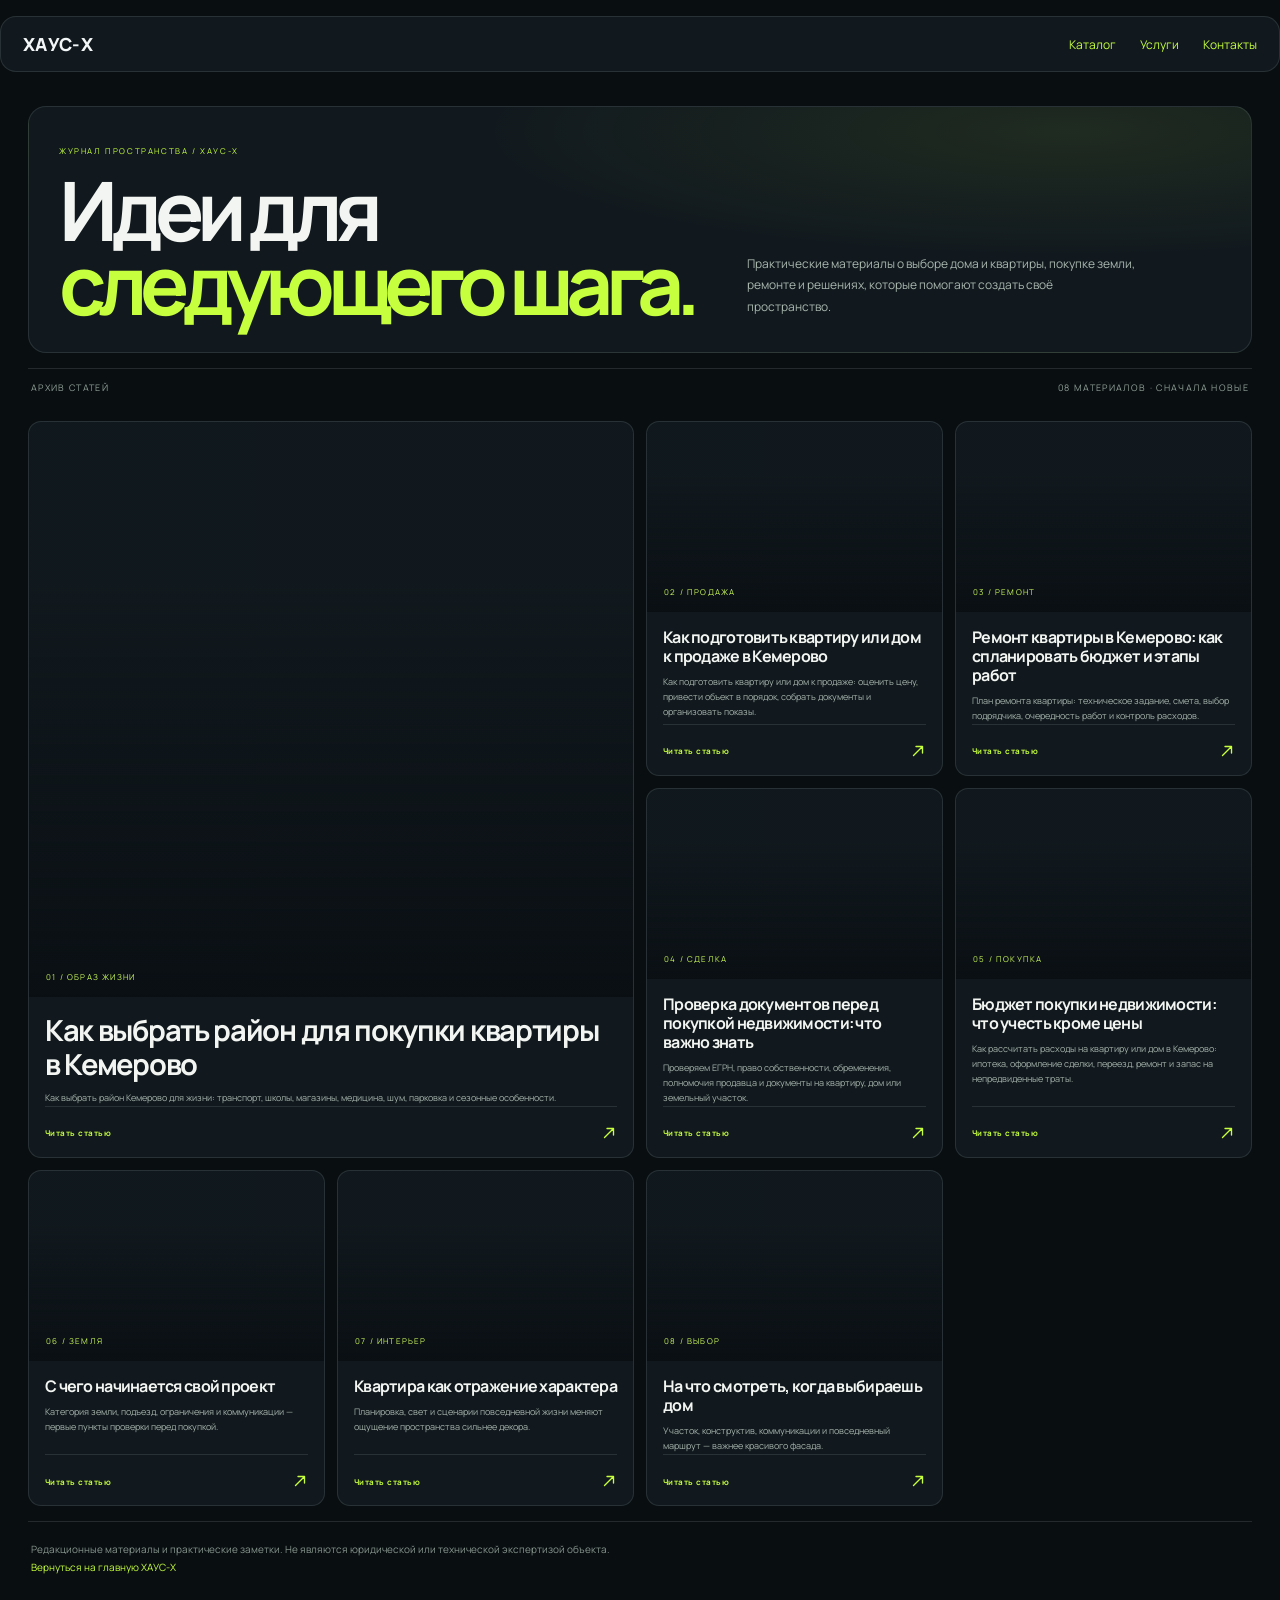
<file: journal/index.html>
<!doctype html><html lang="ru"><head><meta charset="utf-8"><meta name="viewport" content="width=device-width,initial-scale=1"><meta name="theme-color" content="#090e11"><meta name="description" content="Журнал ХАУС-X: статьи о покупке и продаже недвижимости, выборе дома и участка, ремонте и жизни в Кемерово и Кузбассе."><meta property="og:type" content="website"><meta property="og:locale" content="ru_RU"><meta property="og:site_name" content="ХАУС-X"><meta property="og:title" content="Журнал пространства — все статьи | ХАУС-X"><meta property="og:description" content="Все статьи ХАУС-X о недвижимости, выборе пространства, ремонте и сделках в Кемерово и Кузбассе."><meta property="og:url" content="https://redline142.github.io/house-x/journal/"><link rel="canonical" href="https://redline142.github.io/house-x/journal/"><title>Журнал пространства — все статьи | ХАУС-X</title><link rel="preconnect" href="https://fonts.googleapis.com"><link rel="preconnect" href="https://fonts.gstatic.com" crossorigin><link href="https://fonts.googleapis.com/css2?family=Manrope:wght@400;500;600;700;800&display=swap" rel="stylesheet"><style>
*{box-sizing:border-box}body{margin:0}.archive-page{min-height:100vh;background:#0b0e12;color:#edf2f4;font-family:Manrope,Arial,sans-serif}.archive-header{max-width:1160px;margin:auto;padding:24px 28px;display:flex;align-items:center;justify-content:space-between;border-bottom:1px solid #25313a}.archive-brand{font-weight:800;letter-spacing:.08em;color:#f4f7f8;text-decoration:none}.archive-nav{display:flex;gap:24px;flex-wrap:wrap}.archive-nav a{color:#c6ff3d;text-decoration:none;font-size:12px}.archive-main{max-width:1160px;margin:auto;padding:58px 28px 90px}.archive-kicker{font-size:10px;letter-spacing:.2em;color:#c6ff3d}.archive-heading{display:flex;align-items:end;justify-content:space-between;gap:24px;margin-bottom:38px}.archive-heading h1{font-size:clamp(48px,7vw,86px);line-height:.9;letter-spacing:-.085em;margin:18px 0 0}.archive-heading h1 em{font-style:normal;color:#c6ff3d}.archive-intro{max-width:310px;color:#98a7b0;font-size:13px;line-height:1.8;margin:0 0 4px}.archive-meta{display:flex;justify-content:space-between;align-items:center;border-top:1px solid #293740;padding:15px 0;margin-bottom:18px;color:#81909a;font-size:9px;letter-spacing:.15em}.archive-grid{display:grid;grid-template-columns:repeat(3,minmax(0,1fr));gap:16px}.archive-card{min-width:0;display:flex;flex-direction:column;background:#111820;border:1px solid #293740;color:inherit;text-decoration:none;transition:border-color .25s,transform .25s,background .25s}.archive-card:hover,.archive-card:focus-visible{border-color:#38d9ff;transform:translateY(-4px);background:#141e25;outline:none}.archive-image{height:210px;background-size:cover;background-position:center;position:relative;filter:saturate(.78)}.archive-image:after{content:"";position:absolute;inset:0;background:linear-gradient(0deg,rgba(7,13,18,.72),transparent 62%)}.archive-image span{position:absolute;z-index:1;left:17px;bottom:15px;color:#c6ff3d;font-size:9px;letter-spacing:.17em}.archive-card-body{display:flex;flex:1;flex-direction:column;padding:19px}.archive-card-body h2{font-size:clamp(18px,2vw,23px);line-height:1.12;letter-spacing:-.055em;margin:0 0 12px}.archive-card-body p{font-size:11px;line-height:1.75;color:#94a2ab;margin:0}.archive-read{display:flex;align-items:center;justify-content:space-between;margin-top:auto;padding-top:18px;border-top:1px solid #293740;color:#c6ff3d;font-size:9px;font-weight:700;letter-spacing:.06em}.archive-read svg{width:16px;height:16px;fill:none;stroke:currentColor;stroke-width:1.35;stroke-linecap:round;stroke-linejoin:round;transition:transform .2s}.archive-card:hover .archive-read svg{transform:translate(2px,-2px)}.archive-footer{margin-top:42px;padding-top:22px;border-top:1px solid #293740;color:#74838d;font-size:10px;line-height:1.8}.archive-footer a{color:#c6ff3d;text-decoration:none}@media(max-width:900px){.archive-grid{grid-template-columns:repeat(2,minmax(0,1fr))}.archive-heading{align-items:flex-start;flex-direction:column}.archive-intro{max-width:560px}}@media(max-width:600px){.archive-header{padding:18px 20px;align-items:flex-start;gap:16px;flex-direction:column}.archive-main{padding:38px 20px 65px}.archive-grid{grid-template-columns:1fr;gap:13px}.archive-image{height:220px}.archive-heading h1{font-size:56px}.archive-card-body h2{font-size:22px}}

/* Taste archive: asymmetrical Bento reading grid */
.archive-page{background:#090e11;color:#f2f5f1;font-family:Manrope,ui-sans-serif,system-ui,sans-serif}
.archive-header{max-width:1320px;margin:16px auto 0;padding:15px 22px;border:1px solid rgba(207,224,226,.12);border-radius:16px;background:#11191e}
.archive-brand{font-size:18px;letter-spacing:.02em}.archive-nav a{color:#c6ff3d}
.archive-main{max-width:1320px;padding:34px 28px 76px;display:grid;grid-template-columns:repeat(12,minmax(0,1fr));gap:15px}
.archive-heading{grid-column:1/-1;display:grid;grid-template-columns:7fr 5fr;align-items:end;gap:24px;margin:0;padding:30px;border:1px solid rgba(207,224,226,.12);border-radius:18px;background:radial-gradient(ellipse at 85% 10%,rgba(198,255,61,.08),transparent 40%),#11191e}
.archive-kicker{color:#c6ff3d;font-size:8px;letter-spacing:.2em}.archive-heading h1{font-size:clamp(48px,6.5vw,82px);letter-spacing:-.09em;line-height:.9;margin:15px 0 0}.archive-heading h1 em{color:#c6ff3d}.archive-intro{max-width:390px;color:#a9b6ae;font-size:12px;line-height:1.8}
.archive-meta{grid-column:1/-1;border:0;border-top:1px solid rgba(207,224,226,.13);padding:12px 3px;margin:0;color:#91a097}
.archive-grid{grid-column:1/-1;display:grid;grid-template-columns:repeat(4,minmax(0,1fr));grid-auto-rows:minmax(180px,auto);gap:12px}
.archive-card{min-width:0;overflow:hidden;border:1px solid rgba(207,224,226,.12);border-radius:13px;background:#11191e;transition:transform .6s cubic-bezier(.2,.75,.2,1),border-color .4s,background .4s}
.archive-card:hover,.archive-card:focus-visible{border-color:rgba(198,255,61,.45);transform:translateY(-4px);background:#152127;outline:none}
.archive-card:first-child{grid-column:span 2;grid-row:span 2;display:grid;grid-template-rows:1fr auto}
.archive-image{height:190px;filter:saturate(.82)}.archive-card:first-child .archive-image{height:100%;min-height:300px}
.archive-image:after{background:linear-gradient(0deg,rgba(7,13,18,.82),rgba(7,13,18,.04) 72%)}
.archive-image span{color:#c6ff3d;font-size:8px;letter-spacing:.15em}
.archive-card-body{padding:16px}.archive-card-body h2{font-size:16px;line-height:1.2;letter-spacing:-.045em;margin:0 0 9px}.archive-card:first-child .archive-card-body h2{font-size:clamp(21px,2.3vw,29px)}
.archive-card-body p{font-size:9px;line-height:1.65;color:#a5b2aa}.archive-read{border-color:rgba(207,224,226,.12);color:#c6ff3d;font-size:8px}
.archive-footer{grid-column:1/-1;margin-top:0;padding:18px 3px 0;border-color:rgba(207,224,226,.13);color:#87958d}.archive-footer a{color:#c6ff3d}
@media(max-width:1000px){.archive-grid{grid-template-columns:repeat(3,minmax(0,1fr))}.archive-card:first-child{grid-column:span 2;grid-row:span 2}}
@media(max-width:760px){.archive-header{margin:10px 12px 0;padding:14px 16px}.archive-main{padding:24px 14px 55px}.archive-heading{grid-template-columns:1fr;padding:22px;gap:12px}.archive-heading h1{font-size:54px}.archive-intro{max-width:560px;font-size:11px}.archive-grid{grid-template-columns:repeat(2,minmax(0,1fr))}.archive-card:first-child{grid-column:span 2;grid-row:auto;display:flex}.archive-card:first-child .archive-image{height:230px;min-height:230px}}
@media(max-width:520px){.archive-header{align-items:flex-start;flex-direction:column;gap:12px}.archive-main{padding:22px 12px 45px}.archive-heading h1{font-size:44px}.archive-grid{grid-template-columns:1fr}.archive-card:first-child{grid-column:1;grid-row:auto}.archive-image,.archive-card:first-child .archive-image{height:210px;min-height:210px}}

</style></head><body class="archive-page"><header class="archive-header"><a class="archive-brand" href="../">ХАУС-X</a><nav class="archive-nav"><a href="../#catalog">Каталог</a><a href="../#services">Услуги</a><a href="../#contacts">Контакты</a></nav></header><main class="archive-main"><div class="archive-heading"><div><span class="archive-kicker">ЖУРНАЛ ПРОСТРАНСТВА / ХАУС-X</span><h1>Идеи для<br><em>следующего шага.</em></h1></div><p class="archive-intro">Практические материалы о выборе дома и квартиры, покупке земли, ремонте и решениях, которые помогают создать своё пространство.</p></div><div class="archive-meta"><span>АРХИВ СТАТЕЙ</span><span>08 МАТЕРИАЛОВ · СНАЧАЛА НОВЫЕ</span></div><div class="archive-grid"><a class="archive-card" href="../articles/kak-vybrat-rayon-kvartiru-kemerovo.html"><div class="archive-image" style="background-image:url('https://images.unsplash.com/photo-1511818966892-d7d671e672a2?auto=format&fit=crop&w=1100&q=85')"><span>01 / ОБРАЗ ЖИЗНИ</span></div><div class="archive-card-body"><h2>Как выбрать район для покупки квартиры в Кемерово</h2><p>Как выбрать район Кемерово для жизни: транспорт, школы, магазины, медицина, шум, парковка и сезонные особенности.</p><span class="archive-read">Читать статью <svg viewBox="0 0 16 16" aria-hidden="true"><path d="M3.5 12.5 12.5 3.5 M6 3.5h6.5V10"/></svg></span></div></a><a class="archive-card" href="../articles/podgotovka-kvartiry-doma-k-prodazhe-kemerovo.html"><div class="archive-image" style="background-image:url('https://images.unsplash.com/photo-1600607687939-ce8a6c25118c?auto=format&fit=crop&w=1100&q=85')"><span>02 / ПРОДАЖА</span></div><div class="archive-card-body"><h2>Как подготовить квартиру или дом к продаже в Кемерово</h2><p>Как подготовить квартиру или дом к продаже: оценить цену, привести объект в порядок, собрать документы и организовать показы.</p><span class="archive-read">Читать статью <svg viewBox="0 0 16 16" aria-hidden="true"><path d="M3.5 12.5 12.5 3.5 M6 3.5h6.5V10"/></svg></span></div></a><a class="archive-card" href="../articles/remont-kvartiry-kemerovo-plan-smeta.html"><div class="archive-image" style="background-image:url('https://images.unsplash.com/photo-1621905251189-08b45d6a269e?auto=format&fit=crop&w=1100&q=85')"><span>03 / РЕМОНТ</span></div><div class="archive-card-body"><h2>Ремонт квартиры в Кемерово: как спланировать бюджет и этапы работ</h2><p>План ремонта квартиры: техническое задание, смета, выбор подрядчика, очередность работ и контроль расходов.</p><span class="archive-read">Читать статью <svg viewBox="0 0 16 16" aria-hidden="true"><path d="M3.5 12.5 12.5 3.5 M6 3.5h6.5V10"/></svg></span></div></a><a class="archive-card" href="../articles/proverka-dokumentov-pered-pokupkoy-nedvizhimosti.html"><div class="archive-image" style="background-image:url('https://images.unsplash.com/photo-1450101499163-c8848c66ca85?auto=format&fit=crop&w=1100&q=85')"><span>04 / СДЕЛКА</span></div><div class="archive-card-body"><h2>Проверка документов перед покупкой недвижимости: что важно знать</h2><p>Проверяем ЕГРН, право собственности, обременения, полномочия продавца и документы на квартиру, дом или земельный участок.</p><span class="archive-read">Читать статью <svg viewBox="0 0 16 16" aria-hidden="true"><path d="M3.5 12.5 12.5 3.5 M6 3.5h6.5V10"/></svg></span></div></a><a class="archive-card" href="../articles/byudzhet-pokupki-nedvizhimosti-kemerovo.html"><div class="archive-image" style="background-image:url('https://images.unsplash.com/photo-1560520653-9e0e4c89eb11?auto=format&fit=crop&w=1100&q=85')"><span>05 / ПОКУПКА</span></div><div class="archive-card-body"><h2>Бюджет покупки недвижимости: что учесть кроме цены</h2><p>Как рассчитать расходы на квартиру или дом в Кемерово: ипотека, оформление сделки, переезд, ремонт и запас на непредвиденные траты.</p><span class="archive-read">Читать статью <svg viewBox="0 0 16 16" aria-hidden="true"><path d="M3.5 12.5 12.5 3.5 M6 3.5h6.5V10"/></svg></span></div></a><a class="archive-card" href="../articles/s-chego-nachinaetsya-svoy-proekt.html"><div class="archive-image" style="background-image:url('https://images.unsplash.com/photo-1500382017468-9049fed747ef?auto=format&fit=crop&w=1100&q=85')"><span>06 / ЗЕМЛЯ</span></div><div class="archive-card-body"><h2>С чего начинается свой проект</h2><p>Категория земли, подъезд, ограничения и коммуникации — первые пункты проверки перед покупкой.</p><span class="archive-read">Читать статью <svg viewBox="0 0 16 16" aria-hidden="true"><path d="M3.5 12.5 12.5 3.5 M6 3.5h6.5V10"/></svg></span></div></a><a class="archive-card" href="../articles/kvartira-kak-otrazhenie-haraktera.html"><div class="archive-image" style="background-image:url('https://images.unsplash.com/photo-1600210492486-724fe5c67fb0?auto=format&fit=crop&w=1100&q=85')"><span>07 / ИНТЕРЬЕР</span></div><div class="archive-card-body"><h2>Квартира как отражение характера</h2><p>Планировка, свет и сценарии повседневной жизни меняют ощущение пространства сильнее декора.</p><span class="archive-read">Читать статью <svg viewBox="0 0 16 16" aria-hidden="true"><path d="M3.5 12.5 12.5 3.5 M6 3.5h6.5V10"/></svg></span></div></a><a class="archive-card" href="../articles/na-chto-smotret-pri-vybore-doma.html"><div class="archive-image" style="background-image:url('https://images.unsplash.com/photo-1600585154340-be6161a56a0c?auto=format&fit=crop&w=1100&q=85')"><span>08 / ВЫБОР</span></div><div class="archive-card-body"><h2>На что смотреть, когда выбираешь дом</h2><p>Участок, конструктив, коммуникации и повседневный маршрут — важнее красивого фасада.</p><span class="archive-read">Читать статью <svg viewBox="0 0 16 16" aria-hidden="true"><path d="M3.5 12.5 12.5 3.5 M6 3.5h6.5V10"/></svg></span></div></a></div><div class="archive-footer">Редакционные материалы и практические заметки. Не являются юридической или технической экспертизой объекта.<br><a href="../">Вернуться на главную ХАУС-X</a></div></main></body></html>
</file>
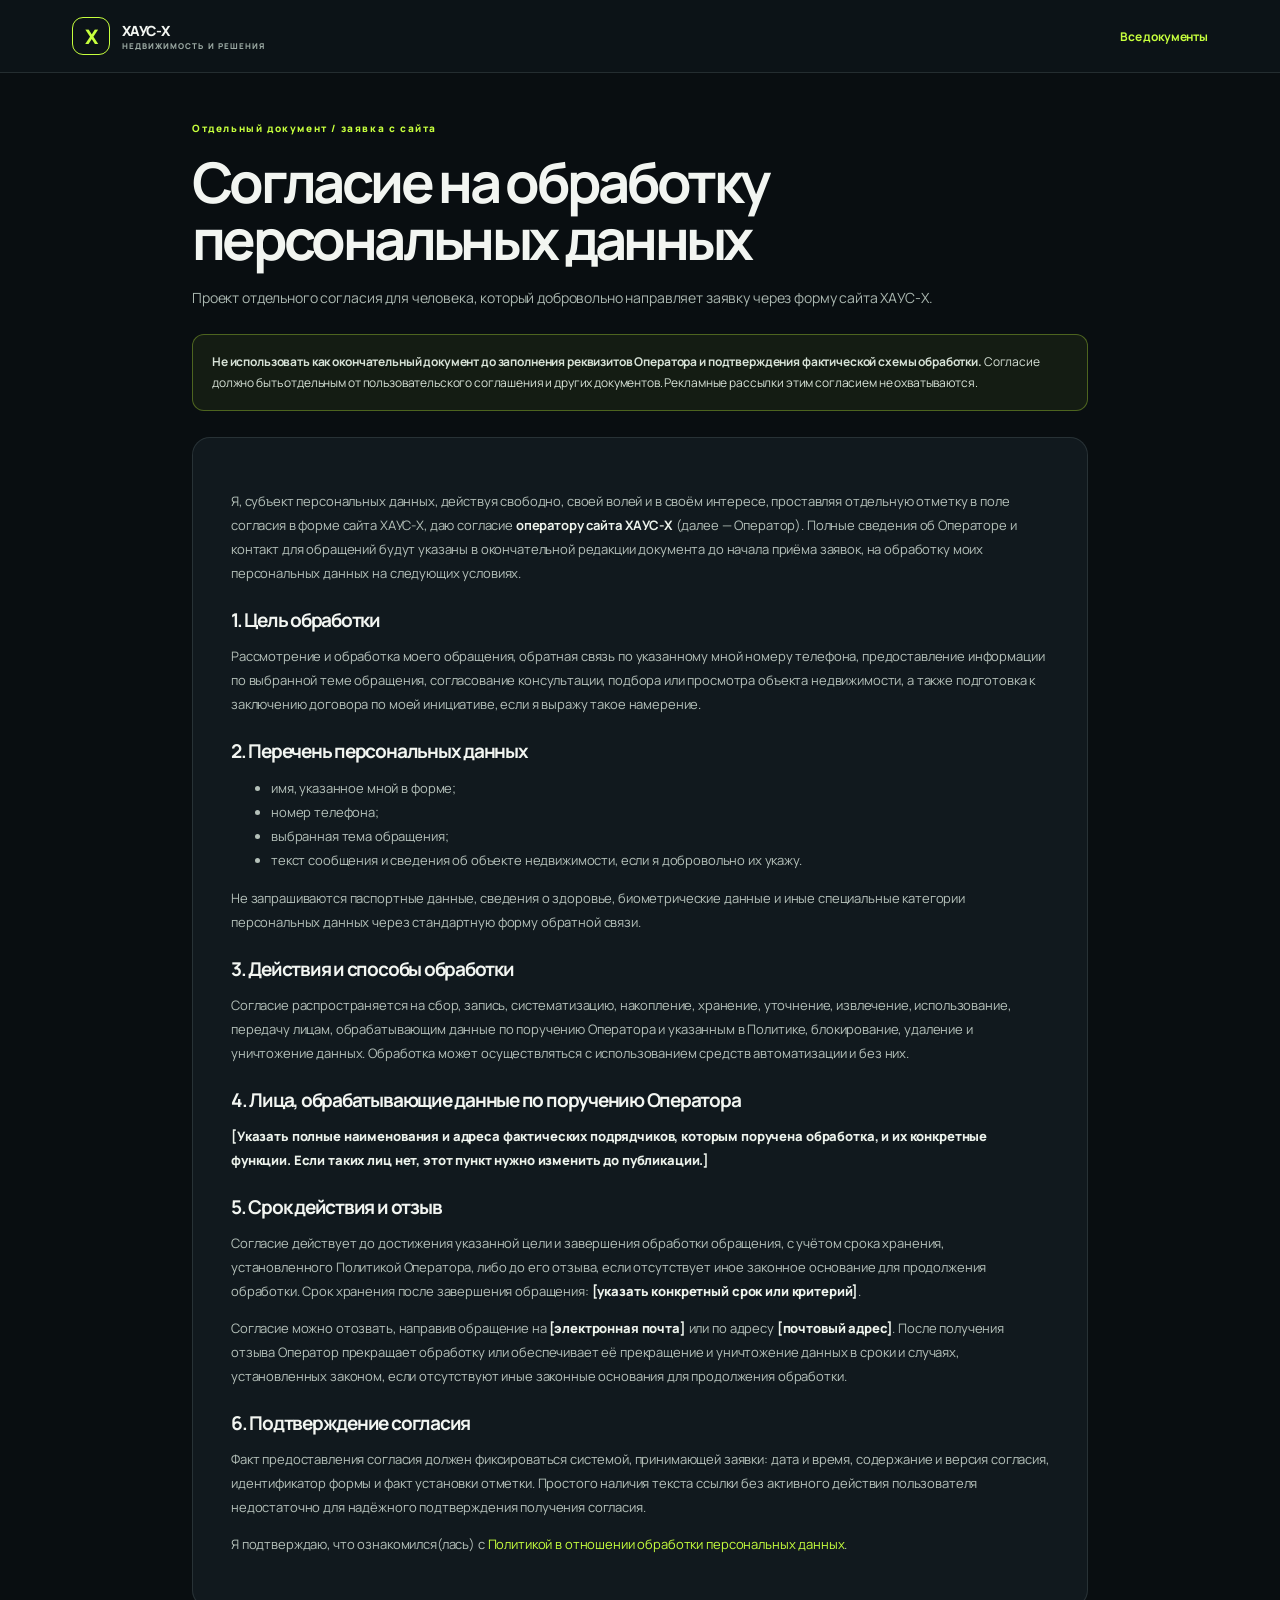
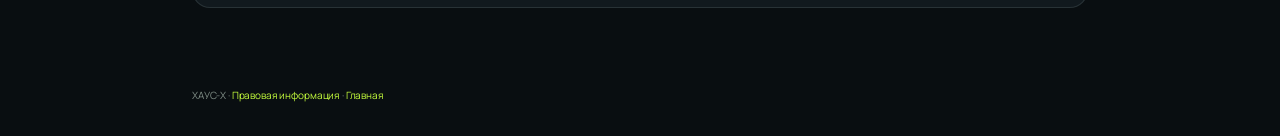
<file: consent.html>
<!doctype html>
<html lang="ru">
<head>
<meta charset="utf-8"><meta name="viewport" content="width=device-width,initial-scale=1">
<meta name="robots" content="noindex,nofollow">
<meta name="description" content="Проект отдельного согласия на обработку персональных данных для обращений на сайте ХАУС-X.">
<title>Согласие на обработку персональных данных | ХАУС-X</title>
<link rel="preconnect" href="https://fonts.googleapis.com"><link rel="preconnect" href="https://fonts.gstatic.com" crossorigin>
<link href="https://fonts.googleapis.com/css2?family=Manrope:wght@400;500;600;700;800&display=swap" rel="stylesheet">
<link rel="stylesheet" href="styles.css?v=20261126-liquid-glass">
<style>
body{background:#090e11!important;color:#f2f5f1!important;font-family:Manrope,system-ui,sans-serif!important}.legal-header{background:#0c1317;border-bottom:1px solid rgba(207,224,226,.12)}.legal-header-inner{max-width:1180px;min-height:72px;margin:auto;padding:0 22px;display:flex;align-items:center;justify-content:space-between;gap:18px}.legal-brand{display:flex;align-items:center;gap:12px;color:#f2f5f1;text-decoration:none;font-weight:800;letter-spacing:-.06em}.legal-brand-mark{display:grid;place-items:center;width:38px;height:38px;border:1px solid #c6ff3d;border-radius:11px;color:#c6ff3d;font-size:20px}.legal-brand small{display:block;color:#9aa8a2;font-size:8px;letter-spacing:.13em}.legal-back{color:#c6ff3d;text-decoration:none;font-size:12px;font-weight:700}.legal-main{max-width:940px;margin:auto;padding:48px 22px 80px}.legal-eyebrow{color:#c6ff3d;font-size:10px;font-weight:800;letter-spacing:.16em}.legal-main h1{font-size:clamp(34px,5vw,56px);line-height:1.02;letter-spacing:-.065em;margin:18px 0}.legal-lead{color:#aab7b0;font-size:14px;line-height:1.8}.legal-draft{margin:24px 0;padding:17px 19px;border:1px solid rgba(198,255,61,.32);border-radius:12px;background:rgba(198,255,61,.06);color:#d8e3d8;font-size:12px;line-height:1.7}.legal-content{margin-top:26px;padding:clamp(20px,4vw,38px);border:1px solid rgba(207,224,226,.12);border-radius:18px;background:#11191e}.legal-content p,.legal-content li{color:#b5c1ba;font-size:13px;line-height:1.85}.legal-content h2{font-size:19px;margin:26px 0 10px}.legal-content h2:first-child{margin-top:0}.legal-content a{color:#c6ff3d}.legal-content strong{color:#edf3ec}.legal-placeholder{color:#c6ff3d;font-weight:800}.legal-footer{max-width:940px;margin:auto;padding:0 22px 34px;color:#7f8d86;font-size:10px}@media(max-width:600px){.legal-header-inner{padding:0 15px}.legal-main{padding:30px 14px 55px}.legal-content{padding:20px 17px}.legal-main h1{font-size:36px}}
</style>
</head>
<body>
<header class="legal-header"><div class="legal-header-inner"><a class="legal-brand" href="index.html"><span class="legal-brand-mark">Х</span><span>ХАУС-X<small>НЕДВИЖИМОСТЬ И РЕШЕНИЯ</small></span></a><a class="legal-back" href="legal.html">Все документы</a></div></header>
<main class="legal-main">
<div class="legal-eyebrow">Отдельный документ / заявка с сайта</div>
<h1>Согласие на обработку персональных данных</h1>
<p class="legal-lead">Проект отдельного согласия для человека, который добровольно направляет заявку через форму сайта ХАУС-X.</p>
<div class="legal-draft"><strong>Не использовать как окончательный документ до заполнения реквизитов Оператора и подтверждения фактической схемы обработки.</strong> Согласие должно быть отдельным от пользовательского соглашения и других документов. Рекламные рассылки этим согласием не охватываются.</div>
<article class="legal-content">
<p>Я, субъект персональных данных, действуя свободно, своей волей и в своём интересе, проставляя отдельную отметку в поле согласия в форме сайта ХАУС-X, даю согласие <strong>оператору сайта ХАУС-X</strong> (далее — Оператор). Полные сведения об Операторе и контакт для обращений будут указаны в окончательной редакции документа до начала приёма заявок, на обработку моих персональных данных на следующих условиях.</p>
<h2>1. Цель обработки</h2>
<p>Рассмотрение и обработка моего обращения, обратная связь по указанному мной номеру телефона, предоставление информации по выбранной теме обращения, согласование консультации, подбора или просмотра объекта недвижимости, а также подготовка к заключению договора по моей инициативе, если я выражу такое намерение.</p>
<h2>2. Перечень персональных данных</h2>
<ul><li>имя, указанное мной в форме;</li><li>номер телефона;</li><li>выбранная тема обращения;</li><li>текст сообщения и сведения об объекте недвижимости, если я добровольно их укажу.</li></ul>
<p>Не запрашиваются паспортные данные, сведения о здоровье, биометрические данные и иные специальные категории персональных данных через стандартную форму обратной связи.</p>
<h2>3. Действия и способы обработки</h2>
<p>Согласие распространяется на сбор, запись, систематизацию, накопление, хранение, уточнение, извлечение, использование, передачу лицам, обрабатывающим данные по поручению Оператора и указанным в Политике, блокирование, удаление и уничтожение данных. Обработка может осуществляться с использованием средств автоматизации и без них.</p>
<h2>4. Лица, обрабатывающие данные по поручению Оператора</h2>
<p><strong class="legal-placeholder">[Указать полные наименования и адреса фактических подрядчиков, которым поручена обработка, и их конкретные функции. Если таких лиц нет, этот пункт нужно изменить до публикации.]</strong></p>
<h2>5. Срок действия и отзыв</h2>
<p>Согласие действует до достижения указанной цели и завершения обработки обращения, с учётом срока хранения, установленного Политикой Оператора, либо до его отзыва, если отсутствует иное законное основание для продолжения обработки. Срок хранения после завершения обращения: <strong class="legal-placeholder">[указать конкретный срок или критерий]</strong>.</p>
<p>Согласие можно отозвать, направив обращение на <strong class="legal-placeholder">[электронная почта]</strong> или по адресу <strong class="legal-placeholder">[почтовый адрес]</strong>. После получения отзыва Оператор прекращает обработку или обеспечивает её прекращение и уничтожение данных в сроки и случаях, установленных законом, если отсутствуют иные законные основания для продолжения обработки.</p>
<h2>6. Подтверждение согласия</h2>
<p>Факт предоставления согласия должен фиксироваться системой, принимающей заявки: дата и время, содержание и версия согласия, идентификатор формы и факт установки отметки. Простого наличия текста ссылки без активного действия пользователя недостаточно для надёжного подтверждения получения согласия.</p>
<p>Я подтверждаю, что ознакомился(лась) с <a href="privacy.html">Политикой в отношении обработки персональных данных</a>.</p>
</article>
</main>
<footer class="legal-footer">ХАУС-X · <a href="legal.html" style="color:#c6ff3d">Правовая информация</a> · <a href="index.html" style="color:#c6ff3d">Главная</a></footer>
</body></html>
</file>
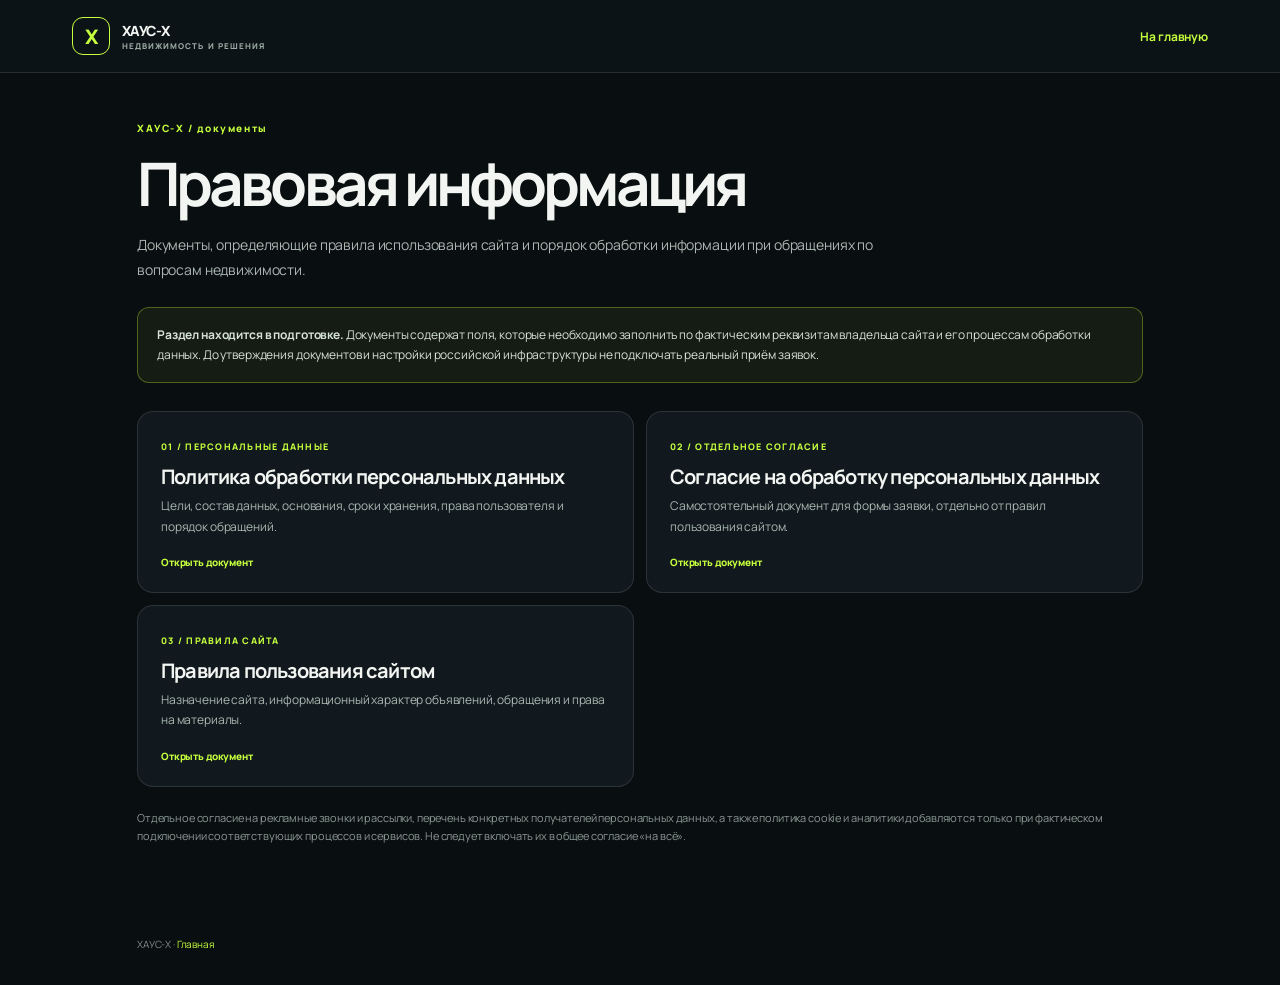
<file: legal.html>
<!doctype html>
<html lang="ru">
<head>
<meta charset="utf-8"><meta name="viewport" content="width=device-width,initial-scale=1">
<meta name="robots" content="noindex,nofollow">
<meta name="description" content="Правовая информация и документы сайта ХАУС-X.">
<title>Правовая информация | ХАУС-X</title>
<link rel="preconnect" href="https://fonts.googleapis.com"><link rel="preconnect" href="https://fonts.gstatic.com" crossorigin>
<link href="https://fonts.googleapis.com/css2?family=Manrope:wght@400;500;600;700;800&display=swap" rel="stylesheet">
<link rel="stylesheet" href="styles.css?v=20261126-liquid-glass">
<style>
body{background:#090e11!important;color:#f2f5f1!important;font-family:Manrope,system-ui,sans-serif!important}.legal-header{background:#0c1317;border-bottom:1px solid rgba(207,224,226,.12)}.legal-header-inner{max-width:1180px;min-height:72px;margin:auto;padding:0 22px;display:flex;align-items:center;justify-content:space-between;gap:18px}.legal-brand{display:flex;align-items:center;gap:12px;color:#f2f5f1;text-decoration:none;font-weight:800;letter-spacing:-.06em}.legal-brand-mark{display:grid;place-items:center;width:38px;height:38px;border:1px solid #c6ff3d;border-radius:11px;color:#c6ff3d;font-size:20px}.legal-brand small{display:block;color:#9aa8a2;font-size:8px;letter-spacing:.13em}.legal-back{color:#c6ff3d;text-decoration:none;font-size:12px;font-weight:700}.legal-main{max-width:1050px;margin:auto;padding:48px 22px 80px}.legal-eyebrow{color:#c6ff3d;font-size:10px;font-weight:800;letter-spacing:.16em}.legal-main h1{font-size:clamp(38px,5vw,60px);line-height:1.02;letter-spacing:-.065em;margin:18px 0}.legal-lead{color:#aab7b0;font-size:14px;line-height:1.8;max-width:740px}.legal-draft{margin:24px 0;padding:17px 19px;border:1px solid rgba(198,255,61,.32);border-radius:12px;background:rgba(198,255,61,.06);color:#d8e3d8;font-size:12px;line-height:1.7}.legal-grid{display:grid;grid-template-columns:repeat(2,minmax(0,1fr));gap:12px;margin-top:28px}.legal-card{display:block;padding:23px;border:1px solid rgba(207,224,226,.13);border-radius:16px;background:#11191e;color:#f2f5f1;text-decoration:none;transition:transform .3s,border-color .3s}.legal-card:hover{transform:translateY(-3px);border-color:rgba(198,255,61,.45)}.legal-card small{color:#c6ff3d;font-size:9px;letter-spacing:.14em;font-weight:800}.legal-card h2{margin:13px 0 8px;font-size:20px;letter-spacing:-.04em}.legal-card p{margin:0;color:#aab7b0;font-size:12px;line-height:1.7}.legal-card .legal-open{display:block;margin-top:18px;color:#c6ff3d;font-size:10px;font-weight:800}.legal-note{margin-top:22px;color:#8b9992;font-size:11px;line-height:1.7}.legal-footer{max-width:1050px;margin:auto;padding:0 22px 34px;color:#7f8d86;font-size:10px}@media(max-width:650px){.legal-header-inner{padding:0 15px}.legal-main{padding:30px 14px 55px}.legal-grid{grid-template-columns:1fr}.legal-card{padding:19px}}
</style>
</head>
<body>
<header class="legal-header"><div class="legal-header-inner"><a class="legal-brand" href="index.html"><span class="legal-brand-mark">Х</span><span>ХАУС-X<small>НЕДВИЖИМОСТЬ И РЕШЕНИЯ</small></span></a><a class="legal-back" href="index.html">На главную</a></div></header>
<main class="legal-main">
<div class="legal-eyebrow">ХАУС-X / документы</div>
<h1>Правовая информация</h1>
<p class="legal-lead">Документы, определяющие правила использования сайта и порядок обработки информации при обращениях по вопросам недвижимости.</p>
<div class="legal-draft"><strong>Раздел находится в подготовке.</strong> Документы содержат поля, которые необходимо заполнить по фактическим реквизитам владельца сайта и его процессам обработки данных. До утверждения документов и настройки российской инфраструктуры не подключать реальный приём заявок.</div>
<div class="legal-grid">
<a class="legal-card" href="privacy.html"><small>01 / ПЕРСОНАЛЬНЫЕ ДАННЫЕ</small><h2>Политика обработки персональных данных</h2><p>Цели, состав данных, основания, сроки хранения, права пользователя и порядок обращений.</p><span class="legal-open">Открыть документ</span></a>
<a class="legal-card" href="consent.html"><small>02 / ОТДЕЛЬНОЕ СОГЛАСИЕ</small><h2>Согласие на обработку персональных данных</h2><p>Самостоятельный документ для формы заявки, отдельно от правил пользования сайтом.</p><span class="legal-open">Открыть документ</span></a>
<a class="legal-card" href="terms.html"><small>03 / ПРАВИЛА САЙТА</small><h2>Правила пользования сайтом</h2><p>Назначение сайта, информационный характер объявлений, обращения и права на материалы.</p><span class="legal-open">Открыть документ</span></a>
</div>
<p class="legal-note">Отдельное согласие на рекламные звонки и рассылки, перечень конкретных получателей персональных данных, а также политика cookie и аналитики добавляются только при фактическом подключении соответствующих процессов и сервисов. Не следует включать их в общее согласие «на всё».</p>
</main>
<footer class="legal-footer">ХАУС-X · <a href="index.html" style="color:#c6ff3d">Главная</a></footer>
</body></html>
</file>
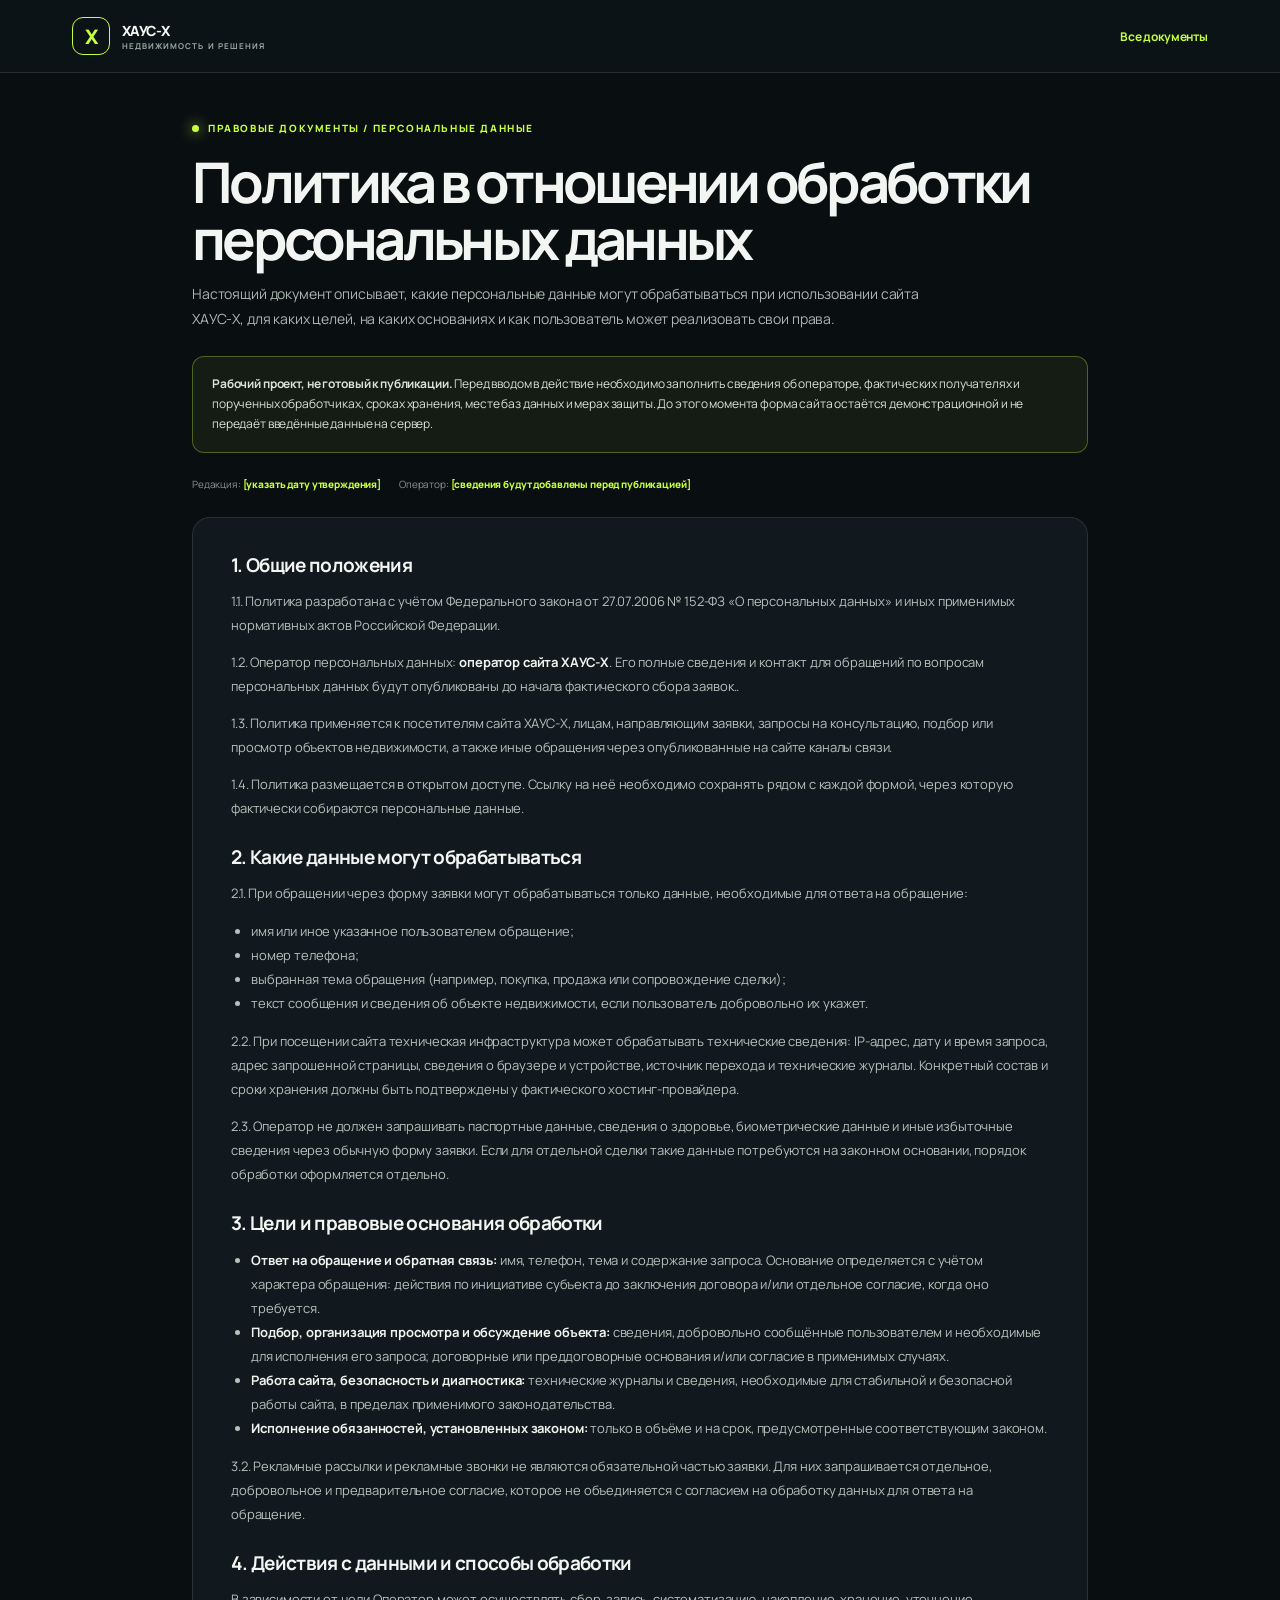
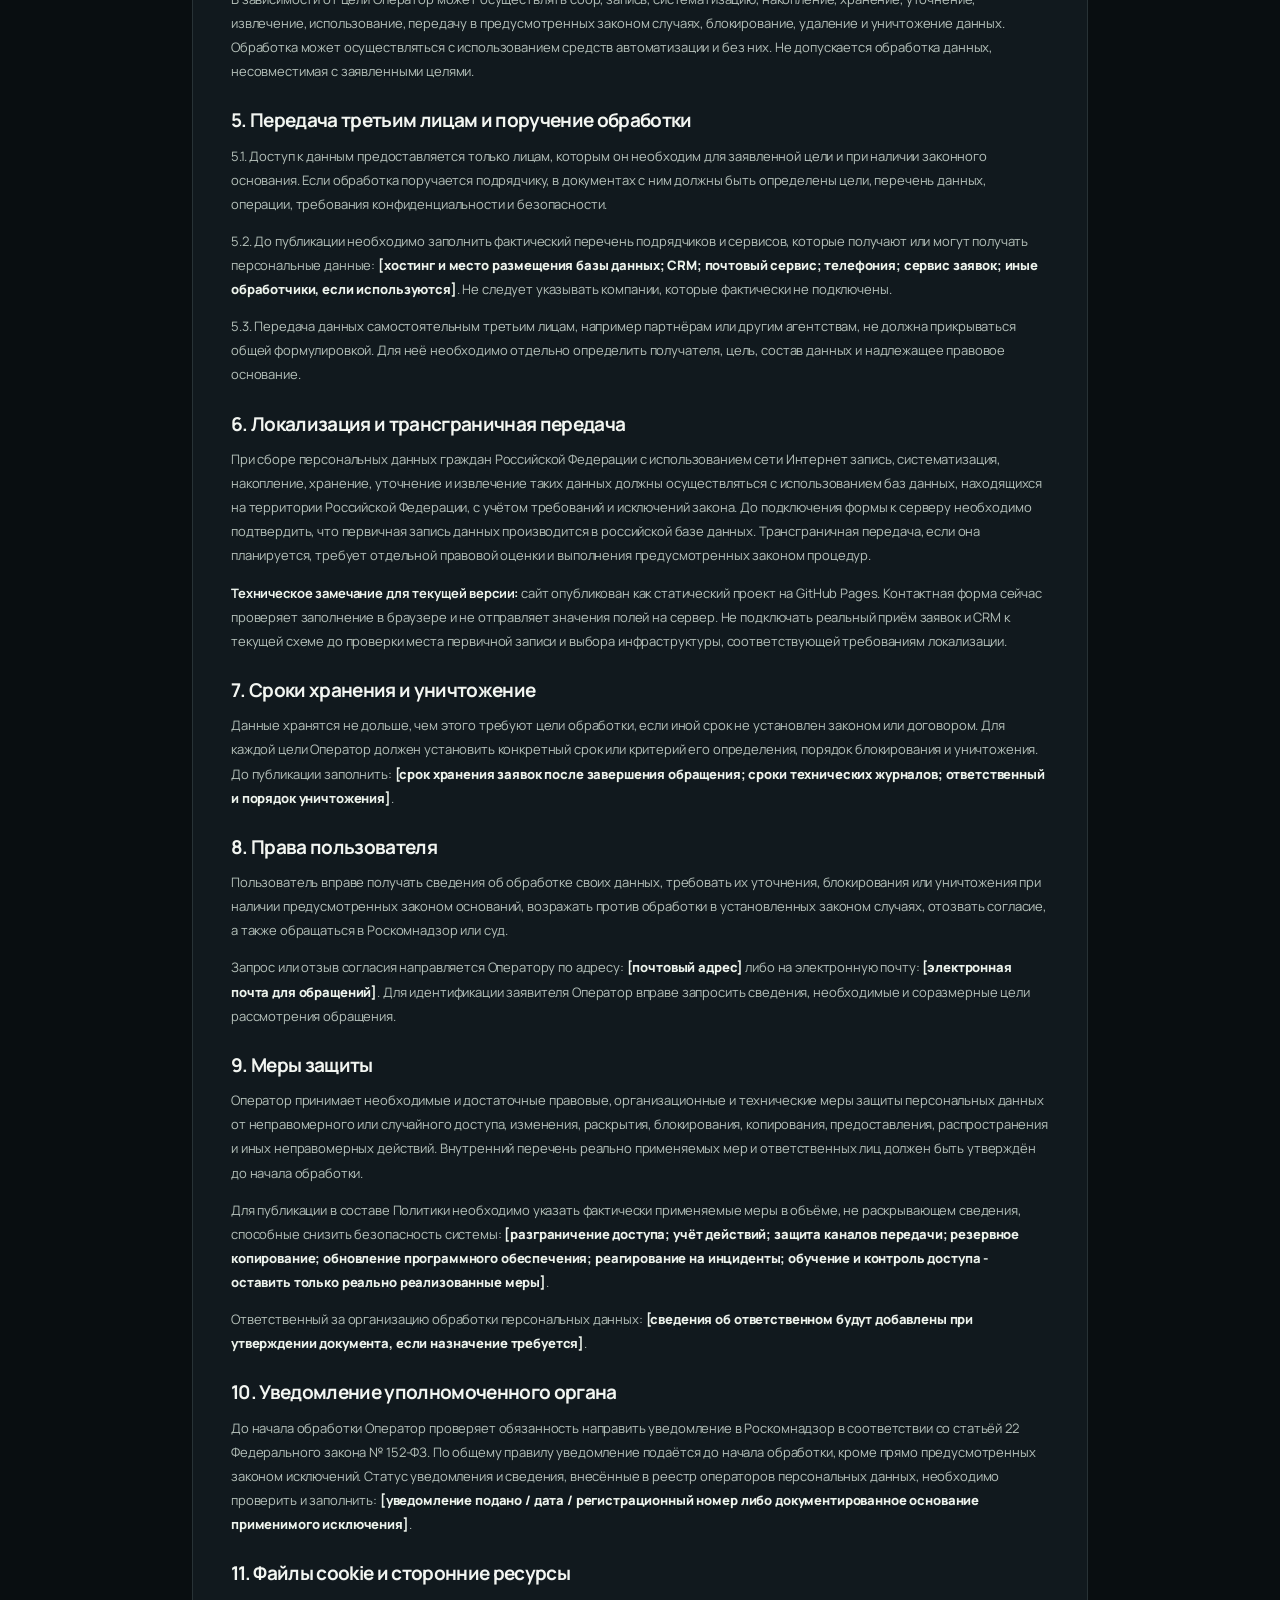
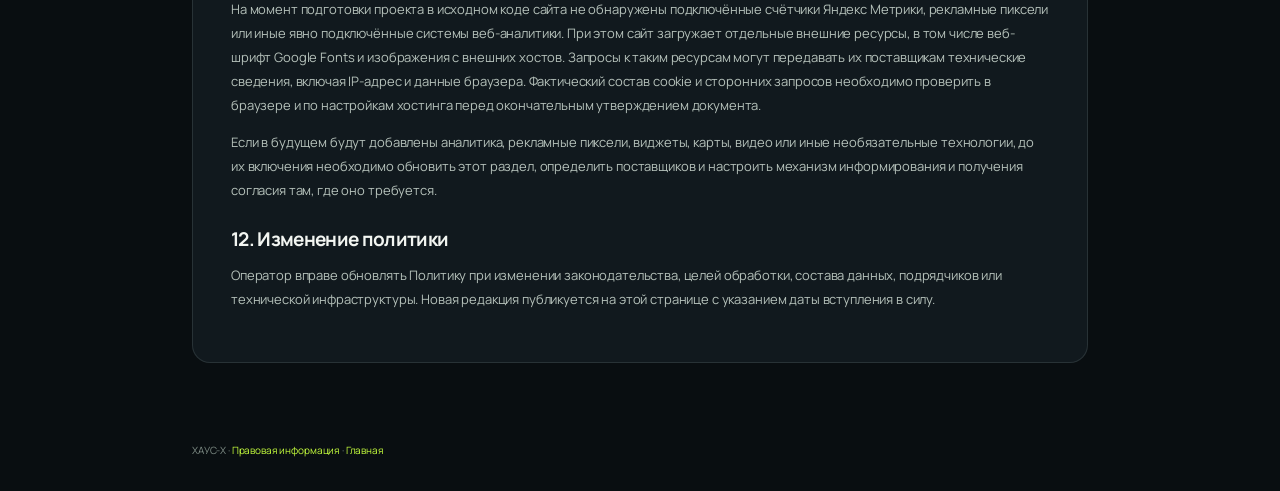
<file: privacy.html>
<!doctype html>
<html lang="ru">
<head>
<meta charset="utf-8"><meta name="viewport" content="width=device-width,initial-scale=1">
<meta name="robots" content="noindex,nofollow">
<meta name="description" content="Проект политики обработки персональных данных сайта ХАУС-X.">
<title>Политика обработки персональных данных | ХАУС-X</title>
<link rel="preconnect" href="https://fonts.googleapis.com"><link rel="preconnect" href="https://fonts.gstatic.com" crossorigin>
<link href="https://fonts.googleapis.com/css2?family=Manrope:wght@400;500;600;700;800&display=swap" rel="stylesheet">
<link rel="stylesheet" href="styles.css?v=20261126-liquid-glass">
<style>
body{background:#090e11!important;color:#f2f5f1!important;font-family:Manrope,system-ui,sans-serif!important}
.legal-header{position:relative;background:#0c1317;border-bottom:1px solid rgba(207,224,226,.12)}
.legal-header-inner{max-width:1180px;min-height:72px;margin:auto;padding:0 22px;display:flex;align-items:center;justify-content:space-between;gap:18px}
.legal-brand{display:flex;align-items:center;gap:12px;color:#f2f5f1;text-decoration:none;font-weight:800;letter-spacing:-.06em}.legal-brand-mark{display:grid;place-items:center;width:38px;height:38px;border:1px solid #c6ff3d;border-radius:11px;color:#c6ff3d;font-size:20px}.legal-brand small{display:block;color:#9aa8a2;font-size:8px;letter-spacing:.13em;font-weight:700}
.legal-back{color:#c6ff3d;text-decoration:none;font-size:12px;font-weight:700}
.legal-main{max-width:940px;margin:0 auto;padding:48px 22px 80px}
.legal-eyebrow{display:flex;align-items:center;gap:9px;color:#c6ff3d;font-size:10px;font-weight:800;letter-spacing:.16em;text-transform:uppercase}
.legal-eyebrow:before{content:"";width:7px;height:7px;border-radius:50%;background:#c6ff3d;box-shadow:0 0 14px #c6ff3d}
.legal-main h1{margin:18px 0 14px;font-size:clamp(34px,5vw,56px);line-height:1.02;letter-spacing:-.065em}
.legal-lead{color:#aab7b0;font-size:14px;line-height:1.8;max-width:760px}
.legal-draft{margin:24px 0;padding:17px 19px;border:1px solid rgba(198,255,61,.32);border-radius:12px;background:rgba(198,255,61,.06);color:#d8e3d8;font-size:12px;line-height:1.7}
.legal-content{margin-top:26px;padding:clamp(20px,4vw,38px);border:1px solid rgba(207,224,226,.12);border-radius:18px;background:#11191e}
.legal-content h2{margin:28px 0 10px;color:#f2f5f1;font-size:19px;letter-spacing:-.035em}.legal-content h2:first-child{margin-top:0}
.legal-content p,.legal-content li{color:#b5c1ba;font-size:13px;line-height:1.85}
.legal-content ul{padding-left:20px}.legal-content a{color:#c6ff3d;text-decoration:underline;text-underline-offset:3px}
.legal-content strong{color:#edf3ec}
.legal-placeholder{color:#c6ff3d;font-weight:800}
.legal-meta{display:flex;flex-wrap:wrap;gap:8px 18px;margin-top:18px;color:#87968e;font-size:10px}
.legal-footer{max-width:940px;margin:auto;padding:0 22px 34px;color:#7f8d86;font-size:10px}
@media(max-width:600px){.legal-header-inner{padding:0 15px}.legal-main{padding:30px 14px 55px}.legal-content{padding:20px 17px}.legal-main h1{font-size:36px}}
</style>
</head>
<body>
<header class="legal-header"><div class="legal-header-inner"><a class="legal-brand" href="index.html"><span class="legal-brand-mark">Х</span><span>ХАУС-X<small>НЕДВИЖИМОСТЬ И РЕШЕНИЯ</small></span></a><a class="legal-back" href="legal.html">Все документы</a></div></header>
<main class="legal-main">
<div class="legal-eyebrow">Правовые документы / персональные данные</div>
<h1>Политика в отношении обработки персональных данных</h1>
<p class="legal-lead">Настоящий документ описывает, какие персональные данные могут обрабатываться при использовании сайта ХАУС-X, для каких целей, на каких основаниях и как пользователь может реализовать свои права.</p>
<div class="legal-draft"><strong>Рабочий проект, не готовый к публикации.</strong> Перед вводом в действие необходимо заполнить сведения об операторе, фактических получателях и порученных обработчиках, сроках хранения, месте баз данных и мерах защиты. До этого момента форма сайта остаётся демонстрационной и не передаёт введённые данные на сервер.</div>
<div class="legal-meta"><span>Редакция: <span class="legal-placeholder">[указать дату утверждения]</span></span><span>Оператор: <span class="legal-placeholder">[сведения будут добавлены перед публикацией]</span></span></div>
<article class="legal-content">
<h2>1. Общие положения</h2>
<p>1.1. Политика разработана с учётом Федерального закона от 27.07.2006 № 152-ФЗ «О персональных данных» и иных применимых нормативных актов Российской Федерации.</p>
<p>1.2. Оператор персональных данных: <strong>оператор сайта ХАУС-X</strong>. Его полные сведения и контакт для обращений по вопросам персональных данных будут опубликованы до начала фактического сбора заявок..</p>
<p>1.3. Политика применяется к посетителям сайта ХАУС-X, лицам, направляющим заявки, запросы на консультацию, подбор или просмотр объектов недвижимости, а также иные обращения через опубликованные на сайте каналы связи.</p>
<p>1.4. Политика размещается в открытом доступе. Ссылку на неё необходимо сохранять рядом с каждой формой, через которую фактически собираются персональные данные.</p>

<h2>2. Какие данные могут обрабатываться</h2>
<p>2.1. При обращении через форму заявки могут обрабатываться только данные, необходимые для ответа на обращение:</p>
<ul><li>имя или иное указанное пользователем обращение;</li><li>номер телефона;</li><li>выбранная тема обращения (например, покупка, продажа или сопровождение сделки);</li><li>текст сообщения и сведения об объекте недвижимости, если пользователь добровольно их укажет.</li></ul>
<p>2.2. При посещении сайта техническая инфраструктура может обрабатывать технические сведения: IP-адрес, дату и время запроса, адрес запрошенной страницы, сведения о браузере и устройстве, источник перехода и технические журналы. Конкретный состав и сроки хранения должны быть подтверждены у фактического хостинг-провайдера.</p>
<p>2.3. Оператор не должен запрашивать паспортные данные, сведения о здоровье, биометрические данные и иные избыточные сведения через обычную форму заявки. Если для отдельной сделки такие данные потребуются на законном основании, порядок обработки оформляется отдельно.</p>

<h2>3. Цели и правовые основания обработки</h2>
<ul>
<li><strong>Ответ на обращение и обратная связь:</strong> имя, телефон, тема и содержание запроса. Основание определяется с учётом характера обращения: действия по инициативе субъекта до заключения договора и/или отдельное согласие, когда оно требуется.</li>
<li><strong>Подбор, организация просмотра и обсуждение объекта:</strong> сведения, добровольно сообщённые пользователем и необходимые для исполнения его запроса; договорные или преддоговорные основания и/или согласие в применимых случаях.</li>
<li><strong>Работа сайта, безопасность и диагностика:</strong> технические журналы и сведения, необходимые для стабильной и безопасной работы сайта, в пределах применимого законодательства.</li>
<li><strong>Исполнение обязанностей, установленных законом:</strong> только в объёме и на срок, предусмотренные соответствующим законом.</li>
</ul>
<p>3.2. Рекламные рассылки и рекламные звонки не являются обязательной частью заявки. Для них запрашивается отдельное, добровольное и предварительное согласие, которое не объединяется с согласием на обработку данных для ответа на обращение.</p>

<h2>4. Действия с данными и способы обработки</h2>
<p>В зависимости от цели Оператор может осуществлять сбор, запись, систематизацию, накопление, хранение, уточнение, извлечение, использование, передачу в предусмотренных законом случаях, блокирование, удаление и уничтожение данных. Обработка может осуществляться с использованием средств автоматизации и без них. Не допускается обработка данных, несовместимая с заявленными целями.</p>

<h2>5. Передача третьим лицам и поручение обработки</h2>
<p>5.1. Доступ к данным предоставляется только лицам, которым он необходим для заявленной цели и при наличии законного основания. Если обработка поручается подрядчику, в документах с ним должны быть определены цели, перечень данных, операции, требования конфиденциальности и безопасности.</p>
<p>5.2. До публикации необходимо заполнить фактический перечень подрядчиков и сервисов, которые получают или могут получать персональные данные: <strong class="legal-placeholder">[хостинг и место размещения базы данных; CRM; почтовый сервис; телефония; сервис заявок; иные обработчики, если используются]</strong>. Не следует указывать компании, которые фактически не подключены.</p>
<p>5.3. Передача данных самостоятельным третьим лицам, например партнёрам или другим агентствам, не должна прикрываться общей формулировкой. Для неё необходимо отдельно определить получателя, цель, состав данных и надлежащее правовое основание.</p>

<h2>6. Локализация и трансграничная передача</h2>
<p>При сборе персональных данных граждан Российской Федерации с использованием сети Интернет запись, систематизация, накопление, хранение, уточнение и извлечение таких данных должны осуществляться с использованием баз данных, находящихся на территории Российской Федерации, с учётом требований и исключений закона. До подключения формы к серверу необходимо подтвердить, что первичная запись данных производится в российской базе данных. Трансграничная передача, если она планируется, требует отдельной правовой оценки и выполнения предусмотренных законом процедур.</p>
<p><strong>Техническое замечание для текущей версии:</strong> сайт опубликован как статический проект на GitHub Pages. Контактная форма сейчас проверяет заполнение в браузере и не отправляет значения полей на сервер. Не подключать реальный приём заявок и CRM к текущей схеме до проверки места первичной записи и выбора инфраструктуры, соответствующей требованиям локализации.</p>

<h2>7. Сроки хранения и уничтожение</h2>
<p>Данные хранятся не дольше, чем этого требуют цели обработки, если иной срок не установлен законом или договором. Для каждой цели Оператор должен установить конкретный срок или критерий его определения, порядок блокирования и уничтожения. До публикации заполнить: <strong class="legal-placeholder">[срок хранения заявок после завершения обращения; сроки технических журналов; ответственный и порядок уничтожения]</strong>.</p>

<h2>8. Права пользователя</h2>
<p>Пользователь вправе получать сведения об обработке своих данных, требовать их уточнения, блокирования или уничтожения при наличии предусмотренных законом оснований, возражать против обработки в установленных законом случаях, отозвать согласие, а также обращаться в Роскомнадзор или суд.</p>
<p>Запрос или отзыв согласия направляется Оператору по адресу: <strong class="legal-placeholder">[почтовый адрес]</strong> либо на электронную почту: <strong class="legal-placeholder">[электронная почта для обращений]</strong>. Для идентификации заявителя Оператор вправе запросить сведения, необходимые и соразмерные цели рассмотрения обращения.</p>

<h2>9. Меры защиты</h2>
<p>Оператор принимает необходимые и достаточные правовые, организационные и технические меры защиты персональных данных от неправомерного или случайного доступа, изменения, раскрытия, блокирования, копирования, предоставления, распространения и иных неправомерных действий. Внутренний перечень реально применяемых мер и ответственных лиц должен быть утверждён до начала обработки.</p>
<p>Для публикации в составе Политики необходимо указать фактически применяемые меры в объёме, не раскрывающем сведения, способные снизить безопасность системы: <strong class="legal-placeholder">[разграничение доступа; учёт действий; защита каналов передачи; резервное копирование; обновление программного обеспечения; реагирование на инциденты; обучение и контроль доступа - оставить только реально реализованные меры]</strong>.</p>
<p>Ответственный за организацию обработки персональных данных: <strong class="legal-placeholder">[сведения об ответственном будут добавлены при утверждении документа, если назначение требуется]</strong>.</p>

<h2>10. Уведомление уполномоченного органа</h2>
<p>До начала обработки Оператор проверяет обязанность направить уведомление в Роскомнадзор в соответствии со статьёй 22 Федерального закона № 152-ФЗ. По общему правилу уведомление подаётся до начала обработки, кроме прямо предусмотренных законом исключений. Статус уведомления и сведения, внесённые в реестр операторов персональных данных, необходимо проверить и заполнить: <strong class="legal-placeholder">[уведомление подано / дата / регистрационный номер либо документированное основание применимого исключения]</strong>.</p>

<h2>11. Файлы cookie и сторонние ресурсы</h2>
<p>На момент подготовки проекта в исходном коде сайта не обнаружены подключённые счётчики Яндекс Метрики, рекламные пиксели или иные явно подключённые системы веб-аналитики. При этом сайт загружает отдельные внешние ресурсы, в том числе веб-шрифт Google Fonts и изображения с внешних хостов. Запросы к таким ресурсам могут передавать их поставщикам технические сведения, включая IP-адрес и данные браузера. Фактический состав cookie и сторонних запросов необходимо проверить в браузере и по настройкам хостинга перед окончательным утверждением документа.</p>
<p>Если в будущем будут добавлены аналитика, рекламные пиксели, виджеты, карты, видео или иные необязательные технологии, до их включения необходимо обновить этот раздел, определить поставщиков и настроить механизм информирования и получения согласия там, где оно требуется.</p>

<h2>12. Изменение политики</h2>
<p>Оператор вправе обновлять Политику при изменении законодательства, целей обработки, состава данных, подрядчиков или технической инфраструктуры. Новая редакция публикуется на этой странице с указанием даты вступления в силу.</p>
</article>
</main>
<footer class="legal-footer">ХАУС-X · <a href="legal.html" style="color:#c6ff3d">Правовая информация</a> · <a href="index.html" style="color:#c6ff3d">Главная</a></footer>
</body></html>
</file>
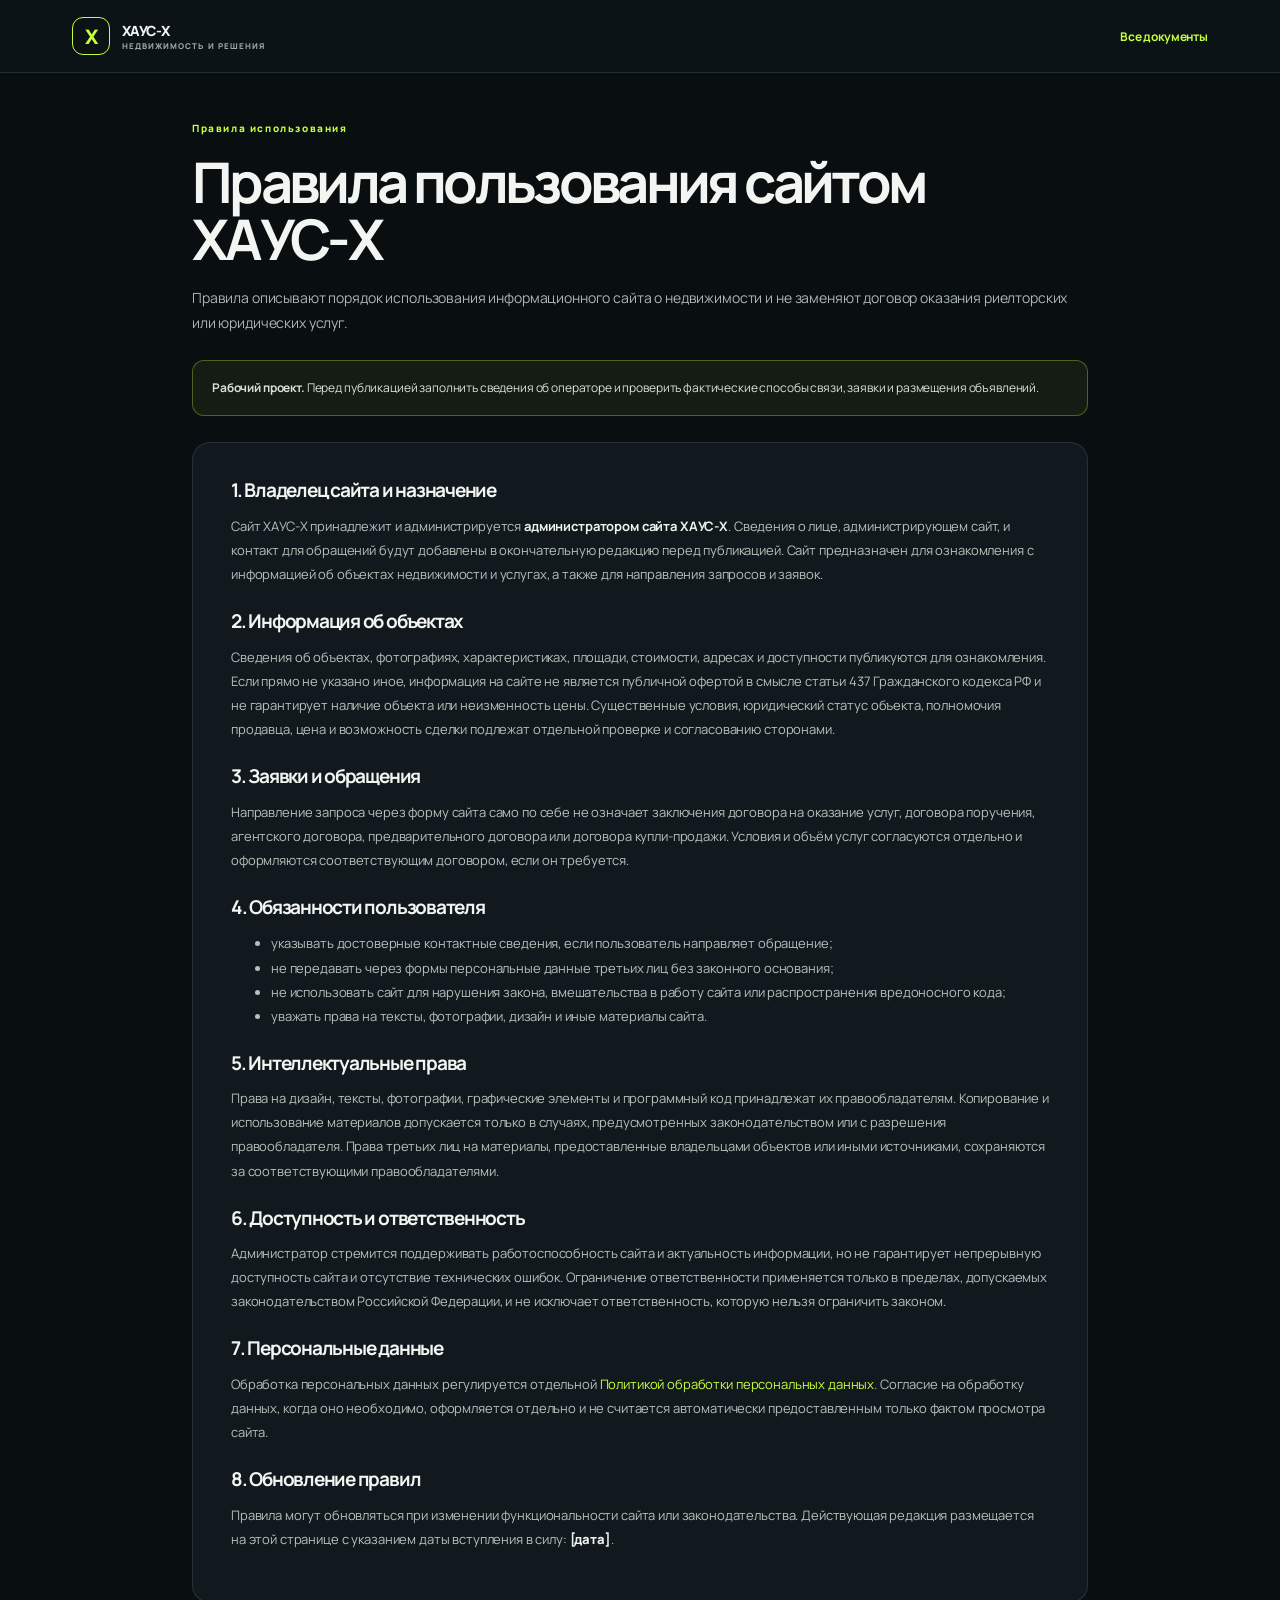
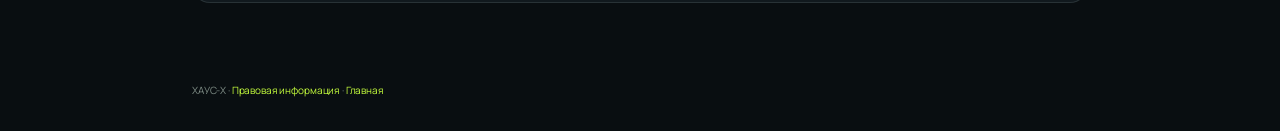
<file: terms.html>
<!doctype html>
<html lang="ru">
<head>
<meta charset="utf-8"><meta name="viewport" content="width=device-width,initial-scale=1">
<meta name="robots" content="noindex,nofollow">
<meta name="description" content="Проект правил использования сайта ХАУС-X.">
<title>Правила пользования сайтом | ХАУС-X</title>
<link rel="preconnect" href="https://fonts.googleapis.com"><link rel="preconnect" href="https://fonts.gstatic.com" crossorigin>
<link href="https://fonts.googleapis.com/css2?family=Manrope:wght@400;500;600;700;800&display=swap" rel="stylesheet">
<link rel="stylesheet" href="styles.css?v=20261126-liquid-glass">
<style>
body{background:#090e11!important;color:#f2f5f1!important;font-family:Manrope,system-ui,sans-serif!important}.legal-header{background:#0c1317;border-bottom:1px solid rgba(207,224,226,.12)}.legal-header-inner{max-width:1180px;min-height:72px;margin:auto;padding:0 22px;display:flex;align-items:center;justify-content:space-between;gap:18px}.legal-brand{display:flex;align-items:center;gap:12px;color:#f2f5f1;text-decoration:none;font-weight:800;letter-spacing:-.06em}.legal-brand-mark{display:grid;place-items:center;width:38px;height:38px;border:1px solid #c6ff3d;border-radius:11px;color:#c6ff3d;font-size:20px}.legal-brand small{display:block;color:#9aa8a2;font-size:8px;letter-spacing:.13em}.legal-back{color:#c6ff3d;text-decoration:none;font-size:12px;font-weight:700}.legal-main{max-width:940px;margin:auto;padding:48px 22px 80px}.legal-eyebrow{color:#c6ff3d;font-size:10px;font-weight:800;letter-spacing:.16em}.legal-main h1{font-size:clamp(34px,5vw,56px);line-height:1.02;letter-spacing:-.065em;margin:18px 0}.legal-lead{color:#aab7b0;font-size:14px;line-height:1.8}.legal-draft{margin:24px 0;padding:17px 19px;border:1px solid rgba(198,255,61,.32);border-radius:12px;background:rgba(198,255,61,.06);color:#d8e3d8;font-size:12px;line-height:1.7}.legal-content{margin-top:26px;padding:clamp(20px,4vw,38px);border:1px solid rgba(207,224,226,.12);border-radius:18px;background:#11191e}.legal-content p,.legal-content li{color:#b5c1ba;font-size:13px;line-height:1.85}.legal-content h2{font-size:19px;margin:26px 0 10px}.legal-content h2:first-child{margin-top:0}.legal-content a{color:#c6ff3d}.legal-content strong{color:#edf3ec}.legal-placeholder{color:#c6ff3d;font-weight:800}.legal-footer{max-width:940px;margin:auto;padding:0 22px 34px;color:#7f8d86;font-size:10px}@media(max-width:600px){.legal-header-inner{padding:0 15px}.legal-main{padding:30px 14px 55px}.legal-content{padding:20px 17px}.legal-main h1{font-size:36px}}
</style>
</head>
<body>
<header class="legal-header"><div class="legal-header-inner"><a class="legal-brand" href="index.html"><span class="legal-brand-mark">Х</span><span>ХАУС-X<small>НЕДВИЖИМОСТЬ И РЕШЕНИЯ</small></span></a><a class="legal-back" href="legal.html">Все документы</a></div></header>
<main class="legal-main">
<div class="legal-eyebrow">Правила использования</div>
<h1>Правила пользования сайтом ХАУС-X</h1>
<p class="legal-lead">Правила описывают порядок использования информационного сайта о недвижимости и не заменяют договор оказания риелторских или юридических услуг.</p>
<div class="legal-draft"><strong>Рабочий проект.</strong> Перед публикацией заполнить сведения об операторе и проверить фактические способы связи, заявки и размещения объявлений.</div>
<article class="legal-content">
<h2>1. Владелец сайта и назначение</h2>
<p>Сайт ХАУС-X принадлежит и администрируется <strong>администратором сайта ХАУС-X</strong>. Сведения о лице, администрирующем сайт, и контакт для обращений будут добавлены в окончательную редакцию перед публикацией. Сайт предназначен для ознакомления с информацией об объектах недвижимости и услугах, а также для направления запросов и заявок.</p>
<h2>2. Информация об объектах</h2>
<p>Сведения об объектах, фотографиях, характеристиках, площади, стоимости, адресах и доступности публикуются для ознакомления. Если прямо не указано иное, информация на сайте не является публичной офертой в смысле статьи 437 Гражданского кодекса РФ и не гарантирует наличие объекта или неизменность цены. Существенные условия, юридический статус объекта, полномочия продавца, цена и возможность сделки подлежат отдельной проверке и согласованию сторонами.</p>
<h2>3. Заявки и обращения</h2>
<p>Направление запроса через форму сайта само по себе не означает заключения договора на оказание услуг, договора поручения, агентского договора, предварительного договора или договора купли-продажи. Условия и объём услуг согласуются отдельно и оформляются соответствующим договором, если он требуется.</p>
<h2>4. Обязанности пользователя</h2>
<ul><li>указывать достоверные контактные сведения, если пользователь направляет обращение;</li><li>не передавать через формы персональные данные третьих лиц без законного основания;</li><li>не использовать сайт для нарушения закона, вмешательства в работу сайта или распространения вредоносного кода;</li><li>уважать права на тексты, фотографии, дизайн и иные материалы сайта.</li></ul>
<h2>5. Интеллектуальные права</h2>
<p>Права на дизайн, тексты, фотографии, графические элементы и программный код принадлежат их правообладателям. Копирование и использование материалов допускается только в случаях, предусмотренных законодательством или с разрешения правообладателя. Права третьих лиц на материалы, предоставленные владельцами объектов или иными источниками, сохраняются за соответствующими правообладателями.</p>
<h2>6. Доступность и ответственность</h2>
<p>Администратор стремится поддерживать работоспособность сайта и актуальность информации, но не гарантирует непрерывную доступность сайта и отсутствие технических ошибок. Ограничение ответственности применяется только в пределах, допускаемых законодательством Российской Федерации, и не исключает ответственность, которую нельзя ограничить законом.</p>
<h2>7. Персональные данные</h2>
<p>Обработка персональных данных регулируется отдельной <a href="privacy.html">Политикой обработки персональных данных</a>. Согласие на обработку данных, когда оно необходимо, оформляется отдельно и не считается автоматически предоставленным только фактом просмотра сайта.</p>
<h2>8. Обновление правил</h2>
<p>Правила могут обновляться при изменении функциональности сайта или законодательства. Действующая редакция размещается на этой странице с указанием даты вступления в силу: <strong class="legal-placeholder">[дата]</strong>.</p>
</article>
</main>
<footer class="legal-footer">ХАУС-X · <a href="legal.html" style="color:#c6ff3d">Правовая информация</a> · <a href="index.html" style="color:#c6ff3d">Главная</a></footer>
</body></html>
</file>
<file: styles.css>
:root{--bg:#0b0e12;--panel:#12171e;--panel2:#171e26;--line:#252e38;--text:#f1f5f7;--muted:#87939d;--blue:#38d9ff;--acid:#c6ff3d;--font:'Space Grotesk',Manrope,Arial,sans-serif}
*{box-sizing:border-box}html{scroll-behavior:smooth;scroll-padding-top:95px}body{margin:0;background:var(--bg);color:var(--text);font-family:var(--font);font-size:14px;-webkit-font-smoothing:antialiased}a{color:inherit;text-decoration:none}button,input,select,textarea{font:inherit}.app-shell{min-height:100vh}.sidebar{position:fixed;z-index:30;inset:0 auto 0 0;width:244px;background:#0e1217;border-right:1px solid var(--line);padding:29px 20px 20px;display:flex;flex-direction:column}.brand{display:flex;align-items:center;gap:12px;padding:0 5px 48px}.brand-symbol{width:39px;height:39px;border:1px solid var(--blue);color:var(--blue);display:grid;place-items:center;font-size:21px;font-weight:700;position:relative;letter-spacing:-5px;padding-right:4px}.brand-symbol span{color:var(--acid);font-size:15px;position:absolute;right:3px;bottom:2px}.brand-word{font-weight:800;font-size:17px;letter-spacing:.11em}.brand-word>span,.footer-brand>span{color:var(--blue)}.brand-word small,.footer-brand small{display:block;font-size:8px;letter-spacing:.16em;color:#64717c;font-weight:600;margin-top:5px}.side-caption,.section-kicker,.live-label,.feature-kicker,.sort-wrap>span,.catalog-foot,.tile-no,.contact-line>span,.contact-form label,.form-heading span{font-size:9px;letter-spacing:.13em;font-weight:700;color:#73808b}.side-caption{padding:0 10px 15px}.side-nav{display:grid;gap:6px}.side-nav a{height:46px;padding:0 12px;display:flex;align-items:center;gap:13px;color:#8e9aa5;font-size:12px;border:1px solid transparent;transition:.2s}.side-nav a:hover,.side-nav a.active{background:#171f27;border-color:#27343e;color:#fff}.side-nav a.active{box-shadow:inset 2px 0 var(--acid)}.side-nav a i{font-style:normal;font-size:17px;width:20px;text-align:center;color:var(--blue)}.side-nav a b{margin-left:auto;font-size:9px;color:var(--acid);background:#c6ff3d14;padding:4px 6px}.nav-dot{width:6px;height:6px;background:var(--acid);border-radius:50%;margin-left:auto}.sidebar-bottom{margin-top:auto}.side-help{display:flex;align-items:center;gap:10px;padding:14px 11px;border:1px solid var(--line);background:#121820}.online-dot,.city-chip i,.live-label i,.catalog-foot i{width:7px;height:7px;border-radius:50%;background:var(--acid);box-shadow:0 0 10px #c6ff3d88;display:inline-block}.side-help b,.side-help small{display:block}.side-help b{font-size:11px}.side-help small{font-size:9px;color:var(--muted);margin-top:3px}.side-phone{display:flex;justify-content:space-between;padding:17px 4px 15px;font-size:11px;font-weight:700}.side-phone span{color:var(--blue)}.side-copy{padding:13px 4px 0;border-top:1px solid var(--line);font-size:8px;color:#65717b;letter-spacing:.1em}.workspace{margin-left:244px;min-height:100vh}.topbar{height:76px;border-bottom:1px solid var(--line);display:flex;align-items:center;justify-content:space-between;padding:0 4.2%;background:#0e1217;position:sticky;top:0;z-index:20}.crumb{font-size:11px;color:#9aa6b0}.crumb span{color:#fff;font-weight:700}.crumb b{color:#46515b;padding:0 10px}.top-actions{display:flex;align-items:center;gap:22px}.city-chip{font-size:10px;color:#a9b4bc;display:flex;align-items:center;gap:8px}.city-chip i{width:6px;height:6px}.top-contact{font-size:10px;font-weight:700;border:1px solid #34414b;padding:10px 14px}.top-contact span{color:var(--blue);padding-left:9px}.menu-toggle{display:none}main{max-width:1600px;margin:0 auto;padding:0 4.2%}.welcome-grid{display:grid;grid-template-columns:1.55fr .85fr;gap:14px;padding-top:25px}.welcome-card{min-height:370px;background:#121a22;border:1px solid #26343d;position:relative;overflow:hidden;padding:36px 40px}.welcome-top{display:flex;justify-content:space-between;position:relative;z-index:2}.live-label{color:#a4b1ba;display:flex;align-items:center;gap:9px}.live-label i{width:6px;height:6px}.welcome-index{font-size:9px;color:#61717d;letter-spacing:.15em}.welcome-card h1{font-size:clamp(49px,6vw,82px);line-height:.95;letter-spacing:-.075em;margin:47px 0 15px;position:relative;z-index:2;font-weight:700}.welcome-card h1 span{color:var(--blue)}.welcome-card p{font-size:12px;line-height:1.7;color:#9aa8b2;margin:0;position:relative;z-index:2}.neon-button{display:inline-flex;align-items:center;gap:30px;background:var(--acid);color:#10150d;padding:15px 18px;font-size:10px;font-weight:800;border:0;cursor:pointer;transition:transform .2s,box-shadow .2s;position:relative;z-index:2}.neon-button:hover{transform:translateY(-2px);box-shadow:0 0 25px #c6ff3d35}.neon-button b{font-size:17px;font-weight:500}.welcome-card>.neon-button{margin-top:24px}.welcome-orbit{position:absolute;border:1px solid #36d9ff20;border-radius:50%;width:390px;height:390px;right:-80px;top:30px}.orbit-two{width:280px;height:280px;right:-25px;top:85px;border-color:#c6ff3d1c}.welcome-cross{position:absolute;right:75px;top:90px;color:var(--acid);font-size:32px;opacity:.8}.side-feature{position:relative;min-height:370px;overflow:hidden;background:#26343a}.feature-photo{position:absolute;inset:0;background:url('https://images.unsplash.com/photo-1600607687939-ce8a6c25118c?auto=format&fit=crop&w=1000&q=85') center/cover;filter:saturate(.65)}.feature-overlay{position:absolute;inset:0;background:linear-gradient(0deg,#0b1117ed 0%,#0b111750 70%,#0b111730)}.feature-content{position:absolute;inset:auto 25px 26px}.feature-kicker{color:var(--blue)}.feature-content strong{display:block;font-size:30px;line-height:1.07;letter-spacing:-.05em;margin:14px 0 19px}.feature-content strong em{font-style:normal;color:var(--acid)}.feature-content>a{font-size:10px;font-weight:700}.feature-content>a b{color:var(--blue);padding-left:8px}.feature-mark{position:absolute;right:20px;top:20px;font-size:10px;letter-spacing:.15em;color:#fff;background:#0b111788;padding:8px}.quick-panel{margin-top:15px;padding:21px 24px;background:#141a21;border:1px solid var(--line);display:grid;grid-template-columns:230px 1fr;gap:24px;align-items:center}.quick-title{display:flex;align-items:center;gap:13px}.panel-icon{width:38px;height:38px;border:1px solid #31515c;color:var(--blue);display:grid;place-items:center;font-size:25px}.quick-title b,.quick-title small{display:block}.quick-title b{font-size:13px}.quick-title small{font-size:9px;color:var(--muted);margin-top:5px}.quick-search{display:grid;grid-template-columns:1fr 1fr auto;gap:12px;align-items:end}.quick-search label{display:flex;flex-direction:column;gap:7px}.quick-search label small{font-size:8px;color:#71808b;letter-spacing:.13em;font-weight:700}.quick-search select,.sort-wrap select{height:42px;width:100%;background:#0d1217;border:1px solid #303a44;color:#e3e9ed;padding:0 12px;outline:0;font-size:11px}.quick-search select:focus,.sort-wrap select:focus{border-color:var(--blue)}.search-submit{height:42px;border:0;background:var(--blue);color:#061218;padding:0 17px;font-size:10px;font-weight:800;cursor:pointer;display:flex;align-items:center;gap:23px}.search-submit b{font-size:16px}.catalog-section{padding:72px 0 54px}.section-top{display:flex;align-items:flex-end;justify-content:space-between;margin-bottom:26px}.section-kicker{display:flex;align-items:center;gap:9px;color:#82909b}.section-kicker>span{height:2px;width:18px;background:var(--acid)}h2{font-size:clamp(32px,4vw,48px);letter-spacing:-.065em;line-height:1.04;margin:14px 0 8px}.section-top h2 em,.service-intro h2 em,.about-strip h2 em,.contact-copy h2 em{font-style:normal;color:var(--blue)}.section-top p,.service-intro p,.contact-copy>p{font-size:11px;color:#82909b;line-height:1.7;margin:0}.all-link{font-size:10px;color:#87949e;padding-bottom:6px}.all-link b{color:var(--acid);padding-left:8px}.catalog-controls{display:flex;align-items:center;justify-content:space-between;border-bottom:1px solid var(--line);margin-bottom:17px}.filter-tabs{display:flex;gap:7px}.filter-tabs button{background:transparent;border:1px solid transparent;color:#87939d;padding:10px 13px;font-size:10px;cursor:pointer}.filter-tabs button.active{color:var(--acid);border-color:#3b4c31;background:#c6ff3d0c}.filter-tabs sup{font-size:8px;margin-left:4px}.sort-wrap{display:flex;align-items:center;gap:10px}.sort-wrap>span{font-size:8px}.sort-wrap select{height:32px;width:auto;min-width:140px;font-size:9px}.property-grid{display:grid;grid-template-columns:repeat(3,minmax(0,1fr));gap:14px}.property-card{background:#141a21;border:1px solid #27313a;min-width:0;cursor:pointer;transition:border-color .2s,transform .2s;position:relative}.property-card:hover{border-color:#4a8491;transform:translateY(-3px)}.property-image{height:190px;position:relative;overflow:hidden;background:#1e2930}.property-image img{width:100%;height:100%;object-fit:cover;filter:saturate(.75);transition:transform .4s}.property-card:hover .property-image img{transform:scale(1.04)}.property-tag{position:absolute;left:12px;top:12px;background:var(--acid);color:#0b1008;font-size:8px;font-weight:800;padding:7px 9px;text-transform:uppercase}.property-fav{position:absolute;right:11px;top:10px;width:31px;height:31px;background:#0b1117d9;border:1px solid #64727a;color:#fff;font-size:18px;cursor:pointer}.property-fav.selected{color:var(--acid);border-color:var(--acid)}.property-info{padding:17px 17px 16px}.property-meta{display:flex;justify-content:space-between;color:#71808b;font-size:8px;font-weight:700;letter-spacing:.1em}.property-title{font-size:16px;letter-spacing:-.04em;margin:11px 0 5px}.property-location{font-size:9px;color:#8b98a2}.property-specs{display:flex;gap:14px;border-top:1px solid #27313a;border-bottom:1px solid #27313a;padding:11px 0;margin:13px 0;color:#9eabb4;font-size:9px}.property-price-row{display:flex;align-items:center;justify-content:space-between}.property-price{font-size:16px;letter-spacing:-.04em}.property-more{font-size:9px;color:var(--blue);font-weight:700}.catalog-foot{display:flex;justify-content:space-between;margin-top:19px;color:#64727d;font-size:8px}.catalog-foot i{width:5px;height:5px;margin-right:7px}.catalog-foot b{color:var(--acid);padding-left:6px}.empty-state{grid-column:1/-1;padding:40px;border:1px dashed #34424d;color:#9aa7b1;text-align:center;font-size:12px}.service-row{display:grid;grid-template-columns:1.3fr repeat(3,1fr);gap:10px;padding:30px 0 60px;border-top:1px solid var(--line)}.service-intro{padding:9px 22px 0 0}.service-intro h2{font-size:34px}.service-intro p{max-width:260px;margin-top:12px}.service-tile{min-height:174px;padding:17px;background:#141a21;border:1px solid #27313a;position:relative;display:flex;flex-direction:column;align-items:flex-start;transition:border-color .2s}.service-tile:hover{border-color:var(--acid)}.tile-no{font-size:8px}.service-tile>i{font-style:normal;color:var(--blue);font-size:26px;margin:12px 0}.service-tile>b{font-size:14px}.service-tile>small{font-size:9px;color:#83909a;margin-top:5px}.tile-arrow{position:absolute;right:15px;bottom:14px;color:var(--acid)}.about-strip{display:grid;grid-template-columns:90px 1fr 1fr;gap:22px;align-items:center;padding:28px 30px;background:#111820;border:1px solid #28343e;margin-bottom:60px}.about-stamp{width:68px;height:68px;border:1px solid var(--blue);color:var(--blue);display:grid;place-items:center;font-size:24px;font-weight:700;letter-spacing:-.1em}.about-stamp span{color:var(--acid)}.about-strip h2{font-size:29px;margin-bottom:0}.about-strip>p{font-size:10px;line-height:1.8;color:#8c99a3;margin:0}.contact-panel{display:grid;grid-template-columns:1fr 1fr;gap:10%;padding:44px;background:#121a21;border:1px solid #293842;margin-bottom:35px}.contact-copy h2{font-size:45px}.contact-copy>p{max-width:350px;margin:14px 0 28px}.contact-line{display:flex;justify-content:space-between;max-width:330px;padding:13px 0;border-top:1px solid #2a353e}.contact-line>span{font-size:8px}.contact-line>a,.contact-line>b{font-size:10px}.contact-line>a{color:var(--blue)}.contact-form{display:grid;grid-template-columns:1fr 1fr;gap:12px 14px}.form-heading{grid-column:1/-1;display:flex;justify-content:space-between;align-items:center;padding-bottom:12px;border-bottom:1px solid #2a353e}.form-heading>b{font-size:16px}.form-heading span{font-size:8px;color:var(--acid)}.contact-form label{display:flex;flex-direction:column;gap:7px;font-size:8px}.contact-form label:nth-of-type(3),.contact-form label:nth-of-type(4){grid-column:1/-1}.contact-form input,.contact-form select,.contact-form textarea{width:100%;background:#0b1117;border:1px solid #303b45;color:#e7edf1;padding:11px;outline:0;font-size:10px;resize:vertical}.contact-form input:focus,.contact-form select:focus,.contact-form textarea:focus{border-color:var(--blue)}.form-submit{grid-column:1/-1;justify-content:space-between}.form-note,.form-feedback{grid-column:1/-1;font-size:8px;color:#6f7d87;line-height:1.6;margin:0}.form-feedback{color:var(--acid)}.footer{border-top:1px solid var(--line);padding:24px 0 30px;display:flex;align-items:center;justify-content:space-between;color:#63717b;font-size:8px;letter-spacing:.1em}.footer-brand{font-size:16px;font-weight:800;color:#fff;letter-spacing:.1em}.footer-brand small{font-size:7px}.footer>a{color:#82909b}.modal{position:fixed;inset:0;z-index:80;display:none;align-items:center;justify-content:center;padding:20px}.modal.open{display:flex}.modal-backdrop{position:absolute;inset:0;background:#020609d9;backdrop-filter:blur(7px)}.modal-panel{position:relative;width:min(760px,100%);max-height:90vh;overflow:auto;background:#121a21;border:1px solid #3a4b56}.modal-close{position:absolute;right:12px;top:12px;z-index:2;width:36px;height:36px;border:1px solid #4a5963;background:#0c1218;color:#fff;font-size:23px;cursor:pointer}.modal-hero{height:290px}.modal-hero img{width:100%;height:100%;object-fit:cover}.modal-body{padding:25px 30px 30px}.modal-body h2{font-size:32px}.modal-body p{font-size:11px;line-height:1.8;color:#9aa7b0}.modal-facts{display:flex;gap:18px;padding:14px 0;border-block:1px solid #2a353e;font-size:10px;color:#aab5bd}.modal-price{font-size:23px;font-weight:700;margin:16px 0}.modal-actions{display:flex;gap:18px;align-items:center;margin-top:20px}.modal-actions .btn{background:var(--acid);color:#111;padding:13px 17px;font-size:10px}.modal-actions .phone-action{font-size:10px;color:var(--blue)}.no-scroll{overflow:hidden}
@media(max-width:1100px){.sidebar{width:210px}.workspace{margin-left:210px}.welcome-card{padding:29px}.welcome-card h1{font-size:60px}.quick-panel{grid-template-columns:1fr;gap:15px}.service-row{grid-template-columns:repeat(3,1fr)}.service-intro{grid-column:1/-1}.about-strip{grid-template-columns:70px 1fr}.about-strip>p{grid-column:2}.contact-panel{gap:5%;padding:30px}}
@media(max-width:760px){.sidebar{transform:translateX(-100%);transition:transform .25s;width:260px;box-shadow:20px 0 50px #0008}.sidebar.open{transform:translateX(0)}.workspace{margin-left:0}.topbar{height:64px;padding:0 18px}.menu-toggle{display:flex;flex-direction:column;gap:5px;background:none;border:0;padding:8px}.menu-toggle i{width:20px;height:2px;background:var(--blue)}.crumb{font-size:9px}.top-actions{gap:10px}.city-chip{font-size:0}.city-chip i{width:7px;height:7px}.top-contact{padding:8px 10px;font-size:9px}main{padding:0 16px}.welcome-grid{grid-template-columns:1fr;padding-top:14px;gap:10px}.welcome-card{min-height:350px;padding:25px}.welcome-card h1{font-size:clamp(52px,12vw,75px);margin-top:48px}.welcome-orbit{right:-190px}.welcome-cross{right:35px}.side-feature{min-height:235px}.feature-content{left:20px;bottom:20px}.feature-content strong{font-size:25px}.quick-panel{padding:18px}.quick-search{grid-template-columns:1fr 1fr}.search-submit{grid-column:1/-1;justify-content:space-between}.catalog-section{padding:53px 0 35px}.section-top{align-items:flex-start;flex-direction:column;gap:15px}.section-top h2{font-size:39px}.all-link{font-size:9px}.catalog-controls{align-items:flex-start;flex-direction:column;gap:10px;padding-bottom:12px}.filter-tabs{width:100%;overflow:auto}.filter-tabs button{white-space:nowrap;padding:9px 10px}.sort-wrap{align-self:flex-end}.property-grid{grid-template-columns:1fr 1fr;gap:9px}.property-image{height:145px}.property-info{padding:12px}.property-title{font-size:13px;line-height:1.3}.property-location{font-size:8px;min-height:22px}.property-specs{gap:7px;font-size:8px;flex-wrap:wrap;padding:9px 0;margin:10px 0}.property-price{font-size:13px}.property-more{font-size:8px}.property-meta{font-size:7px}.property-tag{font-size:7px;padding:5px 7px}.property-fav{width:27px;height:27px}.catalog-foot{font-size:7px}.service-row{grid-template-columns:1fr 1fr;padding:25px 0 40px}.service-intro{grid-column:1/-1}.service-intro h2{font-size:31px}.service-tile{min-height:155px}.about-strip{grid-template-columns:1fr;gap:14px;padding:23px}.about-stamp{width:53px;height:53px;font-size:19px}.about-strip>p{grid-column:auto}.about-strip h2{font-size:25px}.contact-panel{grid-template-columns:1fr;gap:28px;padding:23px}.contact-copy h2{font-size:39px}.contact-form{gap:10px}.footer{flex-wrap:wrap;gap:17px}.footer-brand{width:100%}.footer>span{width:100%}.modal{padding:10px}.modal-hero{height:200px}.modal-body{padding:20px}.modal-body h2{font-size:25px}.modal-actions{align-items:flex-start;flex-direction:column}}
@media(max-width:390px){.property-grid{grid-template-columns:1fr}.property-image{height:190px}.quick-search{grid-template-columns:1fr}.search-submit{grid-column:auto}.welcome-card h1{font-size:51px}.crumb b{padding:0 5px}}

/* Cleaner, quieter interface */
.side-help{gap:9px;min-height:43px}.side-help b{font-size:12px}.brand{padding-bottom:58px}
.welcome-card{padding:42px 44px}.welcome-card h1{margin-top:62px;font-size:clamp(58px,6.5vw,88px)}
.quick-panel{grid-template-columns:145px 1fr;padding:19px 22px}.quick-title b{font-size:15px}.quick-search label small{font-size:9px}
.section-top{margin-bottom:22px}.section-top h2,.service-intro h2{font-size:clamp(38px,4.4vw,54px)}
.section-top p,.service-intro p,.contact-copy>p{display:none}
.property-image{height:215px}.property-info{padding:18px}.property-title{font-size:18px;margin:8px 0}.property-location{font-size:11px}
.property-specs{font-size:11px;padding:13px 0;margin:14px 0}.property-price{font-size:19px}.property-more{font-size:10px}.property-meta{display:none}.property-tag{font-size:9px;padding:8px 10px}
.service-row{padding-top:35px}.service-tile{min-height:190px;padding:22px}.service-tile>b{font-size:20px}.service-tile>small{display:none}
.about-strip{padding:35px}.about-strip h2{font-size:clamp(30px,3.5vw,42px)}.contact-panel{padding:38px}.contact-copy h2{font-size:clamp(42px,5vw,60px)}
.contact-form label{font-size:9px}.form-heading b{font-size:20px}.footer>span{display:none}
@media(max-width:900px){.welcome-card{padding:30px 25px}.welcome-card h1{margin-top:48px;font-size:clamp(48px,9vw,70px)}.quick-panel{grid-template-columns:1fr}.quick-title{display:none}}
@media(max-width:760px){.property-image{height:160px}.property-title{font-size:14px}.property-price{font-size:14px}.property-specs{font-size:9px}.service-tile>b{font-size:16px}}

/* ХАУС-Х identity: four service quadrants */
.brand{display:flex;align-items:center;justify-content:space-between;gap:12px;padding:0 5px 48px}
.brand-word{font-size:22px;letter-spacing:.075em;font-weight:800;color:#f1f5f7;white-space:nowrap}
.brand-mark{display:block;width:48px;height:48px;flex:0 0 48px}
.footer-brand{display:flex;align-items:center;gap:12px}
.footer-brand .footer-word{font-size:19px;letter-spacing:.08em;color:#f1f5f7}
.footer-mark{width:38px;height:38px;display:block}
.brand-word>span{color:inherit}
@media(max-width:760px){.brand{padding-bottom:48px}.brand-word{font-size:24px}.brand-mark{width:52px;height:52px;flex-basis:52px}}


/* Brand-led photographic X hero */
.brand{justify-content:flex-start;padding:0 5px 58px}
.brand-word{font-size:23px;letter-spacing:.015em;font-weight:800;color:#f1f5f7}
.brand-mark,.footer-mark{display:none!important}
.brand-hero{min-height:480px;margin-top:25px;padding:58px 5.2%;display:flex;align-items:center;justify-content:space-between;gap:30px;position:relative;overflow:hidden;background:radial-gradient(ellipse at 78% 48%,#182832 0%,#10171e 42%,#0d1218 78%);border:1px solid #26343d}
.brand-hero:after{content:"";position:absolute;inset:0;background:linear-gradient(90deg,#0d1218 0%,#0d1218ee 37%,transparent 75%);pointer-events:none}
.brand-hero-copy{position:relative;z-index:2;max-width:100%}
.brand-hero .live-label{margin-bottom:34px}
.brand-hero h1{display:flex;align-items:center;gap:12px;margin:0;font-size:clamp(76px,11vw,164px);line-height:.82;letter-spacing:-.09em;font-weight:800;white-space:nowrap}
.brand-hero h1>span:first-child{color:#f3f6f7}
.photo-x{position:relative;display:inline-block;width:clamp(110px,15vw,210px);height:clamp(110px,15vw,210px);flex:0 0 auto;letter-spacing:0}
.x-part{position:absolute;inset:0;background-size:cover;background-position:center;overflow:hidden}
.x-part:after{content:"";position:absolute;inset:0;background:linear-gradient(0deg,#061016b8,transparent 75%)}
.x-part b{position:absolute;z-index:2;font-size:clamp(7px,.8vw,11px);letter-spacing:.08em;color:white;text-shadow:0 1px 5px #000;white-space:nowrap}
.x-home{clip-path:polygon(0 0,38% 0,50% 45%,42% 50%,0 18%);background-image:url('https://images.unsplash.com/photo-1600585154340-be6161a56a0c?auto=format&fit=crop&w=600&q=85')}
.x-home b{left:5%;top:8%}
.x-flat{clip-path:polygon(62% 0,100% 0,100% 18%,58% 50%,50% 45%);background-image:url('https://images.unsplash.com/photo-1600210492486-724fe5c67fb0?auto=format&fit=crop&w=600&q=85')}
.x-flat b{right:3%;top:8%}
.x-reno{clip-path:polygon(0 82%,42% 50%,50% 55%,38% 100%,0 100%);background-image:url('https://images.unsplash.com/photo-1621905251189-08b45d6a269e?auto=format&fit=crop&w=600&q=85')}
.x-reno b{left:3%;bottom:7%}
.x-land{clip-path:polygon(58% 50%,100% 82%,100% 100%,62% 100%,50% 55%);background-image:url('https://images.unsplash.com/photo-1500382017468-9049fed747ef?auto=format&fit=crop&w=600&q=85')}
.x-land b{right:3%;bottom:7%}
.brand-hero-copy>p{font-size:15px;color:#a7b3bc;margin:32px 0 0;letter-spacing:.01em}
.brand-hero-copy>.neon-button{margin-top:26px}
.brand-hero-side{position:absolute;right:4%;bottom:30px;z-index:2;display:flex;align-items:flex-end;gap:18px;color:#dce5e9;font-size:9px;letter-spacing:.13em;line-height:1.7;text-align:right}
.hero-side-number{color:var(--acid);font-size:11px}
.brand-hero-side i{font-style:normal;color:var(--blue);font-size:22px}
.footer-brand .footer-word{font-size:19px;letter-spacing:.02em}
@media(max-width:900px){.brand-hero{min-height:410px;padding:42px 28px}.brand-hero h1{font-size:clamp(65px,12vw,110px)}.photo-x{width:clamp(95px,17vw,150px);height:clamp(95px,17vw,150px)}.brand-hero-side{display:none}}
@media(max-width:600px){.brand-hero{min-height:360px;padding:34px 20px;align-items:flex-start}.brand-hero h1{font-size:clamp(48px,12vw,75px);gap:7px}.photo-x{width:clamp(75px,19vw,112px);height:clamp(75px,19vw,112px)}.brand-hero .live-label{margin-bottom:48px;font-size:8px}.brand-hero-copy>p{font-size:12px;margin-top:24px}.brand-hero-copy>.neon-button{margin-top:20px}}


/* HOUSE-X / BOLD EDITORIAL EXPERIENCE */
:root{--acid:#caff35;--blue:#35dfff}
.brand-hero{
  min-height:610px;margin-top:18px;padding:58px 4.5%;
  background:
    radial-gradient(ellipse at var(--mx,76%) var(--my,48%),rgba(53,223,255,.13),transparent 32%),
    linear-gradient(115deg,#0a0e12 0%,#111a21 56%,#0b1116 100%);
  border:1px solid #293741;isolation:isolate;
}
.brand-hero:before{
  content:"";position:absolute;inset:0;z-index:-1;opacity:.18;pointer-events:none;
  background-image:linear-gradient(rgba(255,255,255,.035) 1px,transparent 1px),linear-gradient(90deg,rgba(255,255,255,.035) 1px,transparent 1px);
  background-size:54px 54px;mask-image:linear-gradient(90deg,transparent,#000 60%,#000);
}
.brand-hero:after{background:linear-gradient(90deg,#0a0e12 0%,#0a0e12ed 35%,#0a0e1266 62%,transparent 100%)}
.brand-hero-copy{max-width:100%;width:100%}
.brand-hero .live-label{font-size:10px;letter-spacing:.2em;margin-bottom:45px}
.brand-hero h1{font-size:clamp(84px,10.4vw,154px);gap:0;letter-spacing:-.105em;position:relative;z-index:3}
.brand-hero h1>span:first-child{position:relative;z-index:4;text-shadow:0 12px 40px #0008}
.photo-x{
  width:clamp(250px,31vw,430px);height:clamp(250px,31vw,430px);
  margin-left:-.015em;filter:drop-shadow(0 25px 50px #0009);
  transform:rotate(-3deg);transition:transform .65s cubic-bezier(.2,.8,.2,1),filter .5s;
}
.brand-hero:hover .photo-x{transform:rotate(0deg) scale(1.025);filter:drop-shadow(0 28px 65px #35dfff25)}
.x-part{background-size:cover;transition:filter .5s,background-position .8s;filter:saturate(.85) contrast(1.08)}
.x-part:after{background:linear-gradient(0deg,#03090fc9,transparent 58%),linear-gradient(135deg,#35dfff20,transparent 55%);mix-blend-mode:multiply}
.x-part b{font-size:clamp(9px,.9vw,13px);letter-spacing:.16em;background:#071016b8;padding:7px 9px;border-left:2px solid var(--acid);backdrop-filter:blur(8px)}
.x-home{clip-path:polygon(0 0,42% 0,50% 44%,44% 50%,0 17%);background-image:url('https://images.unsplash.com/photo-1600585154340-be6161a56a0c?auto=format&fit=crop&w=900&q=90');background-position:center}
.x-flat{clip-path:polygon(58% 0,100% 0,100% 17%,56% 50%,50% 44%);background-image:url('https://images.unsplash.com/photo-1600210492486-724fe5c67fb0?auto=format&fit=crop&w=900&q=90');background-position:center}
.x-reno{clip-path:polygon(0 83%,44% 50%,50% 56%,42% 100%,0 100%);background-image:url('https://images.unsplash.com/photo-1621905251189-08b45d6a269e?auto=format&fit=crop&w=900&q=90');background-position:center}
.x-land{clip-path:polygon(56% 50%,100% 83%,100% 100%,58% 100%,50% 56%);background-image:url('https://images.unsplash.com/photo-1500382017468-9049fed747ef?auto=format&fit=crop&w=900&q=90');background-position:center}
.x-home b{left:2%;top:5%}.x-flat b{right:2%;top:5%}.x-reno b{left:2%;bottom:4%}.x-land b{right:2%;bottom:4%}
.brand-hero-copy>p{font-size:16px;letter-spacing:.015em;color:#c0cbd2;margin:30px 0 0}
.brand-hero-copy>.neon-button{margin-top:30px;padding:17px 21px;font-size:11px;box-shadow:0 0 0 1px #caff3540,0 10px 35px #caff3518}
.brand-hero-side{right:3.5%;bottom:28px;gap:22px}
.hero-side-number{font-size:12px}
.brand-hero-side i{font-size:28px}
.brand-hero-copy:before{content:"REAL ESTATE / KEMEROVO";position:absolute;right:0;top:-8px;font-size:9px;letter-spacing:.22em;color:#60717c;writing-mode:vertical-rl}
.quick-panel{margin-top:14px;background:#11171d;border-color:#2b3942;position:relative}
.quick-panel:before{content:"";position:absolute;left:0;top:0;bottom:0;width:2px;background:var(--blue);box-shadow:0 0 18px #35dfff70}
.catalog-section{padding-top:100px}
.section-top h2{font-size:clamp(48px,6vw,78px);letter-spacing:-.085em}
.section-top h2 em{color:var(--acid)}
.filter-tabs button.active{color:var(--acid);border-color:#caff3555;background:#caff3510}
.property-card{background:#10171d;border-color:#28353e}
.property-card:hover{border-color:var(--acid);box-shadow:0 18px 45px #0005}
.property-image{height:245px}
.property-image:after{content:"";position:absolute;inset:0;pointer-events:none;background:linear-gradient(180deg,#07101600 45%,#07101665);opacity:.65;transition:opacity .3s}
.property-card:hover .property-image:after{opacity:.2}
.property-image img{filter:saturate(.78) contrast(1.04)}
.property-card:hover .property-image img{transform:scale(1.075)}
.property-price{color:#fff}
.property-more{color:var(--acid)}
.service-row{gap:1px;background:#29343b;border-block:1px solid #29343b;padding:1px 0 0}
.service-intro,.service-tile{background:#0d1319}
.service-tile{border:0;min-height:205px;padding:24px}
.service-tile:hover{background:#141f25}
.service-tile>i{font-size:32px;color:var(--acid)}
.service-tile>b{font-size:21px;letter-spacing:-.05em}
.about-strip{background:linear-gradient(105deg,#111a21,#0d1217);border-color:#2d3d47;position:relative;overflow:hidden}
.about-strip:after{content:"X";position:absolute;right:5%;top:-90px;font-size:300px;line-height:1;font-weight:800;color:#35dfff08;pointer-events:none}
.about-stamp{border-color:var(--acid);color:var(--acid);transform:rotate(-7deg)}
.contact-panel{background:linear-gradient(120deg,#121c23,#0d1318);border-color:#2b3c45}
.contact-copy h2{font-size:clamp(48px,5vw,70px)}
.contact-copy h2 em{color:var(--acid)}
.footer{padding-top:30px}
@media(max-width:900px){
 .brand-hero{min-height:490px;padding:42px 28px}
 .brand-hero h1{font-size:clamp(68px,10vw,105px)}
 .photo-x{width:clamp(210px,34vw,310px);height:clamp(210px,34vw,310px)}
 .property-image{height:200px}
}
@media(max-width:600px){
 .brand-hero{min-height:490px;padding:34px 20px;align-items:flex-start}
 .brand-hero .live-label{margin-bottom:38px}
 .brand-hero h1{font-size:clamp(48px,11.8vw,70px);gap:0}
 .photo-x{width:clamp(175px,47vw,240px);height:clamp(175px,47vw,240px);margin-left:-2px}
 .brand-hero-copy:before{display:none}
 .brand-hero-copy>p{font-size:13px;margin-top:24px}
 .brand-hero-side{display:flex;right:20px;bottom:18px;font-size:8px}
 .property-image{height:165px}
 .catalog-section{padding-top:65px}
 .section-top h2{font-size:48px}
}
@media(prefers-reduced-motion:reduce){.photo-x,.x-part,.property-image img,.property-card,.neon-button{transition:none!important;animation:none!important}}

.will-reveal{opacity:0;transform:translateY(22px);transition:opacity .65s ease,transform .65s cubic-bezier(.2,.75,.2,1)}
.will-reveal.is-visible{opacity:1;transform:translateY(0)}
@media(prefers-reduced-motion:reduce){.will-reveal{opacity:1;transform:none;transition:none}}

/* HOUSE-X / EXPANDED VISUAL WORLD */
.eyebrow{display:flex;align-items:center;gap:10px;color:#8b9aa4;font-size:9px;font-weight:700;letter-spacing:.2em}
.eyebrow i{display:inline-block;width:7px;height:7px;background:var(--acid);border-radius:50%;box-shadow:0 0 13px #c6ff3d80}
.direction-universe{padding:105px 0 92px;position:relative}
.universe-heading{display:grid;grid-template-columns:1fr .7fr;align-items:end;gap:40px;margin-bottom:35px}
.universe-heading h2,.process-head h2,.journal-top h2{font-size:clamp(55px,7vw,96px);letter-spacing:-.09em;line-height:.88;margin:24px 0 0}
.universe-heading h2 em,.process-head h2 em,.journal-top h2 em{font-style:normal;color:var(--acid)}
.universe-heading>p{max-width:350px;margin:0 0 7px;color:#9aa8b2;font-size:13px;line-height:1.8}
.universe-grid{display:grid;grid-template-columns:1.1fr .9fr;grid-template-rows:290px 290px;gap:12px}
.universe-card{position:relative;overflow:hidden;display:flex;flex-direction:column;justify-content:space-between;padding:23px;background:#151d23;border:1px solid #2b3942;isolation:isolate}
.universe-card:before{content:"";position:absolute;inset:0;z-index:-2;background-size:cover;background-position:center;transition:transform .8s cubic-bezier(.2,.7,.2,1),filter .5s;filter:saturate(.72) contrast(1.08)}
.universe-card:after{content:"";position:absolute;inset:0;z-index:-1;background:linear-gradient(90deg,#071016d9 0%,#07101668 48%,#07101612 100%),linear-gradient(0deg,#071016a8,transparent 65%);transition:opacity .4s}
.universe-card:hover:before{transform:scale(1.06);filter:saturate(1) contrast(1.08)}
.universe-card:hover{border-color:var(--acid)}
.universe-house:before{background-image:url('https://images.unsplash.com/photo-1600585154340-be6161a56a0c?auto=format&fit=crop&w=1300&q=90')}
.universe-flat:before{background-image:url('https://images.unsplash.com/photo-1600210492486-724fe5c67fb0?auto=format&fit=crop&w=1100&q=90')}
.universe-reno:before{background-image:url('https://images.unsplash.com/photo-1621905251189-08b45d6a269e?auto=format&fit=crop&w=1100&q=90')}
.universe-land:before{background-image:url('https://images.unsplash.com/photo-1500382017468-9049fed747ef?auto=format&fit=crop&w=1100&q=90')}
.universe-index{font-size:9px;letter-spacing:.2em;color:#d8e2e7}
.universe-card>div{max-width:400px}
.universe-card>div b{display:block;font-size:clamp(35px,4.4vw,62px);line-height:.92;letter-spacing:-.075em}
.universe-card>div small{display:block;color:#d1dbe0;font-size:10px;margin-top:15px}
.universe-arrow{position:absolute;right:22px;bottom:22px;width:42px;height:42px;display:grid;place-items:center;background:var(--acid);color:#0b1115;font-size:22px;transition:transform .25s}
.universe-card:hover .universe-arrow{transform:rotate(45deg)}
.universe-foot{display:flex;justify-content:space-between;color:#62717b;font-size:8px;letter-spacing:.18em;margin-top:18px}
.universe-foot b{color:var(--acid);font-size:15px;padding-left:8px}
.manifesto-band{display:grid;grid-template-columns:.65fr 1.2fr .8fr;align-items:center;gap:30px;margin:0 -4.6%;padding:62px 4.6%;background:#caff35;color:#10160c;position:relative;overflow:hidden}
.manifesto-mark{font-size:clamp(130px,18vw,240px);font-weight:800;line-height:.7;letter-spacing:-.14em;color:#10160c;opacity:.95}
.manifesto-copy .eyebrow{color:#45552c}
.manifesto-copy h2{font-size:clamp(42px,5.5vw,74px);line-height:.91;letter-spacing:-.08em;margin:17px 0 0}
.manifesto-copy h2 em{font-style:normal;color:#087CFF}
.manifesto-aside p{font-size:12px;line-height:1.8;max-width:270px;color:#344321}
.manifesto-aside a{display:inline-flex;gap:24px;align-items:center;border-bottom:1px solid #344321;padding:12px 0;font-size:10px;font-weight:800}
.manifesto-aside a b{font-size:17px}
.process-section{padding:105px 0 100px;display:grid;grid-template-columns:.75fr 1.25fr;gap:7%}
.process-head h2{margin-bottom:22px}
.process-head>p{max-width:290px;color:#94a1aa;font-size:12px;line-height:1.8}
.process-steps{display:grid;grid-template-columns:1fr 1fr;border-top:1px solid #34414a;border-left:1px solid #34414a}
.process-steps article{min-height:205px;padding:22px;border-right:1px solid #34414a;border-bottom:1px solid #34414a;position:relative;transition:background .3s}
.process-steps article:hover{background:#131d23}
.process-steps article>span{font-size:9px;color:var(--acid);letter-spacing:.15em}
.process-steps article>i{position:absolute;right:22px;top:17px;font-style:normal;font-size:28px;color:var(--blue)}
.process-steps h3{font-size:24px;letter-spacing:-.06em;margin:47px 0 8px}
.process-steps p{max-width:230px;color:#84929c;font-size:10px;line-height:1.7;margin:0}
.journal-section{padding:86px 0 95px;border-top:1px solid #28343d}
.journal-top{display:flex;justify-content:space-between;align-items:end;margin-bottom:35px}
.journal-top h2{font-size:clamp(48px,6vw,78px)}
.journal-note{font-size:9px;letter-spacing:.17em;color:#6f7d87;padding-bottom:7px}
.journal-grid{display:grid;grid-template-columns:1.25fr .85fr .85fr;gap:13px}
.journal-grid article{min-width:0;background:#111820;border:1px solid #293740;transition:border-color .3s,transform .3s}
.journal-grid article:hover{border-color:var(--blue);transform:translateY(-4px)}
.journal-photo{height:210px;background-size:cover;background-position:center;filter:saturate(.75)}
.journal-feature .journal-photo{height:290px}
.journal-photo-one{background-image:url('https://images.unsplash.com/photo-1600585154340-be6161a56a0c?auto=format&fit=crop&w=1200&q=85')}
.journal-photo-two{background-image:url('https://images.unsplash.com/photo-1600210492486-724fe5c67fb0?auto=format&fit=crop&w=900&q=85')}
.journal-photo-three{background-image:url('https://images.unsplash.com/photo-1500382017468-9049fed747ef?auto=format&fit=crop&w=900&q=85')}
.journal-caption{padding:19px}
.journal-caption>span{font-size:8px;letter-spacing:.17em;color:var(--acid)}
.journal-caption h3{font-size:clamp(19px,2vw,27px);letter-spacing:-.06em;line-height:1.05;margin:13px 0 9px}
.journal-caption p{font-size:10px;line-height:1.7;color:#8997a1;margin:0}
.journal-disclaimer{font-size:9px;color:#63717b;margin-top:17px}
.side-nav a{font-size:11px}
@media(max-width:1050px){.universe-grid{grid-template-rows:240px 240px}.universe-card>div b{font-size:42px}.manifesto-band{grid-template-columns:.5fr 1.2fr .9fr}.process-section{grid-template-columns:1fr;gap:35px}.journal-grid{grid-template-columns:1fr 1fr}.journal-feature{grid-column:1/-1}.journal-feature .journal-photo{height:240px}}
@media(max-width:650px){.direction-universe{padding:70px 0}.universe-heading{grid-template-columns:1fr;gap:20px}.universe-heading h2,.process-head h2{font-size:58px}.universe-grid{grid-template-columns:1fr;grid-template-rows:repeat(4,230px)}.universe-card>div b{font-size:42px}.manifesto-band{margin:0 -5%;padding:35px 5%;grid-template-columns:75px 1fr;gap:15px}.manifesto-mark{font-size:95px}.manifesto-copy h2{font-size:38px}.manifesto-aside{grid-column:2}.manifesto-aside p{margin:0 0 10px}.process-section{padding:70px 0}.process-steps article{min-height:180px;padding:16px}.process-steps h3{font-size:20px;margin-top:42px}.journal-section{padding:65px 0}.journal-top{align-items:start;gap:12px;flex-direction:column}.journal-top h2{font-size:53px}.journal-grid{grid-template-columns:1fr}.journal-feature{grid-column:auto}.journal-feature .journal-photo,.journal-photo{height:210px}.universe-foot{font-size:7px;letter-spacing:.1em}}

/* Listing card fallback while original property photos are being connected. */
.property-image-placeholder{width:100%;height:100%;min-height:230px;display:flex;flex-direction:column;align-items:center;justify-content:center;gap:12px;background:radial-gradient(circle at 70% 25%,rgba(56,217,255,.12),transparent 35%),linear-gradient(135deg,#18232b,#0b0e12);color:#38d9ff;letter-spacing:.2em;font-weight:800}.property-image-placeholder small{font-size:9px;letter-spacing:.16em;color:#9aa8b2;font-weight:600}.property-details{margin:26px 0;padding-top:18px;border-top:1px solid rgba(255,255,255,.1)}.property-details h3{font-size:15px;margin:0 0 14px}.property-details ul{margin:0;padding-left:19px;display:grid;gap:9px;color:#aeb8c1;line-height:1.55;font-size:13px}.property-details li::marker{color:#38d9ff}


/* Force the manifesto highlight to remain vivid against the acid-green band. */
.manifesto-band .manifesto-copy h2 em{color:#ff2d55!important;-webkit-text-fill-color:#ff2d55!important;font-style:normal;font-weight:900;text-shadow:0 1px 0 rgba(0,0,0,.08)}


/* Minimal thin SVG arrow: transparent, no tile, no emoji glyph. */
.ui-arrow{
  display:inline-block;
  flex:0 0 16px;
  width:16px;
  height:16px;
  margin-left:8px;
  color:currentColor;
  background:transparent!important;
  border:0!important;
  border-radius:0!important;
  box-shadow:none!important;
  vertical-align:middle;
  overflow:visible;
  transition:transform .22s ease,opacity .22s ease;
}
.ui-arrow path{
  vector-effect:non-scaling-stroke;
}
a:hover .ui-arrow,button:hover .ui-arrow,.service-tile:hover .ui-arrow{
  transform:translate(2px,-2px);
}


/* Split-frame ХАУС-X signature: outline only, no fill */
.about-strip{grid-template-columns:90px 1fr}
.about-stamp{
  position:relative;width:68px;height:68px;min-height:68px;
  box-sizing:border-box;border:1px solid var(--blue);
  background:transparent;display:grid;
  grid-template-rows:1fr 1fr;align-items:center;justify-items:center;
  gap:0;padding:0;letter-spacing:0;line-height:1;
}
.about-stamp::after{
  content:"";position:absolute;left:7px;right:7px;top:50%;
  height:1px;background:var(--blue);opacity:.85;
}
.about-stamp .about-word{
  align-self:end;padding-bottom:5px;
  color:#f1f5f7;font-size:13px;font-weight:800;
  letter-spacing:-.045em;white-space:nowrap;
}
.about-stamp .about-x{
  align-self:start;padding-top:4px;
  color:var(--blue);font-size:25px;font-weight:800;
  line-height:1;letter-spacing:-.08em;
  text-shadow:0 0 14px #38d9ff30;
}
@media(max-width:760px){
  .about-strip{grid-template-columns:74px 1fr;gap:14px}
  .about-stamp{width:64px;height:64px;min-height:64px}
  .about-stamp .about-word{font-size:12px}
  .about-stamp .about-x{font-size:23px}
}


/* About statement: typography is the focus; no separate logo tile. */
.about-strip{
  display:block!important;
  padding:clamp(30px,5vw,58px)!important;
  background:linear-gradient(105deg,#111a21,#0d1217);
  border-color:#2d3d47;
}
.about-strip .about-message{max-width:100%}
.about-strip h2{
  display:flex;
  flex-direction:column;
  align-items:flex-start;
  gap:10px;
  margin:0!important;
  color:var(--blue)!important;
  font-size:clamp(30px,4.2vw,54px)!important;
  line-height:1.08!important;
  letter-spacing:-.065em;
}
.about-strip h2 span{
  display:block;
  color:#f1f5f7!important;
  font-size:.78em;
  font-weight:500;
  letter-spacing:-.045em;
}
.about-strip h2 em{
  display:block;
  color:var(--blue)!important;
  font-size:1em;
  font-style:normal;
  font-weight:700;
}
@media(max-width:760px){
  .about-strip{padding:27px 22px!important}
  .about-strip h2{font-size:clamp(27px,7.5vw,38px)!important;gap:9px}
  .about-strip h2 span{font-size:.78em}
}
 
 
/* Sidebar navigation icons: consistent thin-line set. */
.side-nav .nav-icon{width:18px;height:18px;flex:0 0 18px;display:block;fill:none;stroke:var(--blue);stroke-width:1.55;stroke-linecap:round;stroke-linejoin:round;transition:stroke .2s;}
.side-nav a:hover .nav-icon,.side-nav a.active .nav-icon{stroke:var(--acid);}


/* Services: four clear, consistent service cards. */
.service-row{display:grid;grid-template-columns:repeat(4,minmax(0,1fr));gap:12px;padding:58px 0 68px;background:transparent;border:0}
.service-intro{grid-column:1/-1;padding:0 0 18px;background:transparent;display:grid;grid-template-columns:1fr auto;align-items:end;column-gap:24px}
.service-kicker{display:flex;align-items:center;gap:10px;grid-column:1/-1;margin-bottom:12px;color:#81909b;font-size:9px;font-weight:800;letter-spacing:.16em}
.service-kicker i{display:inline-block;width:22px;height:2px;background:var(--acid)}
.service-intro h2{font-size:clamp(38px,4.5vw,58px);line-height:.98;letter-spacing:-.075em;margin:0}
.service-intro h2 em{color:var(--blue)}
.service-intro p{display:block;max-width:260px;margin:0 0 5px;color:#8997a1;font-size:11px;line-height:1.8}
.service-tile{min-width:0;min-height:255px;padding:21px 20px 18px;background:linear-gradient(145deg,#151e26,#0f151b);border:1px solid #293741;display:flex;flex-direction:column;align-items:flex-start;position:relative;overflow:hidden;transition:transform .25s,border-color .25s,background .25s}
.service-tile:before{content:"";position:absolute;left:0;top:0;width:2px;height:0;background:var(--acid);transition:height .25s}
.service-tile:hover{transform:translateY(-4px);border-color:#47606a;background:linear-gradient(145deg,#192630,#10171d)}
.service-tile:hover:before{height:100%}
.service-number{font-size:8px;letter-spacing:.14em;font-weight:800;color:#71818c}
.service-icon{width:48px;height:48px;margin:24px 0 19px;border:1px solid #31515d;background:#10212a;display:grid;place-items:center;color:var(--blue)}
.service-icon svg{width:26px;height:26px;fill:none;stroke:currentColor;stroke-width:1.35;stroke-linecap:round;stroke-linejoin:round}
.service-tile>b{font-size:23px;letter-spacing:-.055em;color:#f2f5f6}
.service-tile>small{display:block;max-width:240px;margin-top:8px;color:#8b99a3;font-size:10px;line-height:1.7}
.service-link{display:flex;align-items:center;gap:10px;margin-top:auto;padding-top:22px;color:var(--acid);font-size:9px;font-weight:800;letter-spacing:.02em}
.service-link .ui-arrow{width:15px;height:15px;transition:transform .2s}
.service-tile:hover .service-link .ui-arrow{transform:translate(2px,-2px)}
@media(max-width:1100px){.service-row{grid-template-columns:repeat(2,minmax(0,1fr));}.service-intro{grid-column:1/-1}}
@media(max-width:760px){.service-row{gap:9px;padding:42px 0 48px}.service-intro{display:block;padding-bottom:12px}.service-intro h2{font-size:clamp(35px,9vw,48px)}.service-intro p{margin-top:12px;max-width:320px}.service-tile{min-height:230px;padding:16px 14px 15px}.service-icon{width:42px;height:42px;margin:20px 0 15px}.service-icon svg{width:23px;height:23px}.service-tile>b{font-size:19px}.service-tile>small{font-size:9px;line-height:1.6}.service-link{font-size:8px;padding-top:18px}}

/* Floating back-to-top control */
.back-to-top{position:fixed;right:26px;bottom:26px;z-index:25;width:48px;height:48px;display:grid;place-items:center;border:1px solid #3b5660;border-radius:50%;background:rgba(18,23,30,.94);color:var(--acid);box-shadow:0 8px 28px #0008;cursor:pointer;opacity:0;visibility:hidden;transform:translateY(12px);transition:opacity .25s,visibility .25s,transform .25s,border-color .2s,background .2s;backdrop-filter:blur(10px)}
.back-to-top.is-visible{opacity:1;visibility:visible;transform:translateY(0)}
.back-to-top:hover{border-color:var(--acid);background:#1b252d}
.back-to-top svg{width:21px;height:21px;fill:none;stroke:currentColor;stroke-width:1.6;stroke-linecap:round;stroke-linejoin:round}
@media(max-width:760px){.back-to-top{right:17px;bottom:18px;width:44px;height:44px}}
@media(prefers-reduced-motion:reduce){.back-to-top{transition:none}}


/* Journal: horizontal editorial carousel and article reading modal */
.journal-tools{display:flex;flex-direction:column;align-items:flex-end;gap:9px}
.journal-count{font-size:8px;letter-spacing:.16em;color:#60717b}
.journal-carousel{position:relative}
.journal-track{display:grid;grid-auto-columns:minmax(260px,1fr);grid-auto-flow:column;gap:13px;overflow-x:auto;overscroll-behavior-x:contain;scroll-snap-type:x mandatory;scroll-behavior:smooth;padding:2px 2px 14px;scrollbar-width:thin;scrollbar-color:#3a5660 transparent}
.journal-track::-webkit-scrollbar{height:5px}.journal-track::-webkit-scrollbar-thumb{background:#3a5660;border-radius:8px}
.journal-card{min-width:0;scroll-snap-align:start;background:#111820;border:1px solid #293740;display:flex;flex-direction:column;cursor:pointer;transition:border-color .25s,transform .25s,background .25s;outline:none}
.journal-card:hover,.journal-card:focus-visible{border-color:var(--blue);transform:translateY(-4px);background:#141e25}
.journal-card .journal-photo{height:190px;flex:0 0 190px}
.journal-card .journal-caption{display:flex;flex:1;flex-direction:column;padding:18px}
.journal-card .journal-caption h3{font-size:21px;min-height:2.1em}
.journal-card .journal-caption p{font-size:10px;min-height:3.4em}
.journal-read{display:flex;align-items:center;justify-content:space-between;margin-top:20px;padding-top:13px;border-top:1px solid #293740;color:var(--acid);font-size:9px;font-weight:700;letter-spacing:.04em}
.journal-read svg{width:16px;height:16px;fill:none;stroke:currentColor;stroke-width:1.35;stroke-linecap:round;stroke-linejoin:round;transition:transform .2s}
.journal-card:hover .journal-read svg{transform:translate(2px,-2px)}
.journal-control{position:absolute;z-index:3;top:76px;width:38px;height:38px;display:grid;place-items:center;border:1px solid #41545e;background:#10171dcc;color:#dce7ec;cursor:pointer;backdrop-filter:blur(8px);transition:border-color .2s,color .2s,opacity .2s}
.journal-control:hover{border-color:var(--acid);color:var(--acid)}
.journal-control:disabled{opacity:.25;cursor:default}
.journal-control svg{width:19px;height:19px;fill:none;stroke:currentColor;stroke-width:1.5;stroke-linecap:round;stroke-linejoin:round}
.journal-prev{left:-17px}.journal-next{right:-17px}
.journal-modal-cover{height:250px;background-size:cover;background-position:center;position:relative}
.journal-modal-cover:after{content:"";position:absolute;inset:0;background:linear-gradient(0deg,#10171d 0%,transparent 70%)}
.journal-modal-cover span{position:absolute;z-index:1;left:28px;bottom:20px;color:var(--acid);font-size:9px;letter-spacing:.17em}
.journal-modal-body{padding:26px 32px 34px}
.journal-modal-body .journal-meta{font-size:9px;letter-spacing:.15em;color:var(--acid)}
.journal-modal-body h2{font-size:clamp(28px,4vw,42px);line-height:1.03;letter-spacing:-.065em;margin:13px 0}
.journal-modal-body .journal-lead{font-size:13px;line-height:1.75;color:#c0cbd2;border-left:2px solid var(--acid);padding-left:15px;margin:18px 0 24px}
.journal-article-text{color:#aab6be;font-size:12px;line-height:1.9}
.journal-article-text p{margin:0 0 17px}
.journal-article-text h3{color:#f0f4f6;font-size:18px;letter-spacing:-.04em;margin:27px 0 10px}
.journal-article-note{margin-top:26px;padding-top:16px;border-top:1px solid #2a353e;color:#74838d;font-size:9px;line-height:1.7}
@media(max-width:760px){
 .journal-tools{align-items:flex-start;flex-direction:row;gap:14px}.journal-count{padding-top:2px}
 .journal-track{grid-auto-columns:minmax(245px,84%)}
 .journal-card .journal-photo{height:170px;flex-basis:170px}
 .journal-card .journal-caption h3{font-size:20px}
 .journal-control{top:65px;width:32px;height:32px}.journal-prev{left:-7px}.journal-next{right:-7px}
 .journal-modal-cover{height:185px}.journal-modal-body{padding:21px 19px 25px}
}
@media(prefers-reduced-motion:reduce){.journal-track{scroll-behavior:auto}.journal-card,.journal-read svg{transition:none}}

/* Journal cards are real links for crawlability; the click handler still opens the in-page reader. */
.journal-card{text-decoration:none;color:inherit}


/* Photographic X: fixed image quadrants with a separate rotating aperture layer. */
.photo-x{
  transform:none!important;
  isolation:isolate;
  overflow:hidden;
}
.brand-hero:hover .photo-x{transform:none!important}
.photo-x .x-part{
  opacity:0;
  animation:x-photo-arrive .9s cubic-bezier(.2,.75,.2,1) forwards;
  will-change:opacity,filter;
}
.photo-x .x-home{animation-delay:.12s}
.photo-x .x-flat{animation-delay:.28s}
.photo-x .x-reno{animation-delay:.44s}
.photo-x .x-land{animation-delay:.60s}
@keyframes x-photo-arrive{
  from{opacity:0;filter:saturate(.35) brightness(.55)}
  to{opacity:1;filter:saturate(.85) contrast(1.08)}
}
.photo-x .x-rotor{
  position:absolute;
  z-index:5;
  inset:0;
  display:block;
  width:100%;
  height:100%;
  overflow:visible;
  pointer-events:none;
  transform:rotate(0deg);
  transform-origin:50% 50%;
  will-change:transform;
}
.photo-x .x-rotor-outline{
  fill:none;
  stroke:rgba(224,247,255,.9);
  stroke-width:.62;
  vector-effect:non-scaling-stroke;
  stroke-linejoin:round;
  filter:drop-shadow(0 0 3px rgba(56,217,255,.38));
}
.photo-x .x-rotor:after{content:none}
@media(prefers-reduced-motion:reduce){
  .photo-x .x-part{opacity:1;animation:none!important}
  .photo-x .x-rotor{transform:none!important}
}


/* Refined X: clean four-photo field, no captions, long cyan cross-lines and a moving reveal aperture. */
.photo-x{overflow:visible!important;isolation:isolate}
.photo-x .x-part b{display:none!important}
 .photo-x .x-rotor{
  position:absolute;
  z-index:8;
  inset:0;
  display:block;
  width:100%;
  height:100%;
  overflow:visible;
  pointer-events:none;
  transform:rotate(0deg);
  transform-origin:50% 50%;
  will-change:transform;
}
.photo-x .x-rotor-lines{
  fill:none;
  stroke:#35dfff;
  stroke-width:.42;
  stroke-linecap:round;
  vector-effect:non-scaling-stroke;
  filter:drop-shadow(0 0 3px rgba(53,223,255,.62));
}
.photo-x .x-rotor-outline{display:none!important}
@media(prefers-reduced-motion:reduce){
  .photo-x .x-rotor{transform:none!important}
}


/* Final hero X composition: four fixed photo sectors and a rotating reveal shutter. */
.photo-x{
  overflow:visible!important;
  isolation:isolate;
}
.photo-x .x-part{
  inset:0;
  overflow:hidden;
  opacity:0;
  animation:x-photo-fill 1.05s cubic-bezier(.2,.72,.2,1) both;
  will-change:opacity,filter;
}
.photo-x .x-home{
  clip-path:polygon(0 0,100% 0,50% 50%);
  animation-delay:.78s;
}
.photo-x .x-flat{
  clip-path:polygon(100% 0,100% 100%,50% 50%);
  animation-delay:1.12s;
}
.photo-x .x-reno{
  clip-path:polygon(100% 100%,0 100%,50% 50%);
  animation-delay:1.46s;
}
.photo-x .x-land{
  clip-path:polygon(0 100%,0 0,50% 50%);
  animation-delay:1.80s;
}
@keyframes x-photo-fill{
  from{opacity:0;filter:brightness(.55) saturate(.4)}
  to{opacity:1;filter:brightness(1) saturate(.9)}
}
.photo-x .x-rotor{
  z-index:8;
  overflow:visible;
  transform-origin:50% 50%;
}
.photo-x .x-rotor-lines{
  opacity:0;
  animation:x-lines-arrive .55s ease-out .12s forwards;
}
@keyframes x-lines-arrive{
  from{opacity:0}
  to{opacity:1}
}
@media(prefers-reduced-motion:reduce){
  .photo-x .x-part{opacity:1;animation:none!important}
  .photo-x .x-rotor-lines{opacity:1;animation:none!important}
}


/* Minimal hero mark: one bold standalone X, rotated only by page scroll. */
.brand-hero h1 .photo-x{
  display:inline-flex;
  align-items:center;
  justify-content:center;
  width:auto!important;
  height:auto!important;
  min-width:0;
  flex:0 0 auto;
  overflow:visible!important;
  isolation:auto;
  position:relative;
  margin-left:.015em;
  color:#35dfff;
  font-family:inherit;
  font-size:1.06em;
  font-weight:800;
  line-height:.78;
  letter-spacing:-.105em;
  transform:rotate(0deg);
  transform-origin:50% 50%;
  transition:none!important;
  will-change:transform;
  text-shadow:0 0 22px rgba(53,223,255,.12);
}
.brand-hero h1 .photo-x::before,
.brand-hero h1 .photo-x::after{content:none!important;display:none!important}
@media(prefers-reduced-motion:reduce){
  .brand-hero h1 .photo-x{transform:none!important}
}


/* Definitive geometric X mark: deliberately asymmetric so a 90-degree turn is visible. */
.brand-hero h1 .photo-x{
  display:inline-flex!important;
  align-items:center;
  justify-content:center;
  position:relative;
  width:clamp(112px,15vw,214px)!important;
  height:clamp(112px,15vw,214px)!important;
  min-width:0;
  flex:0 0 auto;
  margin-left:.015em;
  overflow:visible!important;
  isolation:auto;
  transform:rotate(0deg)!important;
  transform-origin:50% 50%;
  transition:none!important;
  will-change:transform;
  letter-spacing:0;
  color:#35dfff;
  text-shadow:none;
}
.brand-hero h1 .photo-x .hero-x-mark{
  display:block;
  width:100%;
  height:100%;
  overflow:visible;
}
.brand-hero h1 .photo-x .hero-x-stroke{fill:#35dfff}
.brand-hero h1 .photo-x .hero-x-stroke-wide{opacity:1}
.brand-hero h1 .photo-x .hero-x-stroke-slim{opacity:.78}
@media(max-width:760px){
  .brand-hero h1{gap:7px}
  .brand-hero h1 .photo-x{
    width:clamp(82px,21vw,142px)!important;
    height:clamp(82px,21vw,142px)!important;
  }
}


/* HOUSE-X hero redesign: centered, unified wordmark with a single confident symbol. */
.brand-hero.brand-hero-centered{
  min-height:560px;
  margin-top:25px;
  padding:76px 24px 82px;
  display:flex;
  align-items:center;
  justify-content:center;
  text-align:center;
  overflow:hidden;
  isolation:isolate;
  border:1px solid rgba(91,124,139,.25);
  background:
    radial-gradient(ellipse at 50% 47%,rgba(32,70,83,.42) 0%,rgba(18,30,39,.28) 34%,transparent 68%),
    linear-gradient(135deg,#0b0e12 0%,#101820 52%,#0b0e12 100%);
}
.brand-hero.brand-hero-centered::before{
  content:"";
  position:absolute;
  inset:18px;
  border:1px solid rgba(185,216,226,.055);
  pointer-events:none;
}
.brand-hero.brand-hero-centered::after{
  content:"";
  position:absolute;
  inset:0;
  z-index:-1;
  opacity:.38;
  background:
    linear-gradient(90deg,transparent 49.9%,rgba(84,132,149,.11) 50%,transparent 50.1%),
    linear-gradient(0deg,transparent 49.9%,rgba(84,132,149,.08) 50%,transparent 50.1%);
  pointer-events:none;
}
.brand-hero-centered .brand-hero-copy{
  z-index:2;
  width:min(100%,1000px);
  max-width:1000px;
  display:flex;
  flex-direction:column;
  align-items:center;
}
.brand-hero-centered .live-label{
  margin:0 0 34px!important;
  color:#9eafb8;
  font-size:10px;
  letter-spacing:.2em;
}
.brand-hero-centered .brand-lockup{
  display:flex;
  align-items:center;
  justify-content:center;
  gap:clamp(9px,1.5vw,22px);
  margin:0;
  white-space:nowrap;
  font-size:clamp(88px,14.5vw,190px);
  line-height:.9;
  letter-spacing:-.095em;
  font-weight:800;
}
.brand-hero-centered .brand-lockup-word{
  display:block;
  color:#f4f7f8;
}
.brand-hero-centered .photo-x{
  display:inline-flex!important;
  align-items:center;
  justify-content:center;
  width:.92em!important;
  height:.92em!important;
  flex:0 0 .92em;
  margin:0 0 0 .015em;
  overflow:visible!important;
  isolation:auto;
  transform:rotate(0deg)!important;
  transform-origin:50% 50%;
  transition:none!important;
  will-change:transform;
}
.brand-hero-centered .hero-x-mark{
  display:block;
  width:100%;
  height:100%;
  overflow:visible;
}
.brand-hero-centered .hero-x-stroke{
  fill:#c6ff3d;
}
.brand-hero-centered .hero-x-stroke-a{opacity:1}
.brand-hero-centered .hero-x-stroke-b{opacity:.72}
.brand-hero-rule{
  display:block;
  width:76px;
  height:2px;
  margin:32px auto 0;
  background:linear-gradient(90deg,transparent,#c6ff3d,transparent);
  box-shadow:0 0 16px rgba(198,255,61,.22);
}
.brand-hero-centered .brand-hero-copy>p{
  margin:22px 0 0;
  color:#b4c0c6;
  font-size:clamp(13px,1.45vw,16px);
  letter-spacing:.025em;
}
.brand-hero-centered .brand-hero-copy>.neon-button{
  margin-top:30px;
}
.brand-hero-index{
  position:absolute;
  right:34px;
  bottom:30px;
  z-index:2;
  color:#72838b;
  font-size:9px;
  letter-spacing:.17em;
}
.brand-hero-index i{
  color:#c6ff3d;
  font-style:normal;
  padding:0 5px;
}
@media(max-width:760px){
  .brand-hero.brand-hero-centered{
    min-height:440px;
    padding:66px 18px 72px;
  }
  .brand-hero-centered::before{inset:12px}
  .brand-hero-centered .live-label{
    margin-bottom:28px!important;
    font-size:8px;
    letter-spacing:.15em;
  }
  .brand-hero-centered .brand-lockup{
    font-size:clamp(64px,15vw,112px);
    gap:8px;
  }
  .brand-hero-rule{margin-top:25px;width:58px}
  .brand-hero-centered .brand-hero-copy>p{
    margin-top:18px;
    font-size:12px;
  }
  .brand-hero-centered .brand-hero-copy>.neon-button{margin-top:24px}
  .brand-hero-index{right:20px;bottom:20px;font-size:8px}
}
@media(max-width:380px){
  .brand-hero-centered .brand-lockup{font-size:clamp(56px,14.5vw,64px);gap:6px}
}


/* Manifesto CTA: keep sharp rectangular geometry in every interaction state. */
.manifesto-aside .manifesto-cta{
  display:inline-flex;
  min-height:48px;
  align-items:center;
  justify-content:center;
  gap:26px;
  padding:0 20px;
  border:1px solid rgba(16,22,12,.42);
  border-radius:0!important;
  background:rgba(255,255,255,.16);
  color:#10160c;
  box-shadow:0 7px 0 rgba(16,22,12,.16),0 10px 24px rgba(16,22,12,.12);
  font-size:10px;
  font-weight:800;
  letter-spacing:.025em;
  transition:transform .14s ease,box-shadow .14s ease,background .14s ease;
  -webkit-tap-highlight-color:transparent;
  touch-action:manipulation;
}
.manifesto-aside .manifesto-cta span{
  font-size:16px;
  line-height:1;
  transition:transform .14s ease;
}
.manifesto-aside .manifesto-cta:hover{
  border-radius:0!important;
  background:rgba(255,255,255,.28);
  box-shadow:0 7px 0 rgba(16,22,12,.2),0 13px 28px rgba(16,22,12,.15);
}
.manifesto-aside .manifesto-cta:active{
  border-radius:0!important;
  transform:translateY(5px);
  background:rgba(255,255,255,.34);
  box-shadow:0 2px 0 rgba(16,22,12,.2),0 4px 12px rgba(16,22,12,.12);
}
.manifesto-aside .manifesto-cta:active span{transform:translate(2px,2px)}
.manifesto-aside .manifesto-cta:focus-visible{
  outline:2px solid #10160c;
  outline-offset:4px;
  border-radius:0!important;
}
@media(prefers-reduced-motion:reduce){
  .manifesto-aside .manifesto-cta,.manifesto-aside .manifesto-cta span{transition:none}
}


/* Refined manifesto CTA: confident type, dark solid face, crisp pressed feedback. */
.manifesto-aside .manifesto-cta{
  display:inline-flex;
  min-height:50px;
  align-items:center;
  justify-content:center;
  padding:0 23px;
  border:1px solid #10160c;
  border-radius:0!important;
  background:#10160c;
  color:#f5f8ed;
  box-shadow:0 5px 0 rgba(16,22,12,.22),0 10px 22px rgba(16,22,12,.13);
  font-size:11px;
  font-weight:900;
  letter-spacing:.015em;
  line-height:1;
  transition:transform .13s ease,box-shadow .13s ease,background .13s ease;
  -webkit-tap-highlight-color:transparent;
  touch-action:manipulation;
}
.manifesto-aside .manifesto-cta:hover{
  border-radius:0!important;
  background:#202b19;
  box-shadow:0 5px 0 rgba(16,22,12,.25),0 13px 25px rgba(16,22,12,.16);
}
.manifesto-aside .manifesto-cta:active{
  border-radius:0!important;
  transform:translateY(4px);
  background:#080c07;
  box-shadow:0 1px 0 rgba(16,22,12,.3),0 3px 8px rgba(16,22,12,.12);
}
.manifesto-aside .manifesto-cta:focus-visible{
  outline:2px solid #10160c;
  outline-offset:4px;
  border-radius:0!important;
}
@media(prefers-reduced-motion:reduce){
  .manifesto-aside .manifesto-cta{transition:none}
}


/* Hero supporting line */
.brand-hero-copy>.brand-hero-subline{margin:12px 0 0;color:#d5e0e5;font-size:clamp(13px,1.15vw,16px);font-weight:600;letter-spacing:.015em;line-height:1.55;}
@media(max-width:600px){.brand-hero-copy>.brand-hero-subline{margin-top:9px;font-size:11px;line-height:1.5;max-width:310px}}


/* Hero supporting line: keep the second message visibly separated under the lead. */
.brand-hero-copy>.brand-hero-subline{
  display:block!important;
  visibility:visible!important;
  opacity:1!important;
  position:relative;
  z-index:4;
  max-width:680px;
  margin:12px 0 0!important;
  color:#d5e0e5!important;
  font-size:clamp(13px,1.15vw,16px)!important;
  font-weight:600!important;
  letter-spacing:.015em;
  line-height:1.55;
}
@media(max-width:600px){
  .brand-hero-copy>.brand-hero-subline{margin-top:9px!important;font-size:12px!important;line-height:1.5;max-width:310px}
}


/* Hero copy: matching visual width and typography for both supporting lines. */
.brand-hero-centered .brand-hero-copy>p,
.brand-hero-centered .brand-hero-copy>.brand-hero-tagline{
  display:block;
  width:min(100%,680px);
  max-width:680px;
  margin-left:auto!important;
  margin-right:auto!important;
  text-align:center;
  font-size:clamp(13px,1.15vw,16px)!important;
  font-weight:600!important;
  letter-spacing:.015em!important;
  line-height:1.55!important;
}
.brand-hero-centered .brand-hero-copy>p{
  margin-top:22px;
  color:#d5e0e5;
}
.brand-hero-centered .brand-hero-copy>.brand-hero-tagline{
  margin-top:10px!important;
}
@media(max-width:600px){
  .brand-hero-centered .brand-hero-copy>p,
  .brand-hero-centered .brand-hero-copy>.brand-hero-tagline{
    font-size:12px!important;
    line-height:1.5!important;
  }
}


/* Property photo gallery */
.property-gallery{background:#0b1117}
.gallery-main{height:clamp(230px,42vw,430px);position:relative;overflow:hidden;background:#101820}
.gallery-main>img{display:block;width:100%;height:100%;object-fit:contain;background:#080d12}
.gallery-arrow{position:absolute;top:50%;transform:translateY(-50%);width:42px;height:52px;border:1px solid #ffffff45;background:#0b1117c9;color:#fff;font-size:34px;line-height:1;cursor:pointer;display:grid;place-items:center}
.gallery-prev{left:14px}.gallery-next{right:14px}
.gallery-arrow:hover{background:#c6ff3d;color:#10160c;border-color:#c6ff3d}
.gallery-count{position:absolute;right:14px;bottom:14px;padding:7px 10px;background:#0b1117d9;color:#fff;font-size:10px;letter-spacing:.12em}
.gallery-thumbs{display:flex;gap:8px;padding:12px 14px;overflow-x:auto;scrollbar-width:thin;scrollbar-color:#596771 #101820}
.gallery-thumb{flex:0 0 82px;width:82px;height:58px;padding:0;border:1px solid #35434c;background:#101820;opacity:.58;cursor:pointer;overflow:hidden}
.gallery-thumb img{display:block;width:100%;height:100%;object-fit:cover}
.gallery-thumb.active{opacity:1;border:2px solid #c6ff3d}
@media(max-width:600px){.gallery-main{height:260px}.gallery-arrow{width:36px;height:44px;font-size:29px}.gallery-thumb{flex-basis:68px;width:68px;height:50px}.modal-body{padding:22px 18px 24px}}

.gallery-plan-row{display:flex;justify-content:flex-end;padding:0 14px 12px;background:#0b1117}.gallery-plan-button{display:inline-flex;align-items:center;justify-content:center;min-height:36px;margin:0;padding:0 16px;border:1px solid #c6ff3d;background:transparent;color:#c6ff3d;font:800 10px/1 Manrope,sans-serif;letter-spacing:.12em;cursor:pointer;transition:background .2s,color .2s,border-color .2s}.gallery-plan-button:hover{background:#c6ff3d;color:#10160c}.gallery-plan-button:focus-visible{outline:2px solid #fff;outline-offset:3px}



/* =========================================================
   HOUSE-X / BENTO SYSTEM 01
   Modular editorial dashboard, responsive card composition.
   ========================================================= */
:root{
  --bento-gap:16px;
  --bento-radius:20px;
  --bento-surface:#121922;
  --bento-surface-2:#18232d;
  --bento-border:rgba(185,210,220,.12);
  --bento-muted:#9aaab4;
  --bento-accent:#c6ff3d;
}
html{scroll-padding-top:100px}
body{background:#080c10}
.sidebar{background:#0b1117;border-right-color:rgba(185,210,220,.1)}
.brand{padding-bottom:38px}
.side-nav{gap:5px}
.side-nav a{border-radius:12px;height:44px}
.side-nav a.active{box-shadow:inset 3px 0 var(--bento-accent);background:#17212a;border-color:rgba(198,255,61,.12)}
.side-help{border-radius:13px;background:#141d25;border-color:var(--bento-border)}
.workspace{background:
  radial-gradient(ellipse at 72% 0%,rgba(55,92,102,.10),transparent 34%),
  #080c10}
.topbar{height:70px;background:rgba(10,15,20,.88);backdrop-filter:blur(18px);border-bottom-color:var(--bento-border)}
.top-contact{border-radius:10px;border-color:var(--bento-border)}
main.bento-home{
  display:grid;
  grid-template-columns:repeat(12,minmax(0,1fr));
  gap:var(--bento-gap);
  padding-top:18px;
  padding-bottom:44px;
  align-items:stretch;
}
.bento-home>section,.bento-home>.footer{
  min-width:0;
  margin:0;
  border:1px solid var(--bento-border);
  border-radius:var(--bento-radius);
  overflow:hidden;
}
.bento-home>.brand-hero{grid-column:span 8;min-height:520px}
.bento-home>.direction-universe{grid-column:span 4;min-height:520px}
.bento-home>.manifesto-band{grid-column:span 5;min-height:250px}
.bento-home>.quick-panel{grid-column:span 7;min-height:250px;margin:0}
.bento-home>.catalog-section{grid-column:1/-1;padding:34px;background:var(--bento-surface)}
.bento-home>.service-row{grid-column:1/-1;padding:28px;background:var(--bento-surface);border-top:0;grid-template-columns:1.15fr repeat(4,minmax(0,1fr));gap:12px}
.bento-home>.process-section{grid-column:span 5;padding:30px;background:var(--bento-surface)}
.bento-home>.journal-section{grid-column:span 7;padding:30px;background:var(--bento-surface)}
.bento-home>.about-strip{grid-column:span 4;min-height:220px}
.bento-home>.contact-panel{grid-column:span 8;padding:30px;background:var(--bento-surface)}
.bento-home>.footer{grid-column:1/-1;margin:0}
.brand-hero.brand-hero-centered{
  min-height:520px;
  margin:0;
  padding:54px 30px 62px;
  border:0;
  border-radius:0;
  background:
    radial-gradient(ellipse at 52% 42%,rgba(57,99,107,.34),transparent 58%),
    linear-gradient(145deg,#14202a 0%,#0d151d 60%,#101b22 100%);
}
.brand-hero.brand-hero-centered::before{inset:16px;border-radius:12px;border-color:rgba(220,241,246,.09)}
.brand-hero.brand-hero-centered::after{opacity:.2}
.brand-hero-centered .brand-lockup{font-size:clamp(76px,10vw,154px)}
.brand-hero-centered .live-label{margin-bottom:26px!important}
.brand-hero-index{right:28px;bottom:25px}
.brand-hero-centered .brand-hero-copy>.neon-button{border-radius:10px;min-height:48px;padding:0 23px;box-shadow:0 7px 0 rgba(0,0,0,.2)}
.brand-hero-centered .brand-hero-copy>.neon-button:active{transform:translateY(5px);box-shadow:0 2px 0 rgba(0,0,0,.25)}
.direction-universe{
  padding:26px;
  display:flex;
  flex-direction:column;
  justify-content:space-between;
  background:
    radial-gradient(circle at 90% 8%,rgba(198,255,61,.09),transparent 30%),
    linear-gradient(145deg,#17232b,#101820);
}
.universe-heading{display:block;margin:0 0 18px}
.universe-heading h2{font-size:clamp(26px,2.5vw,36px);margin:10px 0 9px}
.universe-heading>p{max-width:100%;margin:0;color:var(--bento-muted);font-size:11px;line-height:1.65}
.universe-grid{grid-template-columns:repeat(2,minmax(0,1fr));grid-template-rows:repeat(2,minmax(112px,1fr));gap:9px;flex:1}
.universe-card{min-height:116px;border-radius:13px;border:1px solid rgba(255,255,255,.13);padding:12px;justify-content:space-between}
.universe-card>div b{font-size:clamp(13px,1.4vw,18px);line-height:1.08}
.universe-card>div small{font-size:9px;line-height:1.35;margin-top:7px}
.universe-index{font-size:7px;letter-spacing:.1em}
.universe-foot{margin-top:15px;font-size:7px;gap:8px}
.manifesto-band{
  min-height:250px;
  padding:26px 28px;
  border:0;
  border-radius:0;
  display:grid;
  grid-template-columns:auto 1fr;
  grid-template-rows:1fr auto;
  align-items:center;
  gap:10px 18px;
  background:linear-gradient(135deg,#d8ff78,#b9ed4b 65%,#a8d83b);
  color:#10170c;
}
.manifesto-mark{grid-row:1/3;font-size:clamp(70px,8vw,112px);line-height:.8;color:#14200d;opacity:.16}
.manifesto-copy h2{font-size:clamp(25px,3vw,38px);margin:8px 0 0;line-height:.98}
.manifesto-copy .eyebrow{color:#3b4a2b}
.manifesto-aside{grid-column:2;display:flex;align-items:center;gap:14px;justify-content:space-between}
.manifesto-aside p{max-width:220px;margin:0;color:#34412b;font-size:10px;line-height:1.55}
.manifesto-aside .manifesto-cta{min-height:42px;padding:0 14px;white-space:nowrap;font-size:9px}
.quick-panel{
  display:flex;
  flex-direction:column;
  align-items:stretch;
  justify-content:center;
  gap:20px;
  padding:28px;
  border:0;
  border-radius:0;
  background:linear-gradient(145deg,#18242d,#111a22);
}
.quick-title{gap:12px}
.quick-title b{font-size:18px}
.panel-icon{border-radius:11px;width:42px;height:42px}
.quick-search{grid-template-columns:1fr 1fr;gap:10px}
.quick-search label{min-width:0}
.quick-search select{height:46px;border-radius:10px;background:#0b1218;border-color:rgba(185,210,220,.15)}
.search-submit{grid-column:1/-1;justify-content:center;height:46px;border-radius:10px;background:var(--bento-accent)}
.catalog-section{border:0;border-radius:0}
.section-top{margin-bottom:22px}
.section-top h2{font-size:clamp(34px,4vw,52px)}
.catalog-controls{border:0;margin-bottom:16px;gap:12px;flex-wrap:wrap}
.filter-tabs{padding:5px;background:#0c131a;border:1px solid var(--bento-border);border-radius:12px}
.filter-tabs button{border-radius:8px;padding:10px 14px}
.filter-tabs button.active{background:rgba(198,255,61,.13);border-color:rgba(198,255,61,.25)}
.sort-wrap select{border-radius:9px;background:#0c131a}
.property-grid{grid-template-columns:repeat(3,minmax(0,1fr));gap:14px}
.property-card{border:1px solid var(--bento-border);border-radius:15px;overflow:hidden;background:#0d151c}
.property-card:hover{border-color:rgba(198,255,61,.4);transform:translateY(-4px)}
.property-image{height:clamp(170px,17vw,245px)}
.property-image img{filter:saturate(.86)}
.property-info{padding:18px}
.property-title{font-size:17px}
.property-specs{border-color:rgba(185,210,220,.12)}
.property-price{font-size:18px}
.property-more{color:var(--bento-accent)}
.service-row{border:0;border-radius:0}
.service-intro{padding:8px 10px 8px 4px}
.service-intro h2{font-size:clamp(26px,3vw,38px)}
.service-tile{min-height:245px;padding:18px;border:1px solid var(--bento-border);border-radius:15px;background:#0d151c}
.service-tile:hover{border-color:rgba(198,255,61,.38);transform:translateY(-3px)}
.service-number{font-size:8px}
.service-icon{width:42px;height:42px;border-radius:12px;background:rgba(198,255,61,.08);color:var(--bento-accent)}
.service-tile>b{font-size:19px}
.service-tile>small{font-size:10px;line-height:1.6}
.service-link{font-size:9px;color:var(--bento-accent)}
.process-section{border:0;border-radius:0}
.process-head h2{font-size:clamp(32px,3.5vw,44px)}
.process-steps{grid-template-columns:repeat(2,minmax(0,1fr));gap:10px}
.process-steps article{padding:17px;border:1px solid var(--bento-border);border-radius:13px;background:#0d151c}
.journal-section{border:0;border-radius:0}
.journal-top h2{font-size:clamp(30px,3.4vw,42px)}
.journal-card{border-radius:14px;overflow:hidden;border:1px solid var(--bento-border);background:#0d151c}
.journal-photo{min-height:150px}
.journal-caption{padding:16px}
.journal-caption h3{font-size:16px}
.journal-control{border-radius:10px}
.about-strip{border:0;border-radius:0}
.about-message{padding:28px}
.about-strip h2{font-size:clamp(25px,3vw,38px)}
.contact-panel{border:0;border-radius:0;gap:25px}
.contact-copy h2{font-size:clamp(32px,3.5vw,46px)}
.contact-form{padding:22px;border:1px solid var(--bento-border);border-radius:15px;background:#0d151c}
.contact-form input,.contact-form select{border-radius:9px}
.form-submit{border-radius:9px}
.footer{padding:22px 26px;border:1px solid var(--bento-border);border-radius:15px;background:#101820}
.back-to-top{border-radius:12px}
.modal-panel{border-radius:18px;overflow:hidden}
.modal-close{border-radius:10px}

/* Tablet: preserve the card rhythm without squeezing modules. */
@media(max-width:1100px){
  main.bento-home{grid-template-columns:repeat(6,minmax(0,1fr));gap:13px}
  .bento-home>.brand-hero{grid-column:span 4}
  .bento-home>.direction-universe{grid-column:span 2}
  .bento-home>.manifesto-band{grid-column:span 3}
  .bento-home>.quick-panel{grid-column:span 3}
  .bento-home>.process-section{grid-column:span 3}
  .bento-home>.journal-section{grid-column:span 3}
  .bento-home>.about-strip{grid-column:span 2}
  .bento-home>.contact-panel{grid-column:span 4}
  .bento-home>.service-row{grid-template-columns:repeat(4,minmax(0,1fr))}
  .service-intro{grid-column:1/-1}
  .service-tile{min-height:220px}
}
@media(max-width:760px){
  .workspace{margin-left:0}
  .topbar{height:62px;padding:0 18px}
  .menu-toggle{display:flex;flex-direction:column;gap:5px}
  main.bento-home{display:grid;grid-template-columns:1fr;padding:12px 14px 30px;gap:12px}
  .bento-home>section,.bento-home>.brand-hero,.bento-home>.direction-universe,
  .bento-home>.manifesto-band,.bento-home>.quick-panel,.bento-home>.catalog-section,
  .bento-home>.service-row,.bento-home>.process-section,.bento-home>.journal-section,
  .bento-home>.about-strip,.bento-home>.contact-panel,.bento-home>.footer{grid-column:1/-1}
  .brand-hero.brand-hero-centered{min-height:420px;padding:48px 16px 55px}
  .brand-hero-centered .brand-lockup{font-size:clamp(68px,17vw,112px)}
  .direction-universe{min-height:450px;padding:22px}
  .universe-grid{grid-template-columns:repeat(2,minmax(0,1fr));grid-template-rows:repeat(2,minmax(130px,1fr))}
  .manifesto-band{min-height:225px;padding:22px}
  .quick-panel{min-height:0;padding:22px}
  .catalog-section{padding:24px 18px}
  .property-grid{grid-template-columns:repeat(2,minmax(0,1fr));gap:10px}
  .property-image{height:160px}
  .property-info{padding:13px}
  .property-title{font-size:14px}
  .property-specs{gap:8px;flex-wrap:wrap}
  .service-row{grid-template-columns:repeat(2,minmax(0,1fr));padding:22px 16px}
  .service-intro{grid-column:1/-1}
  .service-tile{min-height:205px;padding:15px}
  .process-section,.journal-section,.contact-panel{padding:22px}
  .process-steps{grid-template-columns:repeat(2,minmax(0,1fr))}
  .contact-panel{grid-template-columns:1fr}
  .about-strip{min-height:180px}
  .footer{gap:12px;flex-wrap:wrap}
}
@media(max-width:430px){
  .top-actions{gap:10px}
  .city-chip{font-size:9px}
  .top-contact{padding:9px 10px;font-size:9px}
  .brand-hero.brand-hero-centered{min-height:370px}
  .brand-hero-centered .brand-lockup{font-size:clamp(58px,16vw,76px);gap:5px}
  .brand-hero-centered .live-label{font-size:7px;letter-spacing:.12em}
  .brand-hero-index{right:17px;bottom:16px}
  .universe-grid{grid-template-columns:1fr 1fr;grid-template-rows:repeat(2,minmax(116px,1fr))}
  .universe-card{min-height:116px;padding:10px}
  .universe-card>div b{font-size:14px}
  .universe-card>div small{font-size:8px}
  .manifesto-band{grid-template-columns:1fr;gap:10px}
  .manifesto-mark{display:none}
  .manifesto-copy,.manifesto-aside{grid-column:1}
  .manifesto-aside{align-items:flex-start;flex-direction:column}
  .quick-search{grid-template-columns:1fr}
  .search-submit{grid-column:1}
  .property-grid{grid-template-columns:1fr}
  .property-image{height:210px}
  .catalog-controls{align-items:flex-start;flex-direction:column}
  .filter-tabs{max-width:100%;overflow-x:auto}
  .filter-tabs button{white-space:nowrap}
  .sort-wrap,.sort-wrap select{width:100%}
  .service-row{grid-template-columns:1fr}
  .service-intro{grid-column:1}
  .service-tile{min-height:180px}
  .process-steps{grid-template-columns:1fr}
}
@media(prefers-reduced-motion:reduce){
  .bento-home *{scroll-behavior:auto!important;transition-duration:.01ms!important;animation-duration:.01ms!important}
}

/* HOUSE-X / TASTE 02: architectural Bento system */
:root{--bg:#090e11;--panel:#11191e;--panel2:#172229;--line:rgba(207,224,226,.12);--text:#f2f5f1;--muted:#9ba9a9;--acid:#c6ff3d;--blue:#c6ff3d;--font:'Manrope',ui-sans-serif,system-ui,sans-serif;--bento-gap:16px;--bento-radius:18px;--bento-border:rgba(207,224,226,.12);--bento-surface:#11191e;--bento-accent:#c6ff3d}
html{scroll-behavior:smooth;scroll-padding-top:88px}body{background:var(--bg);color:var(--text);font-family:var(--font);font-size:14px;letter-spacing:-.01em}button,input,select,textarea{font-family:var(--font)}::selection{background:var(--acid);color:#0a1010}a,button{-webkit-tap-highlight-color:transparent}:focus-visible{outline:2px solid var(--acid)!important;outline-offset:3px!important}
.sidebar{width:224px;padding:27px 18px 18px;background:#0c1317;border-right:1px solid rgba(207,224,226,.09)}.brand{padding:0 7px 48px}.brand-word{font-size:22px;letter-spacing:.015em;font-weight:800}.side-nav{gap:5px}.side-nav a{height:44px;border-radius:10px;padding:0 12px;gap:12px;color:#a0aeae;transition:background .45s cubic-bezier(.2,.75,.2,1),color .35s,border-color .35s,transform .35s}.side-nav a:hover{background:#172228;color:#fff;transform:translateX(2px)}.side-nav a.active{background:#172228;border-color:rgba(198,255,61,.18);box-shadow:inset 2px 0 var(--acid);color:#fff}.side-nav a svg{width:17px;height:17px;stroke:currentColor;fill:none;stroke-width:1.5;stroke-linecap:round;stroke-linejoin:round;opacity:.8}.side-nav a b{border-radius:5px;background:rgba(198,255,61,.1);color:var(--acid);padding:4px 7px}.side-help{border:1px solid var(--bento-border);border-radius:11px;background:#121c21;padding:12px}.side-phone{font-size:11px;padding:17px 2px 14px}.side-phone .ui-arrow{color:var(--acid)}.workspace{margin-left:224px;background:#090e11}
.topbar{height:68px;padding:0 clamp(22px,3.5vw,54px);background:rgba(9,14,17,.9);border-bottom:1px solid rgba(207,224,226,.09);backdrop-filter:blur(16px);-webkit-backdrop-filter:blur(16px)}.crumb{font-size:10px;letter-spacing:.14em}.crumb span{color:#eaf0e9}.top-actions{gap:18px}.city-chip{font-size:10px;color:#c1cbca}.city-chip i{box-shadow:none}.top-contact{display:inline-flex;align-items:center;gap:10px;min-height:38px;padding:0 15px;border:1px solid rgba(207,224,226,.2);border-radius:999px;font-size:10px;transition:background .4s cubic-bezier(.2,.75,.2,1),border-color .4s,color .4s}.top-contact:hover{background:var(--acid);border-color:var(--acid);color:#10160b}.top-contact .ui-arrow{color:var(--acid)}.top-contact:hover .ui-arrow{color:#10160b}
main.bento-home{display:grid;grid-template-columns:repeat(12,minmax(0,1fr));gap:var(--bento-gap);padding:20px clamp(16px,3.5vw,54px) 44px;max-width:1720px;align-items:stretch}.bento-home>section,.bento-home>.footer{min-width:0;margin:0;overflow:hidden;border:1px solid var(--bento-border);border-radius:var(--bento-radius);isolation:isolate}.bento-home>.brand-hero{grid-column:span 7;min-height:480px}.bento-home>.direction-universe{grid-column:span 5;min-height:480px}.bento-home>.manifesto-band{grid-column:span 5;min-height:228px}.bento-home>.quick-panel{grid-column:span 7;min-height:228px;margin:0}.bento-home>.catalog-section{grid-column:1/-1;padding:38px;background:#11191e}.bento-home>.service-row{grid-column:1/-1;padding:0;background:#11191e;border:1px solid var(--bento-border);display:grid;grid-template-columns:repeat(12,minmax(0,1fr));gap:10px}.bento-home>.process-section{grid-column:span 5;padding:30px;background:#11191e}.bento-home>.journal-section{grid-column:span 7;padding:30px;background:#11191e}.bento-home>.about-strip{grid-column:span 4;min-height:245px}.bento-home>.contact-panel{grid-column:span 8;padding:32px;background:#11191e}.bento-home>.footer{grid-column:1/-1;margin:0;padding:20px 24px;border:1px solid var(--bento-border);border-radius:var(--bento-radius);background:#10181d}
/* Split hero and the existing rotating X */
.brand-hero.brand-hero-centered{position:relative;display:flex;align-items:center;justify-content:flex-start;min-height:480px;margin:0;padding:44px 42px;border:0;border-radius:0;text-align:left;background:radial-gradient(ellipse at 82% 48%,rgba(198,255,61,.10),transparent 37%),linear-gradient(135deg,#17242a 0%,#101a20 58%,#0c1419 100%)}
.brand-hero.brand-hero-centered:before{content:"";position:absolute;inset:14px;border:1px solid rgba(228,240,235,.09);border-radius:12px;pointer-events:none;background:linear-gradient(rgba(255,255,255,.025) 1px,transparent 1px),linear-gradient(90deg,rgba(255,255,255,.025) 1px,transparent 1px);background-size:42px 42px;mask-image:linear-gradient(90deg,transparent,#000 65%)}
.brand-hero.brand-hero-centered:after{content:"";position:absolute;inset:0;pointer-events:none;z-index:0;background:linear-gradient(90deg,#111b20 0%,rgba(17,27,32,.96) 39%,rgba(17,27,32,.1) 100%)}
.brand-hero-centered .brand-hero-copy{position:relative;z-index:2;width:100%;max-width:100%;text-align:left}.brand-hero-centered .live-label{display:flex;align-items:center;gap:9px;margin:0 0 27px!important;color:#b7c5c2;font-size:9px;letter-spacing:.2em}.brand-hero-centered .live-label i{width:6px;height:6px;background:var(--acid);box-shadow:0 0 12px rgba(198,255,61,.45)}
.brand-hero-centered .brand-lockup{position:relative;display:flex;align-items:center;justify-content:flex-start;width:100%;min-height:clamp(110px,15vw,190px);margin:0;font-size:clamp(74px,8.2vw,124px);line-height:.88;letter-spacing:-.095em;text-align:left;white-space:nowrap}.brand-hero-centered .brand-lockup-word{display:block;color:#f3f6f1;position:relative;z-index:2}
.brand-hero-centered .photo-x{display:inline-flex!important;align-items:center;justify-content:center;width:clamp(110px,13vw,190px)!important;height:clamp(110px,13vw,190px)!important;flex:0 0 auto;margin:0 0 0 5px;overflow:visible!important;transform-origin:50% 50%;transition:transform .75s cubic-bezier(.2,.75,.2,1),filter .75s;filter:drop-shadow(0 18px 30px rgba(0,0,0,.3));will-change:transform}.brand-hero-centered .hero-x-mark{display:block;width:100%;height:100%;overflow:visible}.brand-hero-centered .hero-x-stroke{fill:var(--acid)}.brand-hero-centered .hero-x-stroke-a{opacity:1}.brand-hero-centered .hero-x-stroke-b{opacity:.68}
.brand-hero-centered .brand-hero-rule{width:58px;height:2px;margin:24px 0 0;background:var(--acid);box-shadow:none}.brand-hero-centered .brand-hero-copy>p{max-width:440px;margin:23px 0 0!important;color:#e2e9e4;font-size:clamp(14px,1.3vw,17px)!important;font-weight:600!important;line-height:1.5!important;letter-spacing:-.015em!important;text-align:left}.brand-hero-centered .brand-hero-copy>.brand-hero-tagline{max-width:440px;margin:8px 0 0!important;color:#aebdb8!important;font-size:clamp(12px,1.05vw,14px)!important;font-weight:500!important;line-height:1.6!important;letter-spacing:0!important;text-align:left}.brand-hero-centered .brand-hero-copy>.neon-button{min-height:48px;margin-top:27px;padding:0 22px;border-radius:999px;background:var(--acid);color:#10160b;font-size:10px;font-weight:900;letter-spacing:.06em;box-shadow:0 7px 0 rgba(0,0,0,.18);transition:transform .5s cubic-bezier(.2,.75,.2,1),box-shadow .5s cubic-bezier(.2,.75,.2,1)}.brand-hero-centered .brand-hero-copy>.neon-button:hover{transform:translateY(-3px);box-shadow:0 10px 0 rgba(0,0,0,.15),0 14px 30px rgba(198,255,61,.12)}.brand-hero-centered .brand-hero-copy>.neon-button:active{transform:translateY(3px);box-shadow:0 2px 0 rgba(0,0,0,.2)}.brand-hero-centered .brand-hero-index{right:26px;bottom:22px;color:#7d8c88;font-size:8px}.brand-hero-centered .brand-hero-index i{color:var(--acid)}
/* Four image-led direction cells */
.direction-universe{display:flex;flex-direction:column;justify-content:space-between;min-height:480px;padding:25px;background:#121d22}.universe-heading{display:block;margin:0 0 18px}.universe-heading h2{margin:10px 0 9px;font-size:clamp(28px,3vw,42px);line-height:.98;letter-spacing:-.075em}.universe-heading h2 em{font-style:normal;color:var(--acid)}.universe-heading>p{max-width:390px;margin:0;color:#a7b5b1;font-size:10px;line-height:1.65}.universe-grid{display:grid;grid-template-columns:repeat(2,minmax(0,1fr));grid-template-rows:repeat(2,minmax(128px,1fr));gap:9px;flex:1}
.universe-card{position:relative;isolation:isolate;min-height:128px;padding:13px;border:1px solid rgba(255,255,255,.14);border-radius:12px;display:flex;flex-direction:column;justify-content:space-between;overflow:hidden;background:#1a292d;transition:transform .65s cubic-bezier(.2,.75,.2,1),border-color .4s}.universe-card:before{content:"";position:absolute;inset:0;z-index:-1;background-size:cover;background-position:center;opacity:.72;transform:scale(1.01);transition:transform .9s cubic-bezier(.2,.75,.2,1),opacity .5s}.universe-card:after{content:"";position:absolute;inset:0;z-index:0;pointer-events:none;background:linear-gradient(180deg,rgba(5,12,14,.15),rgba(5,12,14,.82))}.universe-house:before{background-image:url('https://images.unsplash.com/photo-1600585154340-be6161a56a0c?auto=format&fit=crop&w=900&q=85')}.universe-flat:before{background-image:url('https://images.unsplash.com/photo-1600210492486-724fe5c67fb0?auto=format&fit=crop&w=900&q=85')}.universe-reno:before{background-image:url('https://images.unsplash.com/photo-1621905251189-08b45d6a269e?auto=format&fit=crop&w=900&q=85')}.universe-land:before{background-image:url('https://images.unsplash.com/photo-1500382017468-9049fed747ef?auto=format&fit=crop&w=900&q=85')}.universe-card:hover{transform:translateY(-3px);border-color:rgba(198,255,61,.5)}.universe-card:hover:before{transform:scale(1.07);opacity:.95}.universe-index,.universe-card>div{position:relative;z-index:2}.universe-index{font-size:7px;letter-spacing:.15em;color:#f0f4ef}.universe-card>div{max-width:240px}.universe-card>div b{display:block;font-size:clamp(14px,1.45vw,20px);line-height:1.03;letter-spacing:-.045em;color:#fff}.universe-card>div small{display:block;margin-top:7px;color:#d0d9d4;font-size:8px;line-height:1.45}.universe-foot{display:flex;justify-content:space-between;gap:8px;margin-top:13px;color:#82928c;font-size:7px;letter-spacing:.12em}.universe-foot b{color:var(--acid);font-size:12px;padding-left:4px}
/* Statement and search cells */
.manifesto-band{display:grid;grid-template-columns:auto 1fr;grid-template-rows:1fr auto;align-items:center;gap:4px 17px;padding:24px 26px;min-height:228px;border:0;border-radius:0;background:linear-gradient(135deg,#d7ff83 0%,#c6ff3d 72%,#b6ec35 100%);color:#10170b}.manifesto-mark{grid-row:1/3;font-size:clamp(76px,8vw,116px);line-height:.8;color:#1a2810;opacity:.14}.manifesto-copy{position:relative;z-index:1}.manifesto-copy .eyebrow{color:#44552d}.manifesto-copy h2{font-size:clamp(26px,3vw,40px);line-height:.98;letter-spacing:-.075em;margin:9px 0 0;color:#10170b}.manifesto-copy h2 em{font-style:normal;color:#10170b}.manifesto-aside{grid-column:2;display:flex;align-items:center;justify-content:space-between;gap:12px}.manifesto-aside p{max-width:220px;margin:0;color:#34422a;font-size:9px;line-height:1.55}.manifesto-aside .manifesto-cta{display:inline-flex;align-items:center;justify-content:center;min-height:42px;padding:0 14px;border:1px solid #11190c;border-radius:0;background:#11190c;color:#f5f8ed;font-size:9px;font-weight:900;white-space:nowrap;box-shadow:0 4px 0 rgba(16,22,12,.18);transition:transform .45s cubic-bezier(.2,.75,.2,1),box-shadow .45s cubic-bezier(.2,.75,.2,1)}.manifesto-aside .manifesto-cta:hover{background:#27351a;transform:translateY(-2px);box-shadow:0 6px 0 rgba(16,22,12,.15)}.manifesto-aside .manifesto-cta:active{transform:translateY(2px);box-shadow:0 1px 0 rgba(16,22,12,.2)}
.quick-panel{display:flex;flex-direction:column;justify-content:center;gap:18px;padding:25px 28px;border:0;border-radius:0;background:linear-gradient(145deg,#17242a,#10191f)}.quick-title{gap:12px}.quick-title b{font-size:19px;letter-spacing:-.04em}.panel-icon{width:42px;height:42px;border:1px solid rgba(198,255,61,.35);border-radius:12px;color:var(--acid);background:rgba(198,255,61,.07);font-size:23px}.quick-search{display:grid;grid-template-columns:1fr 1fr;gap:10px;align-items:end}.quick-search label{min-width:0;gap:7px}.quick-search label small{font-size:8px;color:#a2b0ac;letter-spacing:.15em}.quick-search select,.sort-wrap select{height:44px;border:1px solid rgba(207,224,226,.18);border-radius:9px;background:#0b1318;color:#f0f4ef;padding:0 12px;font-size:10px}.quick-search select:focus,.sort-wrap select:focus{border-color:var(--acid)}.search-submit{grid-column:1/-1;display:flex;justify-content:center;align-items:center;min-height:45px;border:0;border-radius:9px;background:var(--acid);color:#10160b;padding:0 16px;font-size:10px;font-weight:900;letter-spacing:.05em;cursor:pointer;transition:transform .45s cubic-bezier(.2,.75,.2,1),box-shadow .45s cubic-bezier(.2,.75,.2,1)}.search-submit:hover{transform:translateY(-2px);box-shadow:0 7px 0 rgba(0,0,0,.18)}.search-submit:active{transform:translateY(2px);box-shadow:0 1px 0 rgba(0,0,0,.2)}
/* Catalog: a large lead property plus four compact listing tiles */
.catalog-section{padding:38px;background:#11191e}.section-top{align-items:flex-end;margin-bottom:24px}.section-top h2{font-size:clamp(40px,5.4vw,68px);letter-spacing:-.085em;line-height:.92}.section-top h2 em{font-style:normal;color:var(--acid)}.all-link{display:inline-flex;align-items:center;gap:8px;color:#c4d0ca;font-size:10px;padding:0 0 6px}.all-link .ui-arrow{color:var(--acid)}.catalog-controls{display:flex;align-items:center;justify-content:space-between;gap:12px;flex-wrap:wrap;border:0;margin:0 0 17px}.filter-tabs{display:flex;gap:5px;padding:4px;border:1px solid var(--bento-border);border-radius:10px;background:#0c1419}.filter-tabs button{border:1px solid transparent;border-radius:7px;background:transparent;color:#a4b1ad;padding:9px 13px;font-size:9px;white-space:nowrap;cursor:pointer;transition:background .35s,color .35s,border-color .35s}.filter-tabs button:hover{color:#fff}.filter-tabs button.active{color:var(--acid);border-color:rgba(198,255,61,.25);background:rgba(198,255,61,.09)}.filter-tabs sup{font-size:8px;margin-left:4px}.sort-wrap{display:flex;align-items:center;gap:9px}.sort-wrap>span{font-size:8px;color:#95a49f}.sort-wrap select{height:36px;min-width:150px}
.property-grid{display:grid;grid-template-columns:repeat(4,minmax(0,1fr));grid-auto-rows:minmax(180px,auto);gap:12px}.property-card{min-width:0;position:relative;overflow:hidden;display:flex;flex-direction:column;border:1px solid rgba(207,224,226,.13);border-radius:13px;background:#0c151a;cursor:pointer;transition:transform .65s cubic-bezier(.2,.75,.2,1),border-color .45s,background .45s}.property-card:hover{transform:translateY(-4px);border-color:rgba(198,255,61,.45);background:#111c21;box-shadow:0 14px 35px rgba(0,0,0,.18)}.property-card:first-child{grid-column:span 2;grid-row:span 2;display:grid;grid-template-columns:1.1fr .9fr;grid-template-rows:1fr}.property-image{position:relative;height:190px;min-height:190px;overflow:hidden;background:#172329}.property-card:first-child .property-image{height:100%;min-height:350px}.property-image img{display:block;width:100%;height:100%;object-fit:cover;filter:saturate(.82) contrast(1.02);transition:transform 1s cubic-bezier(.2,.75,.2,1),filter .6s}.property-card:hover .property-image img{transform:scale(1.045);filter:saturate(.98) contrast(1.04)}.property-image:after{content:"";position:absolute;inset:0;pointer-events:none;background:linear-gradient(180deg,rgba(4,10,12,.15),transparent 40%,rgba(4,10,12,.3))}.property-tag{position:absolute;left:12px;top:12px;z-index:1;background:var(--acid);color:#10160b;border-radius:4px;padding:7px 9px;font-size:7px;font-weight:900;letter-spacing:.1em}.property-fav{position:absolute;right:11px;top:10px;z-index:2;width:32px;height:32px;border:1px solid rgba(255,255,255,.4);border-radius:50%;background:rgba(8,14,17,.72);color:#fff;font-size:17px;cursor:pointer;transition:background .3s,color .3s,border-color .3s}.property-fav:hover,.property-fav.selected{background:var(--acid);border-color:var(--acid);color:#10160b}.property-info{display:flex;flex-direction:column;align-items:flex-start;flex:1;padding:16px}.property-card:first-child .property-info{justify-content:center;padding:clamp(18px,2vw,30px)}.property-meta{display:flex;justify-content:space-between;gap:8px;width:100%;color:#84948e;font-size:7px;font-weight:800;letter-spacing:.12em}.property-title{font-size:15px;line-height:1.22;letter-spacing:-.04em;margin:10px 0 6px;color:#f1f5ef}.property-card:first-child .property-title{font-size:clamp(21px,2.1vw,30px);line-height:1.05}.property-location{font-size:9px;line-height:1.45;color:#9aa8a2}.property-specs{display:flex;gap:10px;flex-wrap:wrap;width:100%;border-block:1px solid rgba(207,224,226,.1);padding:10px 0;margin:12px 0;color:#bdc8c1;font-size:8px}.property-price-row{display:flex;align-items:center;justify-content:space-between;gap:8px;width:100%;margin-top:auto}.property-price{font-size:16px;letter-spacing:-.045em;color:#fff;white-space:nowrap}.property-card:first-child .property-price{font-size:clamp(19px,2vw,25px)}.property-more{display:inline-flex;align-items:center;gap:6px;font-size:8px;color:var(--acid);font-weight:800;white-space:nowrap}.empty-state{grid-column:1/-1;padding:38px;border:1px dashed rgba(207,224,226,.25);border-radius:12px;color:#b4c0ba;text-align:center;font-size:12px;line-height:1.6}
/* Service cells, process and editorial carousel */
.service-intro{grid-column:span 4;padding:27px 24px 27px 28px;background:#152127}.service-kicker{display:flex;align-items:center;gap:8px;color:#9aa9a3;font-size:8px;letter-spacing:.16em;font-weight:800}.service-kicker i{width:6px;height:6px;background:var(--acid);border-radius:50%}.service-intro h2{font-size:clamp(26px,3vw,40px);line-height:1;letter-spacing:-.07em;margin:16px 0 0}.service-intro h2 em{font-style:normal;color:var(--acid)}.service-intro p{display:block;max-width:260px;margin:13px 0 0;color:#a4b1ab;font-size:10px;line-height:1.65}
.service-tile{grid-column:span 2;min-width:0;min-height:235px;padding:19px 17px;border:1px solid rgba(207,224,226,.1);border-radius:13px;background:#0c151a;display:flex;flex-direction:column;align-items:flex-start;transition:transform .6s cubic-bezier(.2,.75,.2,1),border-color .4s,background .4s}.service-tile:hover{transform:translateY(-4px);border-color:rgba(198,255,61,.35);background:#142027}.service-number{font-size:7px;letter-spacing:.14em;color:#87958f}.service-icon{display:grid;place-items:center;width:42px;height:42px;margin:18px 0 14px;border:1px solid rgba(198,255,61,.22);border-radius:11px;background:rgba(198,255,61,.07);color:var(--acid)}.service-icon svg{width:22px;height:22px;fill:none;stroke:currentColor;stroke-width:1.4;stroke-linecap:round;stroke-linejoin:round}.service-tile>b{font-size:17px;letter-spacing:-.04em;color:#f0f4ef}.service-tile>small{display:block;margin-top:7px;color:#9aa8a2;font-size:8px;line-height:1.55}.service-link{display:inline-flex;align-items:center;gap:7px;margin-top:auto;padding-top:16px;color:var(--acid);font-size:8px;font-weight:800}
.process-section,.journal-section{background:#11191e;border:0;border-radius:0}.process-head .eyebrow{color:#a3b1aa}.process-head h2{font-size:clamp(34px,4vw,52px);line-height:.95;letter-spacing:-.08em;margin:13px 0}.process-head h2 em{font-style:normal;color:var(--acid)}.process-head>p{max-width:280px;color:#9ba9a3;font-size:10px;line-height:1.65}.process-steps{display:grid;grid-template-columns:repeat(2,minmax(0,1fr));gap:9px;margin-top:22px}.process-steps article{min-height:125px;padding:15px;border:1px solid rgba(207,224,226,.12);border-radius:12px;background:#0c151a;transition:transform .55s cubic-bezier(.2,.75,.2,1),border-color .35s}.process-steps article:hover{transform:translateY(-3px);border-color:rgba(198,255,61,.35)}.process-steps article>span{font-size:8px;color:var(--acid);letter-spacing:.12em}.process-steps article h3{font-size:14px;letter-spacing:-.03em;margin:12px 0 5px}.process-steps article p{margin:0;color:#9ba9a3;font-size:8px;line-height:1.55}
.journal-top{display:flex;align-items:flex-end;justify-content:space-between;gap:14px;margin-bottom:18px}.journal-top h2{font-size:clamp(31px,3.6vw,46px);line-height:.96;letter-spacing:-.075em;margin:12px 0 0}.journal-top h2 em{font-style:normal;color:var(--acid)}.journal-tools{display:flex;flex-direction:column;align-items:flex-end;gap:7px;color:#8c9a94;font-size:7px;letter-spacing:.13em}.journal-count{color:var(--acid)}.journal-carousel{position:relative}.journal-track{display:grid;grid-auto-columns:minmax(220px,1fr);grid-auto-flow:column;gap:10px;overflow-x:auto;scroll-snap-type:x mandatory;scrollbar-width:thin;scrollbar-color:#53645a #0c1419;padding:0 0 10px}.journal-card{min-width:0;display:flex;flex-direction:column;overflow:hidden;border:1px solid rgba(207,224,226,.12);border-radius:12px;background:#0c151a;scroll-snap-align:start;transition:transform .55s cubic-bezier(.2,.75,.2,1),border-color .35s}.journal-card:hover{transform:translateY(-3px);border-color:rgba(198,255,61,.35)}.journal-photo{min-height:145px;background-position:center;background-size:cover;position:relative}.journal-caption{padding:14px;display:flex;flex-direction:column;flex:1}.journal-caption>span:first-child{font-size:7px;color:var(--acid);letter-spacing:.12em}.journal-caption h3{font-size:14px;line-height:1.22;letter-spacing:-.03em;margin:10px 0 6px}.journal-caption p{font-size:8px;line-height:1.55;color:#9ba9a3;margin:0}.journal-read{display:inline-flex;align-items:center;gap:6px;margin-top:auto;padding-top:13px;color:var(--acid);font-size:8px;font-weight:800}.journal-read svg{width:13px;height:13px;fill:none;stroke:currentColor;stroke-width:1.4}.journal-control{width:34px;height:34px;border:1px solid rgba(207,224,226,.2);border-radius:50%;background:#172229;color:#eaf0e9}.journal-control:hover:not(:disabled){border-color:var(--acid);color:var(--acid)}.journal-control:disabled{opacity:.35}.journal-disclaimer{margin-top:10px;color:#718079;font-size:7px;line-height:1.5}
/* Photo-backed about tile and accessible contact form */
.about-strip{display:block;position:relative;min-height:245px;padding:0;background:#18252a;border:0;border-radius:0}.about-message{display:flex;align-items:center;min-height:245px;padding:28px;background:linear-gradient(135deg,rgba(10,18,20,.2),rgba(10,18,20,.82)),url('https://images.unsplash.com/photo-1600607687939-ce8a6c25118c?auto=format&fit=crop&w=1000&q=85') center/cover}.about-strip h2{position:relative;z-index:1;font-size:clamp(25px,3vw,38px);line-height:1.02;letter-spacing:-.065em;margin:0;color:#f3f6f1}.about-strip h2 span,.about-strip h2 em{display:block;font-style:normal}.about-strip h2 em{margin-top:7px;color:var(--acid)}
.contact-panel{display:grid;grid-template-columns:.9fr 1.1fr;gap:7%;background:#11191e;border:0;border-radius:0}.contact-copy h2{font-size:clamp(37px,4.5vw,58px);line-height:.95;letter-spacing:-.08em;margin:0 0 23px}.contact-copy h2 em{font-style:normal;color:var(--acid)}.contact-line{display:flex;justify-content:space-between;align-items:center;gap:10px;max-width:340px;padding:14px 0;border-top:1px solid rgba(207,224,226,.13)}.contact-line>span{font-size:7px;color:#899790}.contact-line>a{display:inline-flex;align-items:center;gap:7px;color:#f1f5ef;font-size:10px;font-weight:700}.contact-line .ui-arrow{color:var(--acid)}.contact-form{display:grid;grid-template-columns:1fr 1fr;gap:12px 14px;padding:21px;border:1px solid rgba(207,224,226,.13);border-radius:13px;background:#0c151a}.form-heading{border-color:rgba(207,224,226,.12)}.form-heading>b{font-size:17px}.contact-form label{gap:7px;color:#9aa8a2;font-size:7px}.contact-form input,.contact-form select,.contact-form textarea{min-height:42px;border:1px solid rgba(207,224,226,.17);border-radius:8px;background:#101b20;color:#f0f4ef;padding:0 12px;font-size:10px}.contact-form input::placeholder{color:#74837c}.contact-form input:focus,.contact-form select:focus,.contact-form textarea:focus{border-color:var(--acid)}.form-submit{grid-column:1/-1;display:flex;align-items:center;justify-content:center;gap:10px;min-height:44px;border-radius:8px;background:var(--acid);color:#10160b;font-weight:900}.form-submit .ui-arrow{color:#10160b}.form-feedback{color:var(--acid);font-size:9px;line-height:1.5}
.footer{display:flex;align-items:center;justify-content:space-between;gap:16px;color:#82918a;font-size:8px;letter-spacing:.04em}.footer-brand{font-size:17px;color:#f1f5ef}.footer-brand .footer-word{font-size:18px;color:#f1f5ef}.footer>a{color:#a5b1aa}.footer>a:hover{color:var(--acid)}.footer .ui-arrow{color:var(--acid)}.back-to-top{border:1px solid rgba(198,255,61,.35);border-radius:50%;background:#152127;color:var(--acid)}.back-to-top:hover{background:var(--acid);color:#10160b}
/* Modal and object gallery */
.modal{padding:18px}.modal-backdrop{background:rgba(2,7,9,.84);backdrop-filter:blur(8px)}.modal-panel{width:min(880px,100%);max-height:min(92vh,980px);border:1px solid rgba(207,224,226,.17);border-radius:18px;background:#111a1f;box-shadow:0 24px 80px rgba(0,0,0,.38)}.modal-close{width:38px;height:38px;border:1px solid rgba(255,255,255,.25);border-radius:50%;background:#0b1418;color:#fff}.modal-body{padding:26px clamp(18px,4vw,38px) 32px}.modal-body h2{font-size:clamp(26px,4vw,38px);letter-spacing:-.06em}.modal-body p{font-size:12px;line-height:1.75;color:#b5c0ba}.modal-facts{flex-wrap:wrap;border-color:rgba(207,224,226,.13);color:#c1cbc5}.modal-price{font-size:27px;color:#fff}.modal-actions{flex-wrap:wrap}.modal-actions .btn{display:inline-flex;align-items:center;gap:10px;border-radius:8px;background:var(--acid);color:#10160b;font-weight:900}.modal-actions .phone-action{color:#d9e3dd}.property-gallery{background:#0a1216}.gallery-main{height:clamp(250px,42vw,520px);background:#071014}.gallery-main>img{background:#071014}.gallery-arrow{border-radius:50%;width:42px;height:42px;border-color:rgba(255,255,255,.35);font-size:27px}.gallery-arrow:hover{background:var(--acid);color:#10160b;border-color:var(--acid)}.gallery-count{border-radius:5px}.gallery-thumb{border-radius:7px}.gallery-thumb.active{border-color:var(--acid)}.gallery-plan-row{background:#0a1216}.gallery-plan-button{border-radius:999px;border-color:var(--acid);color:var(--acid)}.gallery-plan-button:hover{background:var(--acid);color:#10160b}.journal-modal-cover{min-height:260px}.journal-modal-body{padding:26px clamp(18px,4vw,38px) 34px}.journal-modal-body h2{font-size:clamp(27px,4vw,40px);line-height:1.05;letter-spacing:-.06em}.journal-article-text p{color:#b6c2bb;line-height:1.8}.journal-article-note{border-left:2px solid var(--acid);padding:10px 14px;color:#a8b4ad;font-size:10px;line-height:1.6;background:rgba(198,255,61,.05)}
@media(max-width:1100px){.sidebar{width:204px}.workspace{margin-left:204px}main.bento-home{grid-template-columns:repeat(6,minmax(0,1fr));gap:13px;padding-inline:22px}.bento-home>.brand-hero,.bento-home>.direction-universe{grid-column:span 6}.bento-home>.brand-hero{min-height:430px}.bento-home>.direction-universe{min-height:440px}.bento-home>.manifesto-band,.bento-home>.quick-panel{grid-column:span 3}.bento-home>.process-section,.bento-home>.journal-section{grid-column:span 3}.bento-home>.about-strip{grid-column:span 2}.bento-home>.contact-panel{grid-column:span 4}.service-intro{grid-column:span 6}.service-tile{grid-column:span 3;min-height:205px}.property-grid{grid-template-columns:repeat(3,minmax(0,1fr))}.property-card:first-child{grid-column:span 2;grid-row:span 2}.property-card:first-child .property-image{min-height:330px}}
@media(max-width:760px){.sidebar{width:270px;transform:translateX(-100%);transition:transform .55s cubic-bezier(.2,.75,.2,1);box-shadow:20px 0 60px rgba(0,0,0,.35)}.sidebar.open{transform:translateX(0)}.workspace{margin-left:0}.topbar{height:62px;padding:0 17px}.menu-toggle{display:flex;flex-direction:column;justify-content:center;gap:5px;width:40px;height:40px;border:1px solid rgba(207,224,226,.16);border-radius:50%;background:#121d22}.menu-toggle i{width:16px;height:1.5px;background:var(--acid);transition:transform .45s cubic-bezier(.2,.75,.2,1)}.menu-toggle[aria-expanded="true"] i:first-child{transform:translateY(3.25px) rotate(45deg)}.menu-toggle[aria-expanded="true"] i:last-child{transform:translateY(-3.25px) rotate(-45deg)}.crumb{margin-right:auto;margin-left:12px}.top-actions{gap:10px}.city-chip{font-size:0}.city-chip i{width:6px;height:6px}.top-contact{min-height:34px;padding:0 11px;font-size:9px}main.bento-home{grid-template-columns:1fr;gap:12px;padding:12px 13px 28px}.bento-home>section,.bento-home>.brand-hero,.bento-home>.direction-universe,.bento-home>.manifesto-band,.bento-home>.quick-panel,.bento-home>.catalog-section,.bento-home>.service-row,.bento-home>.process-section,.bento-home>.journal-section,.bento-home>.about-strip,.bento-home>.contact-panel,.bento-home>.footer{grid-column:1/-1}.brand-hero.brand-hero-centered{min-height:400px;padding:34px 24px}.brand-hero-centered .live-label{font-size:8px;margin-bottom:22px!important}.brand-hero-centered .brand-lockup{min-height:100px;font-size:clamp(66px,14vw,100px)}.brand-hero-centered .photo-x{width:clamp(90px,19vw,145px)!important;height:clamp(90px,19vw,145px)!important}.brand-hero-centered .brand-hero-copy>p{max-width:340px;margin-top:18px!important;font-size:14px!important}.brand-hero-centered .brand-hero-copy>.brand-hero-tagline{max-width:340px;font-size:11px!important}.brand-hero-centered .brand-hero-copy>.neon-button{margin-top:20px;min-height:44px}.brand-hero-centered .brand-hero-index{right:20px;bottom:17px}.direction-universe{min-height:420px;padding:21px}.universe-grid{grid-template-rows:repeat(2,minmax(120px,1fr));gap:8px}.universe-card{min-height:120px}.manifesto-band{min-height:215px;padding:21px}.manifesto-copy h2{font-size:clamp(26px,7vw,36px)}.manifesto-aside{gap:10px}.quick-panel{min-height:0;padding:22px}.quick-title b{font-size:18px}.quick-search{grid-template-columns:1fr 1fr}.catalog-section{padding:24px 17px}.section-top{align-items:flex-start;gap:12px}.section-top h2{font-size:clamp(38px,9vw,54px)}.property-grid{grid-template-columns:repeat(2,minmax(0,1fr));grid-auto-rows:auto}.property-card:first-child{grid-column:span 2;grid-row:auto;display:flex}.property-card:first-child .property-image{height:230px;min-height:230px}.property-card:first-child .property-title{font-size:20px}.property-info{padding:13px}.property-title{font-size:13px}.property-specs{gap:8px;font-size:8px}.property-price{font-size:14px}.service-intro{grid-column:span 6;padding:22px}.service-tile{grid-column:span 3;min-height:190px;padding:15px}.service-icon{margin:13px 0 10px}.process-section,.journal-section{padding:22px}.process-head h2{font-size:39px}.journal-top h2{font-size:34px}.about-strip,.bento-home>.about-strip{min-height:200px}.about-message{min-height:200px;padding:23px}.contact-panel{grid-template-columns:1fr;gap:24px;padding:22px}.contact-copy h2{font-size:42px}.contact-form{padding:17px}.footer{padding:18px;gap:12px;flex-wrap:wrap}}
@media(max-width:560px){.topbar{padding-inline:12px}.top-contact{font-size:8px;padding-inline:9px}.brand-hero.brand-hero-centered{min-height:380px;padding:30px 18px}.brand-hero-centered .brand-lockup{font-size:clamp(55px,14vw,78px);min-height:85px}.brand-hero-centered .photo-x{width:clamp(78px,20vw,112px)!important;height:clamp(78px,20vw,112px)!important}.brand-hero-centered .brand-hero-copy>p{font-size:12px!important;max-width:300px}.brand-hero-centered .brand-hero-copy>.brand-hero-tagline{font-size:10px!important;max-width:300px}.direction-universe{padding:18px;min-height:430px}.universe-heading h2{font-size:30px}.universe-heading>p{font-size:9px}.universe-grid{grid-template-columns:repeat(2,minmax(0,1fr));grid-template-rows:repeat(2,minmax(112px,1fr))}.universe-card{min-height:112px;padding:10px}.universe-card>div b{font-size:13px}.universe-card>div small{font-size:7px}.universe-foot{font-size:6px}.manifesto-band{grid-template-columns:1fr;grid-template-rows:auto auto;gap:10px;padding:19px}.manifesto-mark{display:none}.manifesto-aside{grid-column:1;align-items:flex-start;flex-direction:column}.manifesto-aside p{max-width:300px}.manifesto-aside .manifesto-cta{min-height:39px}.quick-panel{padding:19px}.quick-search{grid-template-columns:1fr}.search-submit{grid-column:1}.catalog-section{padding:22px 14px}.catalog-controls{align-items:stretch;flex-direction:column}.filter-tabs{max-width:100%;overflow-x:auto}.filter-tabs button{padding:9px 11px}.sort-wrap,.sort-wrap select{width:100%}.property-grid{grid-template-columns:1fr}.property-card:first-child{grid-column:1;grid-row:auto}.property-card:first-child .property-image,.property-image{height:210px;min-height:210px}.property-card:first-child .property-title{font-size:19px}.service-intro{grid-column:span 6}.service-tile{grid-column:span 6;min-height:165px}.service-tile>small{font-size:9px}.process-steps{grid-template-columns:1fr 1fr}.journal-top{align-items:flex-start}.journal-tools{font-size:6px}.journal-track{grid-auto-columns:minmax(230px,82%)}.contact-copy h2{font-size:38px}.contact-form{grid-template-columns:1fr}.contact-form label,.contact-form label:nth-of-type(3),.contact-form label:nth-of-type(4){grid-column:1}.form-heading,.form-submit,.form-feedback{grid-column:1}.footer-brand{width:100%}.footer>a{font-size:8px}}
@media(prefers-reduced-motion:reduce){html{scroll-behavior:auto}.bento-home *,.sidebar *,.topbar *,.modal *{transition-duration:.01ms!important;animation-duration:.01ms!important;scroll-behavior:auto!important}.will-reveal{opacity:1!important;transform:none!important}}
@media(prefers-reduced-transparency:reduce){.topbar{backdrop-filter:none;-webkit-backdrop-filter:none;background:#0b1115}}

/* Final responsive rhythm and scroll-reveal easing. */
.will-reveal{transition:opacity .7s cubic-bezier(.2,.75,.2,1),transform .7s cubic-bezier(.2,.75,.2,1)}
@media(max-width:1100px){
  .property-grid{grid-template-columns:repeat(2,minmax(0,1fr))}
  .property-card:first-child{grid-column:span 2;grid-row:auto;display:flex}
  .property-card:first-child .property-image{height:250px;min-height:250px}
}
@media(max-width:560px){
  .property-grid{grid-template-columns:1fr}
  .property-card:first-child{grid-column:1;grid-row:auto}
  .property-card:first-child .property-image,.property-image{height:210px;min-height:210px}
}


/* MOTION SYSTEM / refined interactions */
:root{--motion-out:cubic-bezier(.2,.75,.2,1)}
.scroll-progress{position:fixed;z-index:120;top:0;left:0;width:100%;height:2px;pointer-events:none;background:rgba(198,255,61,.08)}
.scroll-progress>span{display:block;width:100%;height:100%;background:var(--acid);transform:scaleX(0);transform-origin:left center;box-shadow:0 0 12px rgba(198,255,61,.55);will-change:transform}
.brand-hero.brand-hero-centered:after{background:radial-gradient(ellipse at var(--mx,78%) var(--my,44%),rgba(198,255,61,.16),transparent 34%),linear-gradient(90deg,#111b20 0%,rgba(17,27,32,.96) 39%,rgba(17,27,32,.1) 100%)}
.brand-hero-centered .hero-x-stroke{transform-box:fill-box;transform-origin:center;filter:drop-shadow(0 0 9px rgba(198,255,61,.18))}
.brand-hero-centered .brand-hero-copy>.neon-button{transition:transform .35s var(--motion-out),box-shadow .35s,border-color .35s}
.brand-hero-centered .brand-hero-copy>.neon-button:active,.form-submit:active,.search-submit:active{transform:scale(.975)}
.universe-card,.property-card,.service-tile,.journal-card{transform-style:preserve-3d;backface-visibility:hidden}
.universe-card,.property-card,.service-tile,.journal-card{transition-timing-function:var(--motion-out)}
@media(hover:hover) and (pointer:fine){
 .universe-card:hover,.property-card:hover,.service-tile:hover,.journal-card:hover{transform:perspective(1000px) rotateX(var(--tilt-y,0deg)) rotateY(var(--tilt-x,0deg)) translateY(-3px);box-shadow:0 18px 48px rgba(0,0,0,.2)}
 .universe-card:hover{box-shadow:0 20px 52px rgba(0,0,0,.24),inset 0 0 0 1px rgba(198,255,61,.12)}
 .property-card:hover{box-shadow:0 20px 52px rgba(0,0,0,.28),inset 0 0 0 1px rgba(198,255,61,.1)}
 .service-tile:hover,.journal-card:hover{box-shadow:0 16px 40px rgba(0,0,0,.22)}
}
.modal.open .modal-backdrop{animation:modalBackdropIn .35s ease both}
.modal.open .modal-panel{animation:modalPanelIn .48s var(--motion-out) both}
@keyframes modalBackdropIn{from{opacity:0}to{opacity:1}}
@keyframes modalPanelIn{from{opacity:0;transform:translateY(18px) scale(.985)}to{opacity:1;transform:translateY(0) scale(1)}}
.gallery-main>img.gallery-image-change{animation:galleryImageIn .38s var(--motion-out) both}
@keyframes galleryImageIn{from{opacity:.45;transform:scale(1.012)}to{opacity:1;transform:scale(1)}}
@media(prefers-reduced-motion:reduce){
 .scroll-progress>span{transition:none}
 .modal.open .modal-backdrop,.modal.open .modal-panel,.gallery-main>img.gallery-image-change{animation:none!important}
 .universe-card,.property-card,.service-tile,.journal-card{transform:none!important}
}

/* Legal form consent control */
.contact-form .form-consent{grid-column:1/-1;display:flex;align-items:flex-start;gap:10px;color:#aab7b0;font-size:10px;line-height:1.65}
.contact-form .form-consent input{flex:0 0 17px;width:17px;min-height:17px;height:17px;margin:2px 0 0;accent-color:var(--acid)}
.contact-form .form-consent a{color:var(--acid);text-decoration:underline;text-underline-offset:3px}
@media(max-width:560px){.contact-form .form-consent{grid-column:1}}


/* Compact icon rail navigation */
@media(min-width:761px){
 .sidebar{width:76px;padding:22px 10px 16px;align-items:stretch;overflow:visible;transition:width .28s cubic-bezier(.2,.75,.25,1),padding .28s ease}
 .sidebar:hover:not(.is-scrolling),.sidebar:focus-within:not(.is-scrolling),.sidebar.is-expanded:not(.is-scrolling){width:244px;padding:29px 20px 20px;box-shadow:18px 0 48px #0005}
 .workspace{margin-left:76px}
 .brand{height:43px;padding:0 0 0 9px;justify-content:center;overflow:hidden;white-space:nowrap}
 .brand-word{opacity:0;max-width:0;overflow:hidden;transition:opacity .18s ease,max-width .25s ease}
 .sidebar:hover:not(.is-scrolling) .brand,.sidebar:focus-within:not(.is-scrolling) .brand,.sidebar.is-expanded:not(.is-scrolling) .brand{justify-content:flex-start;padding:0 5px 48px}
 .sidebar:hover:not(.is-scrolling) .brand-word,.sidebar:focus-within:not(.is-scrolling) .brand-word,.sidebar.is-expanded:not(.is-scrolling) .brand-word{opacity:1;max-width:160px}
   .side-nav{margin-top:32px;gap:7px}
 .side-nav a{height:48px;min-width:0;padding:0;justify-content:center;gap:13px;border-radius:10px;white-space:nowrap;overflow:hidden}
 .side-nav a .nav-icon{width:20px;height:20px;min-width:20px;fill:none;stroke:currentColor;stroke-width:1.55;stroke-linecap:round;stroke-linejoin:round}
 .side-nav a .nav-label{opacity:0;max-width:0;overflow:hidden;transition:opacity .16s ease,max-width .25s ease}
 .side-nav a b,.side-nav a .nav-dot{display:none}
 .sidebar:hover:not(.is-scrolling) .side-nav a,.sidebar:focus-within:not(.is-scrolling) .side-nav a,.sidebar.is-expanded:not(.is-scrolling) .side-nav a{justify-content:flex-start;padding:0 12px}
 .sidebar:hover:not(.is-scrolling) .side-nav a .nav-label,.sidebar:focus-within:not(.is-scrolling) .side-nav a .nav-label,.sidebar.is-expanded:not(.is-scrolling) .side-nav a .nav-label{opacity:1;max-width:170px}
 .sidebar:hover:not(.is-scrolling) .side-nav a b,.sidebar:focus-within:not(.is-scrolling) .side-nav a b,.sidebar.is-expanded:not(.is-scrolling) .side-nav a b{display:block}
 .sidebar:hover:not(.is-scrolling) .side-nav a .nav-dot,.sidebar:focus-within:not(.is-scrolling) .side-nav a .nav-dot,.sidebar.is-expanded:not(.is-scrolling) .side-nav a .nav-dot{display:block}
 .side-nav a.active{background:#c6ff3d;color:#10160e;border-color:#c6ff3d;box-shadow:0 5px 22px #c6ff3d25}
 .side-nav a.active .nav-icon{color:#10160e}
 .sidebar-bottom{opacity:0;max-height:0;overflow:hidden;pointer-events:none;transition:opacity .18s ease,max-height .25s ease}
 .sidebar:hover:not(.is-scrolling) .sidebar-bottom,.sidebar:focus-within:not(.is-scrolling) .sidebar-bottom,.sidebar.is-expanded:not(.is-scrolling) .sidebar-bottom{opacity:1;max-height:180px;pointer-events:auto}
 .sidebar.is-scrolling{width:76px!important;padding:22px 10px 16px!important}
 .sidebar.is-scrolling .brand{justify-content:center!important;padding:0 0 0 9px!important}
 .sidebar.is-scrolling .brand-word,.sidebar.is-scrolling .side-nav a .nav-label{opacity:0!important;max-width:0!important}
 .sidebar.is-scrolling .side-nav a{justify-content:center!important;padding:0!important}
 .sidebar.is-scrolling .side-nav a b,.sidebar.is-scrolling .side-nav a .nav-dot,.sidebar.is-scrolling .sidebar-bottom{display:none!important}
}
@media(max-width:1100px) and (min-width:761px){.sidebar{width:76px;padding:22px 10px 16px}.workspace{margin-left:76px}}
@media(max-width:760px){
 .sidebar{width:260px;padding:29px 20px 20px;align-items:stretch}
 .brand{padding:0 5px 48px;justify-content:flex-start}
 .brand-word{opacity:1;max-width:none}
 .side-nav{margin-top:0}
 .side-nav a{justify-content:flex-start;padding:0 12px}
 .side-nav a .nav-label{opacity:1;max-width:none}
 .side-nav a b,.side-nav a .nav-dot{display:block}
 .sidebar-bottom{opacity:1;max-height:none;overflow:visible;pointer-events:auto}
}
@media(prefers-reduced-motion:reduce){
 .sidebar,.brand-word,.side-nav a .nav-label,.sidebar-bottom{transition:none!important}
}


/* Mobile fixed icon rail */
@media(max-width:760px){
 .sidebar{
  position:fixed;inset:0 auto 0 0;z-index:50;
  width:64px;height:100dvh;min-height:100vh;
  padding:18px 7px 14px;
  transform:none!important;
  overflow-x:hidden;overflow-y:auto;
  background:#0e1217;border-right:1px solid var(--line);
  box-shadow:8px 0 28px #0005;
  transition:width .26s cubic-bezier(.2,.75,.25,1),padding .26s ease;
  cursor:pointer;
 }
 .sidebar.open{width:252px;padding:24px 16px 16px}
 .workspace{margin-left:64px}
 .topbar{padding-left:14px}
 #menuToggle{display:none!important}
 .sidebar .brand{height:36px;padding:0;justify-content:center;overflow:hidden;white-space:nowrap}
 .sidebar .brand-word{opacity:0;max-width:0;overflow:hidden;transition:opacity .18s ease,max-width .24s ease}
 .sidebar.open .brand{justify-content:flex-start;padding:0 5px 34px}
 .sidebar.open .brand-word{opacity:1;max-width:160px}
 .sidebar .side-nav{display:grid;gap:7px;margin-top:26px}
 .sidebar .side-nav a{height:46px;min-width:0;padding:0;justify-content:center;gap:13px;border-radius:9px;white-space:nowrap;overflow:hidden}
 .sidebar .side-nav a .nav-icon{width:20px;height:20px;min-width:20px;fill:none;stroke:currentColor;stroke-width:1.55;stroke-linecap:round;stroke-linejoin:round}
 .sidebar .side-nav a .nav-label{opacity:0;max-width:0;overflow:hidden;transition:opacity .16s ease,max-width .22s ease}
 .sidebar .side-nav a b,.sidebar .side-nav a .nav-dot{display:none}
 .sidebar.open .side-nav{margin-top:0}
 .sidebar.open .side-nav a{justify-content:flex-start;padding:0 12px}
 .sidebar.open .side-nav a .nav-label{opacity:1;max-width:170px}
 .sidebar.open .side-nav a b,.sidebar.open .side-nav a .nav-dot{display:block}
 .sidebar .side-nav a.active{background:#c6ff3d;color:#10160e;border-color:#c6ff3d;box-shadow:0 5px 22px #c6ff3d25}
 .sidebar .side-nav a.active .nav-icon{color:#10160e}
 .sidebar .sidebar-bottom{opacity:0;max-height:0;overflow:hidden;pointer-events:none}
 .sidebar.open .sidebar-bottom{opacity:1;max-height:180px;overflow:visible;pointer-events:auto;margin-top:auto}
}
@media(prefers-reduced-motion:reduce){
 .sidebar,.sidebar .brand-word,.sidebar .side-nav a .nav-label{transition:none!important}
}


/* Mobile sidebar: full logo and unclipped footer */
@media(max-width:760px){
 .sidebar{
  box-sizing:border-box;
  height:100vh;
  height:100dvh;
  min-height:100svh;
  padding-top:max(18px,env(safe-area-inset-top));
  padding-bottom:max(18px,env(safe-area-inset-bottom));
  overflow-x:hidden;
  overflow-y:auto;
  overscroll-behavior:contain;
 }
 .sidebar.open{
  padding-top:max(22px,env(safe-area-inset-top));
  padding-bottom:max(18px,env(safe-area-inset-bottom));
 }
 .sidebar .brand{
  box-sizing:border-box;
  display:flex;
  flex:0 0 auto;
  width:100%;
  height:auto;
  min-height:58px;
  padding:10px 5px 22px;
  align-items:center;
  justify-content:flex-start;
  overflow:visible;
 }
 .sidebar.open .brand{
  height:auto;
  min-height:70px;
  padding:10px 5px 24px;
 }
 .sidebar .brand-word{
  display:block;
  flex:0 0 auto;
  width:auto;
  max-width:0;
  font-size:17px;
  line-height:1.35;
  white-space:nowrap;
  overflow:hidden;
 }
 .sidebar.open .brand-word{
  max-width:190px;
  overflow:visible;
 }
 .sidebar .side-nav{flex:0 0 auto}
 .sidebar .sidebar-bottom{
  box-sizing:border-box;
  flex:0 0 auto;
  width:100%;
  max-height:none!important;
  height:auto;
  margin-top:auto;
  padding-bottom:2px;
  overflow:visible!important;
 }
 .sidebar.open .sidebar-bottom{
  opacity:1;
  pointer-events:auto;
 }
 .sidebar .side-help,.sidebar .side-phone,.sidebar .side-copy{
  box-sizing:border-box;
  max-width:100%;
 }
}


/* HOUSE-X motion suite: restrained transitions, tactile states and scroll reveals */
.property-card,.universe-card,.service-tile,.journal-card{
 transform-style:preserve-3d;
 backface-visibility:hidden;
 transition:transform .42s cubic-bezier(.2,.75,.25,1),border-color .3s,box-shadow .35s,opacity .28s;
}
@media(hover:hover) and (pointer:fine) and (prefers-reduced-motion:no-preference){
 .property-card:hover,.universe-card:hover,.service-tile:hover,.journal-card:hover{
  transform:perspective(950px) rotateX(var(--tilt-y,0deg)) rotateY(var(--tilt-x,0deg)) translateY(-3px);
  box-shadow:0 18px 42px #0004,0 0 0 1px #c6ff3d12;
 }
}
.property-card:active,.universe-card:active,.service-tile:active,.journal-card:active,
.property-card.is-pressed,.universe-card.is-pressed,.service-tile.is-pressed,.journal-card.is-pressed,
.btn:active,.search-submit:active,.manifesto-cta:active,.gallery-plan-button:active{
 transform:scale(.985);
}
.property-card .property-image img{transition:transform .7s cubic-bezier(.2,.75,.25,1),filter .5s}
.property-card:hover .property-image img{transform:scale(1.055)}
.gallery-main{overflow:hidden}
.gallery-main img{transition:opacity .22s ease,transform .42s cubic-bezier(.2,.75,.25,1)}
.gallery-main img.gallery-image-change{animation:galleryImageIn .42s cubic-bezier(.2,.75,.25,1)}
@keyframes galleryImageIn{from{opacity:.35;transform:scale(1.025)}to{opacity:1;transform:scale(1)}}

/* Filter results cross-fade while keeping the existing sort/filter logic intact */
.property-grid{transition:opacity .18s ease,transform .22s ease}
.property-grid.is-updating{opacity:.28;transform:translateY(7px)}
.property-grid[aria-busy="true"]{pointer-events:none}
.property-card.will-reveal{transition:opacity .62s ease,transform .62s cubic-bezier(.2,.75,.2,1),border-color .3s,box-shadow .35s}
.empty-state{animation:motionFadeUp .35s ease both}

/* Modal and article window entrance/exit */
.modal{
 display:flex;
 visibility:hidden;
 opacity:0;
 pointer-events:none;
 transition:opacity .28s ease,visibility .28s ease;
}
.modal.open{display:flex;visibility:visible;opacity:1;pointer-events:auto}
.modal-backdrop{opacity:0;transition:opacity .32s ease}
.modal.open .modal-backdrop{opacity:1}
.modal-panel{
 opacity:0;
 transform:translateY(22px) scale(.975);
 transition:transform .38s cubic-bezier(.2,.8,.2,1),opacity .28s ease;
 will-change:transform,opacity;
}
.modal.open .modal-panel{opacity:1;transform:translateY(0) scale(1)}
.modal-close{transition:background .2s,border-color .2s,color .2s,transform .25s}
.modal-close:hover{transform:rotate(90deg);border-color:var(--acid);color:var(--acid)}

/* Soft lime edge-light for primary actions */
.btn,.search-submit,.manifesto-cta,.gallery-plan-button,.neon-button{
 position:relative;
 isolation:isolate;
 transition:transform .22s ease,box-shadow .28s ease,background-color .25s ease;
}
.btn:hover,.search-submit:hover,.manifesto-cta:hover,.gallery-plan-button:hover,.neon-button:hover{
 box-shadow:0 0 0 1px #c6ff3d66,0 0 22px #c6ff3d28,0 8px 26px #0003;
}
.btn:focus-visible,.search-submit:focus-visible,.manifesto-cta:focus-visible,.gallery-plan-button:focus-visible{
 outline:2px solid var(--acid);outline-offset:4px;
}

/* Sidebar icon micro-interactions */
.side-nav a .nav-icon{transform-origin:center;transition:transform .28s cubic-bezier(.2,.8,.2,1),color .22s,filter .22s}
.side-nav a:hover .nav-icon{transform:translateY(-2px) scale(1.08);filter:drop-shadow(0 0 5px #c6ff3d55)}
.side-nav a.active .nav-icon{animation:navIconSettle .38s cubic-bezier(.2,.8,.2,1)}
@keyframes navIconSettle{0%{transform:scale(.82)}65%{transform:scale(1.16)}100%{transform:scale(1)}}

/* Additional section entrances, layered over the existing scroll reveal */
.motion-section{opacity:0;transform:translateY(18px);transition:opacity .72s ease,transform .72s cubic-bezier(.2,.75,.2,1)}
.motion-section.motion-in{opacity:1;transform:translateY(0)}
@keyframes motionFadeUp{from{opacity:0;transform:translateY(9px)}to{opacity:1;transform:translateY(0)}}

@media(max-width:760px){
 .property-card:active,.universe-card:active,.service-tile:active,.journal-card:active{transform:scale(.99)}
}
@media(prefers-reduced-motion:reduce){
 .property-card,.universe-card,.service-tile,.journal-card,.property-image img,.gallery-main img,
 .modal,.modal-backdrop,.modal-panel,.modal-close,.btn,.search-submit,.manifesto-cta,.gallery-plan-button,
 .side-nav a .nav-icon,.motion-section,.property-grid,.empty-state{animation:none!important;transition:none!important;transform:none!important}
 .motion-section{opacity:1!important}
}


/* Reliable touch scrolling inside property and journal dialogs, including iOS Safari */
@media(max-width:760px){
 .modal{
  box-sizing:border-box;
  overflow:hidden;
  align-items:center;
  justify-content:center;
  padding:max(10px,env(safe-area-inset-top)) 10px max(10px,env(safe-area-inset-bottom));
  touch-action:pan-y;
 }
 .modal-panel{
  box-sizing:border-box;
  width:100%;
  height:calc(100dvh - max(20px,env(safe-area-inset-top)) - max(20px,env(safe-area-inset-bottom)));
  max-height:calc(100dvh - max(20px,env(safe-area-inset-top)) - max(20px,env(safe-area-inset-bottom)));
  min-height:0;
  overflow-x:hidden;
  overflow-y:auto;
  -webkit-overflow-scrolling:touch;
  overscroll-behavior-y:contain;
  touch-action:pan-y;
  scroll-behavior:smooth;
  scrollbar-width:thin;
  scrollbar-color:#52616b transparent;
 }
 .modal-panel #modalContent{
  min-height:0;
  overflow:visible;
 }
 .modal-close{
  position:sticky;
  float:right;
  top:10px;
  right:auto;
  margin:10px 10px -46px auto;
  display:grid;
  place-items:center;
  flex:0 0 36px;
 }
 .modal-hero,.property-gallery,.journal-modal-cover{
  flex-shrink:0;
 }
}
@media(max-width:760px) and (prefers-reduced-motion:reduce){
 .modal-panel{scroll-behavior:auto}
}


/* FINAL FIX: scroll the popup itself on every screen size */
#propertyModal .modal-panel{
  box-sizing:border-box !important;
  display:block !important;
  height:auto !important;
  max-height:calc(100vh - 40px) !important;
  max-height:calc(100dvh - 40px) !important;
  min-height:0 !important;
  overflow-x:hidden !important;
  overflow-y:auto !important;
  -webkit-overflow-scrolling:touch !important;
  overscroll-behavior-y:contain;
  touch-action:pan-y;
  scrollbar-gutter:stable;
}
#propertyModal #modalContent{
  display:flow-root;
  min-height:0;
  overflow:visible !important;
}
#propertyModal .modal-panel > .modal-close{
  position:sticky;
  float:right;
  top:10px;
  z-index:20;
  margin:10px 10px -46px auto;
}
@media(max-width:760px){
  #propertyModal .modal{
    overflow:hidden;
  }
  #propertyModal .modal-panel{
    width:100% !important;
    max-height:calc(100vh - 20px) !important;
    max-height:calc(100dvh - max(20px,env(safe-area-inset-top)) - max(20px,env(safe-area-inset-bottom))) !important;
    border-radius:16px;
  }
}
@media(prefers-reduced-motion:reduce){
  #propertyModal .modal-panel{scroll-behavior:auto}
}


/* Full-screen property photo viewer */
.photo-viewer{position:fixed;inset:0;z-index:120;display:none;align-items:center;justify-content:center;background:rgba(2,5,8,.97);padding:64px 76px 54px;touch-action:pan-y}
.photo-viewer.is-open{display:flex;animation:photoViewerIn .22s ease both}
.photo-viewer-image{display:block;max-width:100%;max-height:100%;width:auto;height:auto;object-fit:contain;user-select:none;-webkit-user-drag:none}
.photo-viewer-close,.photo-viewer-arrow{position:absolute;z-index:2;display:grid;place-items:center;border:1px solid rgba(255,255,255,.35);background:rgba(8,14,18,.48);color:#fff;cursor:pointer;backdrop-filter:blur(8px);transition:background .2s,border-color .2s,color .2s}
.photo-viewer-close{top:20px;right:22px;width:44px;height:44px;font:300 32px/1 Manrope,sans-serif}
.photo-viewer-arrow{top:50%;transform:translateY(-50%);width:54px;height:72px;font:300 48px/1 Manrope,sans-serif}
.photo-viewer-prev{left:18px}.photo-viewer-next{right:18px}
.photo-viewer-close:hover,.photo-viewer-arrow:hover{background:#c6ff3d;border-color:#c6ff3d;color:#10160c}
.photo-viewer-count{position:absolute;bottom:18px;left:50%;transform:translateX(-50%);padding:8px 12px;background:rgba(8,14,18,.62);color:#fff;font:700 11px/1 Manrope,sans-serif;letter-spacing:.14em}
.photo-viewer-arrow[hidden]{display:none}
.photo-viewer-open{overflow:hidden}
[data-gallery-main]{cursor:zoom-in}
@keyframes photoViewerIn{from{opacity:0}to{opacity:1}}
@media(max-width:760px){
 .photo-viewer{padding:54px 12px 58px}
 .photo-viewer-arrow{width:38px;height:54px;font-size:36px;background:rgba(8,14,18,.28);border-color:rgba(255,255,255,.2)}
 .photo-viewer-prev{left:5px}.photo-viewer-next{right:5px}
 .photo-viewer-close{top:max(12px,env(safe-area-inset-top));right:12px;width:40px;height:40px}
 .photo-viewer-count{bottom:max(14px,env(safe-area-inset-bottom))}
}
@media(prefers-reduced-motion:reduce){.photo-viewer.is-open{animation:none}}


/* Контраст активных иконок боковой навигации на кислотном фоне */
.sidebar .side-nav a.active .nav-icon{stroke:#10160e!important;color:#10160e!important;opacity:1}


/* Sidebar: keep the brand fully visible when the desktop menu expands. */
@media(min-width:761px){
  .sidebar:hover:not(.is-scrolling) .brand,
  .sidebar:focus-within:not(.is-scrolling) .brand,
  .sidebar.is-expanded:not(.is-scrolling) .brand{
    height:auto!important;
    min-height:43px;
    flex:0 0 auto;
    overflow:visible!important;
    align-items:center;
    padding:0 5px 34px!important;
  }
}
/* Keep every navigation glyph centered in its own fixed icon slot. */
.sidebar .side-nav a{
  align-items:center;
}
.sidebar .side-nav a .nav-icon{
  display:block;
  width:20px;
  height:20px;
  min-width:20px;
  flex:0 0 20px;
  margin:0;
  align-self:center;
}
@media(max-width:760px){
  .sidebar.open .brand{
    height:auto!important;
    min-height:36px;
    flex:0 0 auto;
    overflow:visible!important;
    align-items:center;
    padding:0 5px 34px!important;
  }
}
/* Process steps: remove obsolete outer frame */
.process-steps{border:0!important}

/* Compact desktop sidebar: center the icon itself in the full highlighted row. */
@media(min-width:761px){
  .sidebar:not(:hover):not(:focus-within):not(.is-expanded) .side-nav a .nav-label,
  .sidebar.is-scrolling .side-nav a .nav-label{
    display:none!important;
  }
  .sidebar:not(:hover):not(:focus-within):not(.is-expanded) .side-nav a .nav-icon,
  .sidebar.is-scrolling .side-nav a .nav-icon{
    margin-inline:auto!important;
  }
  .sidebar:hover:not(.is-scrolling) .side-nav a .nav-label,
  .sidebar:focus-within:not(.is-scrolling) .side-nav a .nav-label,
  .sidebar.is-expanded:not(.is-scrolling) .side-nav a .nav-label{
    display:inline-block!important;
  }
}


/* HOUSE-X Liquid Glass: restrained iOS-inspired translucent surfaces */
:root{--glass-line:rgba(210,232,244,.17);--glass-highlight:rgba(255,255,255,.11);--glass-shadow:0 18px 46px rgba(0,0,0,.22)}
.sidebar{background:rgba(11,16,22,.82);border-right-color:rgba(190,220,235,.14);-webkit-backdrop-filter:blur(26px) saturate(155%);backdrop-filter:blur(26px) saturate(155%)}
.topbar{background:rgba(13,18,24,.78);border-bottom-color:rgba(190,220,235,.14);-webkit-backdrop-filter:blur(24px) saturate(160%);backdrop-filter:blur(24px) saturate(160%)}
.welcome-card{background:linear-gradient(135deg,rgba(24,37,47,.82),rgba(13,20,27,.76));border-color:rgba(190,220,235,.2);-webkit-backdrop-filter:blur(20px) saturate(145%);backdrop-filter:blur(20px) saturate(145%);box-shadow:inset 0 1px 0 rgba(255,255,255,.13),inset 0 -1px 0 rgba(255,255,255,.025),var(--glass-shadow)}
.quick-panel{background:linear-gradient(135deg,rgba(255,255,255,.075),rgba(255,255,255,.025) 58%,rgba(56,217,255,.035));border-color:var(--glass-line);-webkit-backdrop-filter:blur(22px) saturate(155%);backdrop-filter:blur(22px) saturate(155%);box-shadow:inset 0 1px 0 var(--glass-highlight),inset 0 -1px 0 rgba(255,255,255,.025),var(--glass-shadow)}
.property-card,.journal-card{background:linear-gradient(145deg,rgba(255,255,255,.065),rgba(255,255,255,.018) 70%)!important;border-color:rgba(195,220,234,.16);-webkit-backdrop-filter:blur(18px) saturate(150%);backdrop-filter:blur(18px) saturate(150%);box-shadow:inset 0 1px 0 rgba(255,255,255,.10),0 12px 32px rgba(0,0,0,.17)}
.service-tile{background:linear-gradient(145deg,rgba(255,255,255,.075),rgba(255,255,255,.022) 62%,rgba(56,217,255,.035))!important;border-color:rgba(195,220,234,.17);-webkit-backdrop-filter:blur(20px) saturate(155%);backdrop-filter:blur(20px) saturate(155%);box-shadow:inset 0 1px 0 rgba(255,255,255,.12),inset 0 -1px 0 rgba(255,255,255,.025),0 16px 38px rgba(0,0,0,.19)}
.about-strip{background:linear-gradient(115deg,rgba(24,37,47,.78),rgba(13,19,26,.76))!important;border-color:rgba(195,220,234,.18);-webkit-backdrop-filter:blur(22px) saturate(150%);backdrop-filter:blur(22px) saturate(150%);box-shadow:inset 0 1px 0 rgba(255,255,255,.12),var(--glass-shadow)}
.contact-panel{background:linear-gradient(135deg,rgba(22,32,41,.82),rgba(13,19,25,.78));border-color:rgba(195,220,234,.18);-webkit-backdrop-filter:blur(22px) saturate(150%);backdrop-filter:blur(22px) saturate(150%);box-shadow:inset 0 1px 0 rgba(255,255,255,.11),var(--glass-shadow)}
.modal-panel{background:rgba(17,25,33,.88);border-color:rgba(210,232,244,.22);-webkit-backdrop-filter:blur(28px) saturate(165%);backdrop-filter:blur(28px) saturate(165%);box-shadow:0 30px 100px rgba(0,0,0,.48),inset 0 1px 0 rgba(255,255,255,.13)}
.modal-backdrop{background:rgba(2,6,10,.68);-webkit-backdrop-filter:blur(14px) saturate(120%);backdrop-filter:blur(14px) saturate(120%)}
.modal-close,.property-fav,.top-contact,.journal-control,.filter-tabs button:not(.active){background:rgba(255,255,255,.055);border-color:rgba(210,232,244,.2);-webkit-backdrop-filter:blur(14px) saturate(150%);backdrop-filter:blur(14px) saturate(150%)}
.panel-icon,.service-icon{background:linear-gradient(145deg,rgba(56,217,255,.12),rgba(255,255,255,.035));border-color:rgba(120,207,230,.28);box-shadow:inset 0 1px 0 rgba(255,255,255,.12),0 8px 22px rgba(0,0,0,.16)}
.side-help{background:rgba(255,255,255,.045);border-color:rgba(210,232,244,.16);box-shadow:inset 0 1px 0 rgba(255,255,255,.08);-webkit-backdrop-filter:blur(16px) saturate(145%);backdrop-filter:blur(16px) saturate(145%)}
@media(hover:hover) and (pointer:fine){.property-card:hover,.journal-card:hover{border-color:rgba(112,218,245,.48);box-shadow:inset 0 1px 0 rgba(255,255,255,.15),0 20px 48px rgba(0,0,0,.28),0 0 24px rgba(56,217,255,.055)}.service-tile:hover{border-color:rgba(198,255,61,.42);box-shadow:inset 0 1px 0 rgba(255,255,255,.16),0 22px 48px rgba(0,0,0,.28),0 0 24px rgba(198,255,61,.055)}.top-contact:hover,.modal-close:hover,.journal-control:hover{background:rgba(255,255,255,.105);border-color:rgba(198,255,61,.48)}}
@media(max-width:760px){.sidebar{background:rgba(11,16,22,.94);-webkit-backdrop-filter:blur(22px) saturate(145%);backdrop-filter:blur(22px) saturate(145%)}.quick-panel,.property-card,.service-tile,.about-strip,.contact-panel,.journal-card,.modal-panel{-webkit-backdrop-filter:blur(14px) saturate(135%);backdrop-filter:blur(14px) saturate(135%)}}
@media(prefers-reduced-transparency:reduce){.sidebar,.topbar,.quick-panel,.property-card,.service-tile,.about-strip,.contact-panel,.journal-card,.modal-panel,.side-help{-webkit-backdrop-filter:none!important;backdrop-filter:none!important}}


/* HOUSE-X cinematic photo viewer: shared-element opening, glass controls and mobile-safe layout */
.photo-viewer{
  box-sizing:border-box;
  background:radial-gradient(ellipse at 50% 46%,rgba(25,38,47,.76),rgba(3,7,11,.92) 72%);
  -webkit-backdrop-filter:blur(24px) saturate(145%);
  backdrop-filter:blur(24px) saturate(145%);
  overflow:hidden;
  isolation:isolate;
}
.photo-viewer.is-open{display:flex;animation:photoViewerIn .28s ease both}
.photo-viewer-image{
  position:relative;
  z-index:1;
  max-width:min(100%,1680px);
  max-height:100%;
  border-radius:10px;
  box-shadow:0 28px 90px rgba(0,0,0,.42),0 0 0 1px rgba(255,255,255,.08);
  transition:opacity .2s ease;
}
.photo-viewer-origin{
  display:block;
  max-width:none!important;
  max-height:none!important;
  object-fit:cover;
  box-shadow:0 24px 80px rgba(0,0,0,.45);
}
.photo-viewer-close,.photo-viewer-arrow{
  border:1px solid rgba(220,238,248,.22);
  background:rgba(14,22,29,.48);
  -webkit-backdrop-filter:blur(22px) saturate(165%);
  backdrop-filter:blur(22px) saturate(165%);
  box-shadow:inset 0 1px 0 rgba(255,255,255,.13),0 12px 30px rgba(0,0,0,.2);
}
.photo-viewer-close{border-radius:16px}
.photo-viewer-arrow{border-radius:18px}
.photo-viewer-count{
  border:1px solid rgba(220,238,248,.18);
  border-radius:999px;
  background:rgba(14,22,29,.58);
  -webkit-backdrop-filter:blur(20px) saturate(155%);
  backdrop-filter:blur(20px) saturate(155%);
  box-shadow:inset 0 1px 0 rgba(255,255,255,.1),0 8px 24px rgba(0,0,0,.22);
  padding:10px 16px;
}
.photo-viewer-close:focus-visible,.photo-viewer-arrow:focus-visible{
  outline:2px solid #c6ff3d;
  outline-offset:4px;
}
.photo-viewer-arrow:active,.photo-viewer-close:active{transform:translateY(-50%) scale(.96)}
.photo-viewer-close:active{transform:scale(.96)}
@media(max-width:760px){
  .photo-viewer{
    padding:max(58px,calc(env(safe-area-inset-top) + 54px)) 10px max(66px,calc(env(safe-area-inset-bottom) + 58px));
  }
  .photo-viewer-image{max-width:100%;max-height:100%;border-radius:7px}
  .photo-viewer-close{width:44px;height:44px;right:max(12px,env(safe-area-inset-right));}
  .photo-viewer-arrow{width:44px;height:58px;border-radius:14px}
  .photo-viewer-prev{left:max(7px,env(safe-area-inset-left))}
  .photo-viewer-next{right:max(7px,env(safe-area-inset-right))}
  .photo-viewer-count{bottom:max(16px,env(safe-area-inset-bottom));padding:10px 15px}
}
@media(prefers-reduced-motion:reduce){
  .photo-viewer,.photo-viewer.is-open,.photo-viewer-image,.photo-viewer-origin,
  .photo-viewer-close,.photo-viewer-arrow{animation:none!important;transition:none!important}
}
@media(prefers-reduced-transparency:reduce){
  .photo-viewer{background:#05090d}
  .photo-viewer-close,.photo-viewer-arrow,.photo-viewer-count{background:#101820;-webkit-backdrop-filter:none;backdrop-filter:none}
}
</file>
